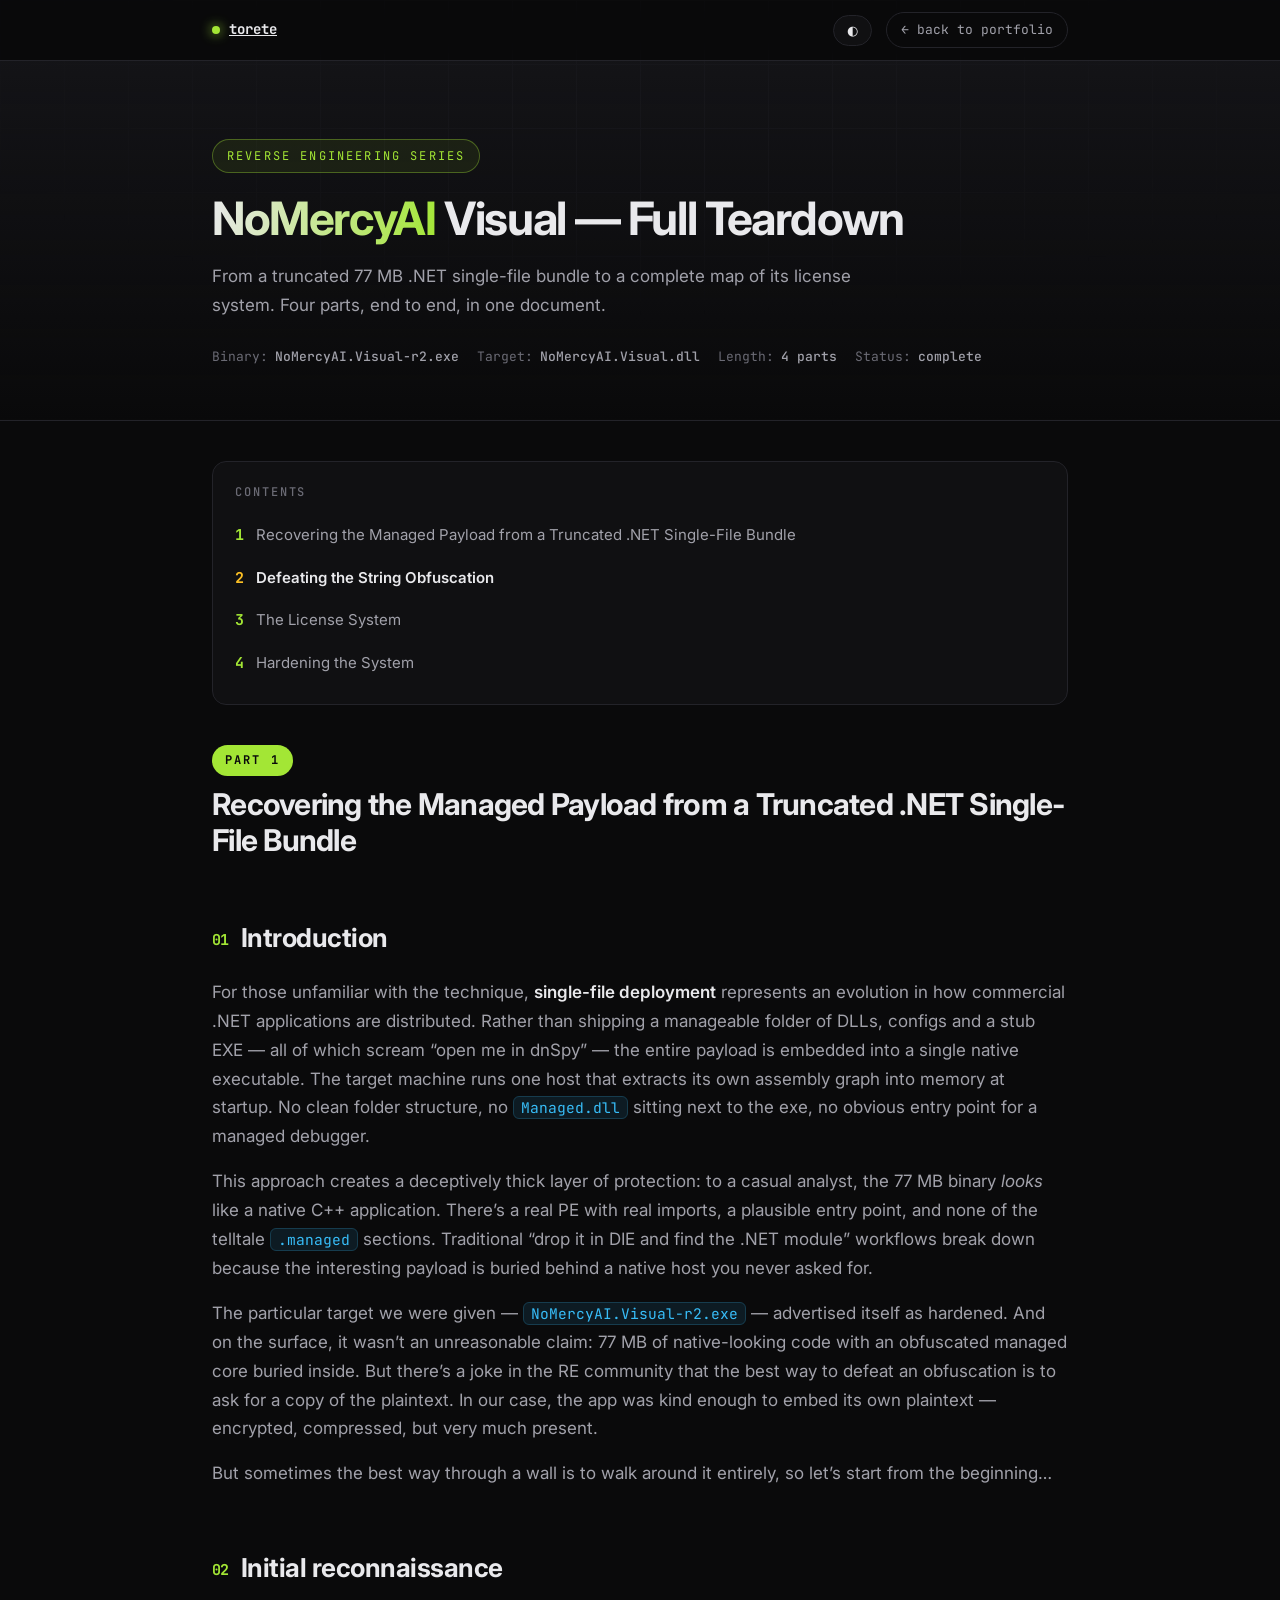
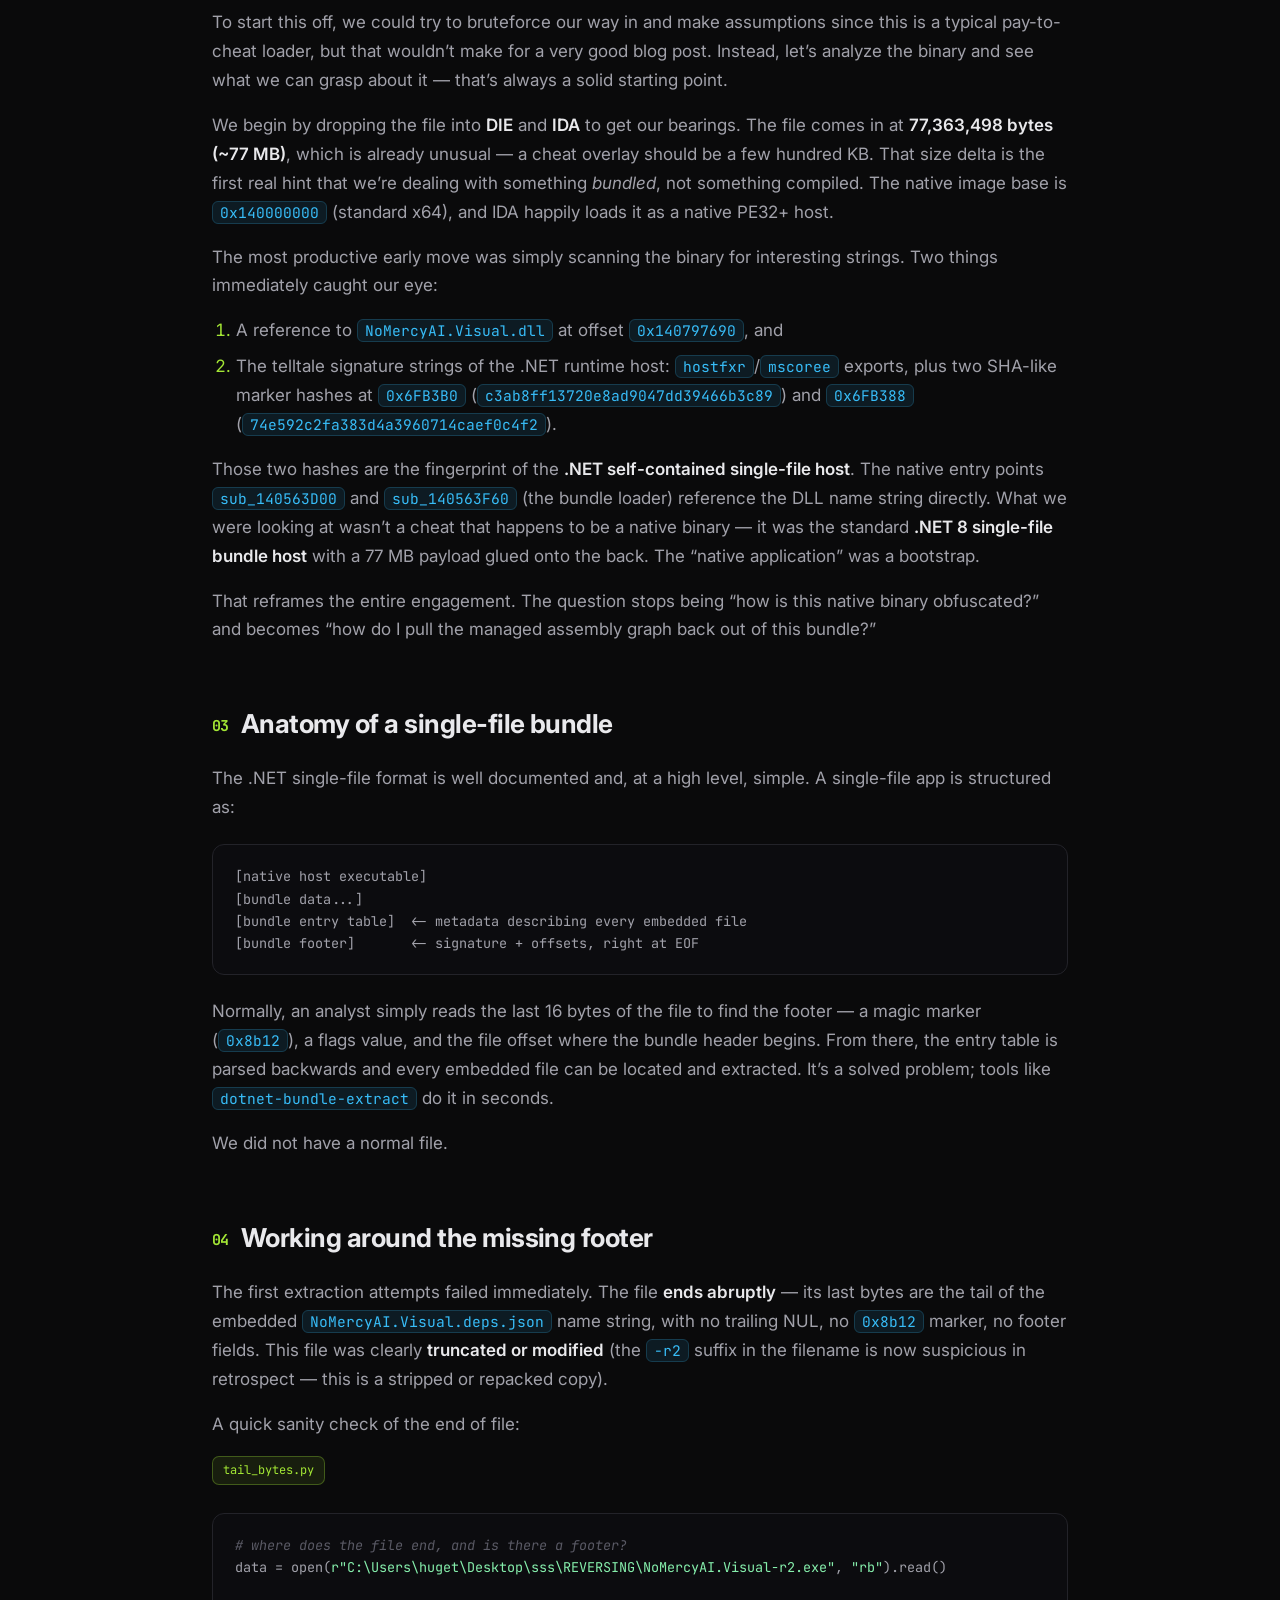
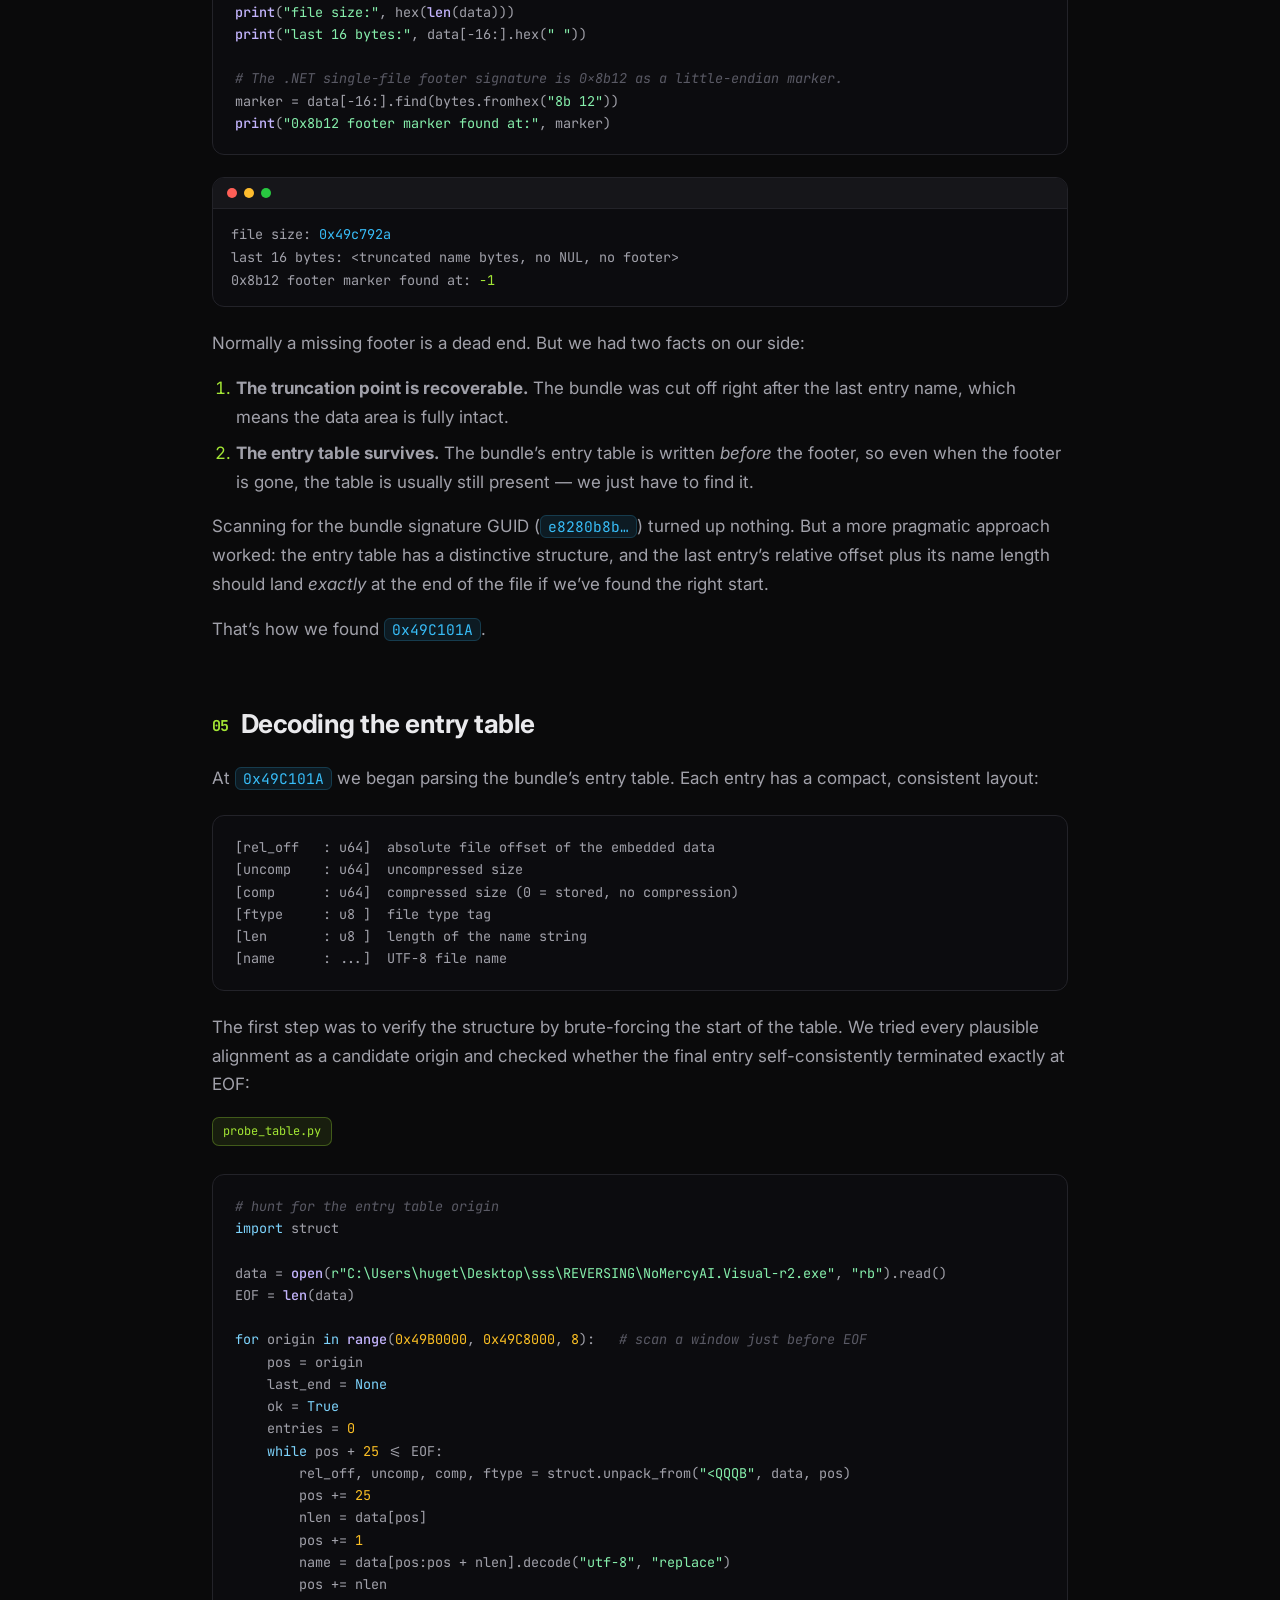
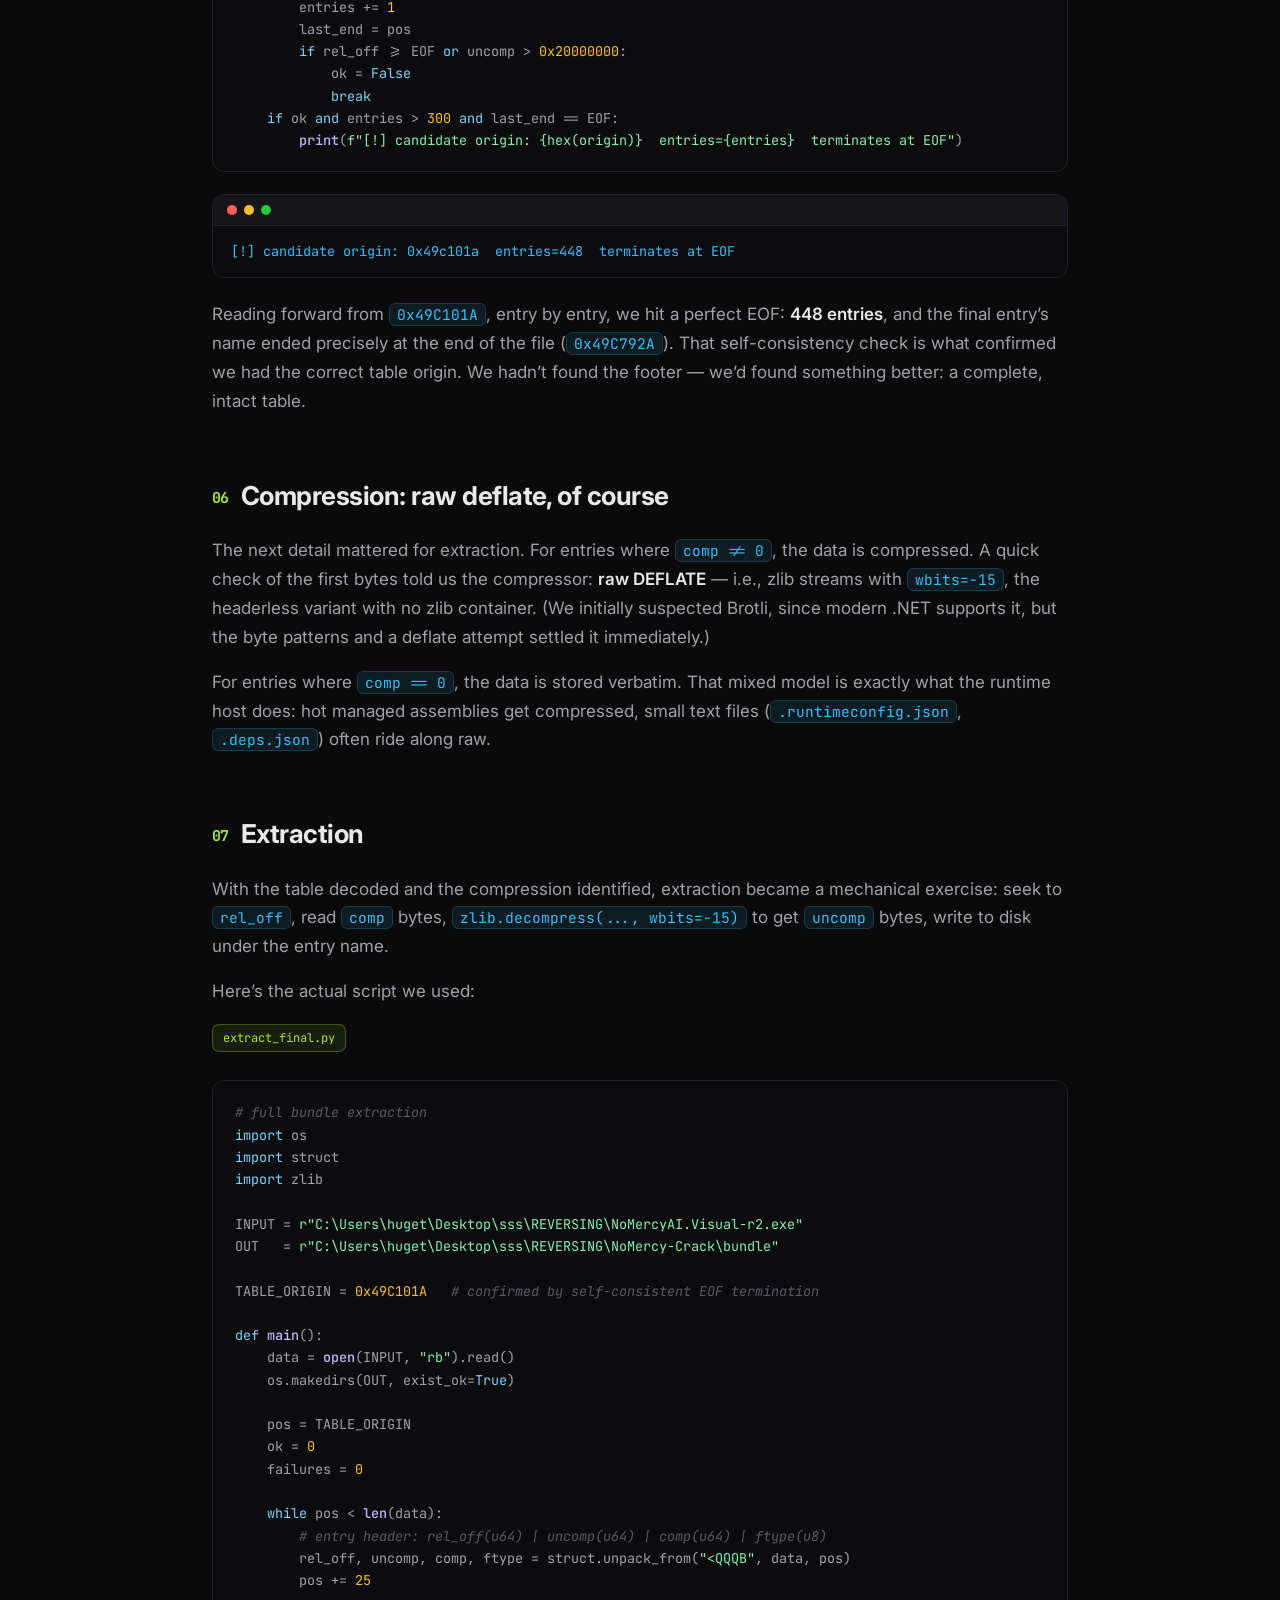
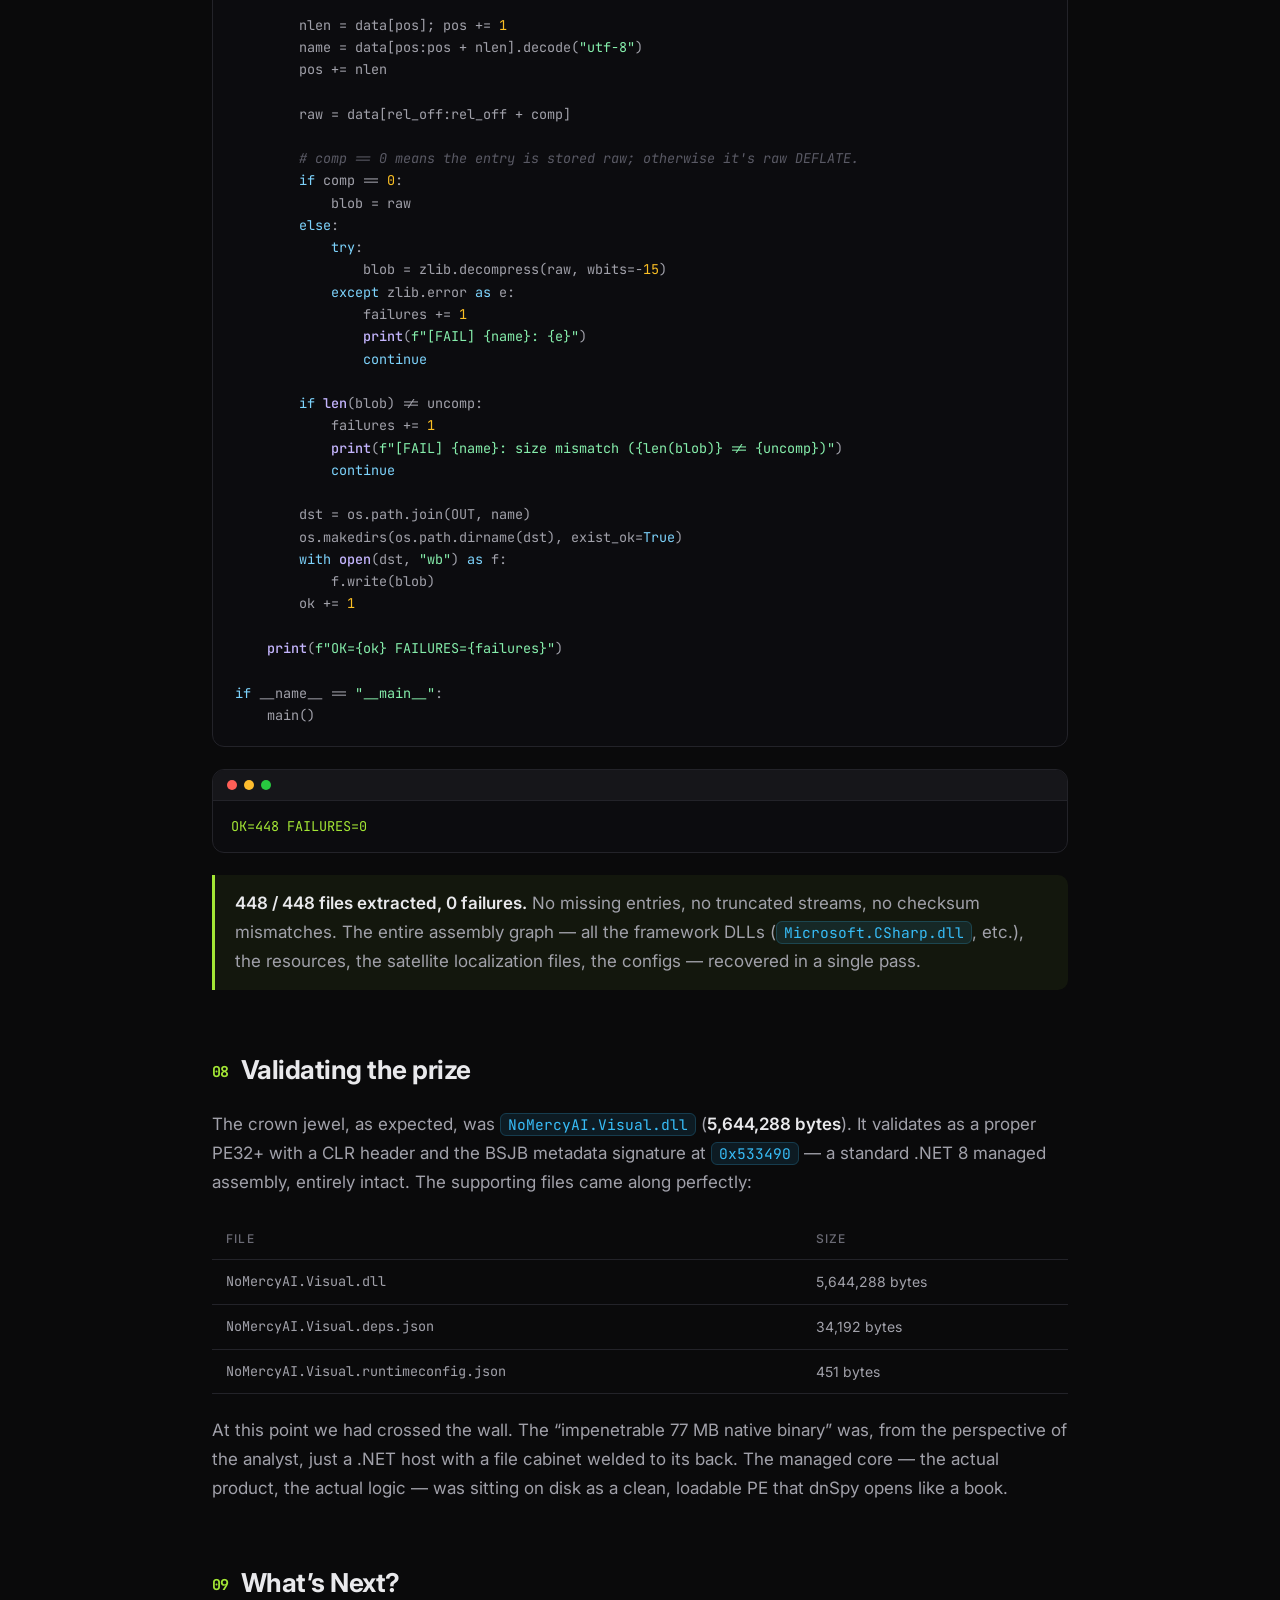
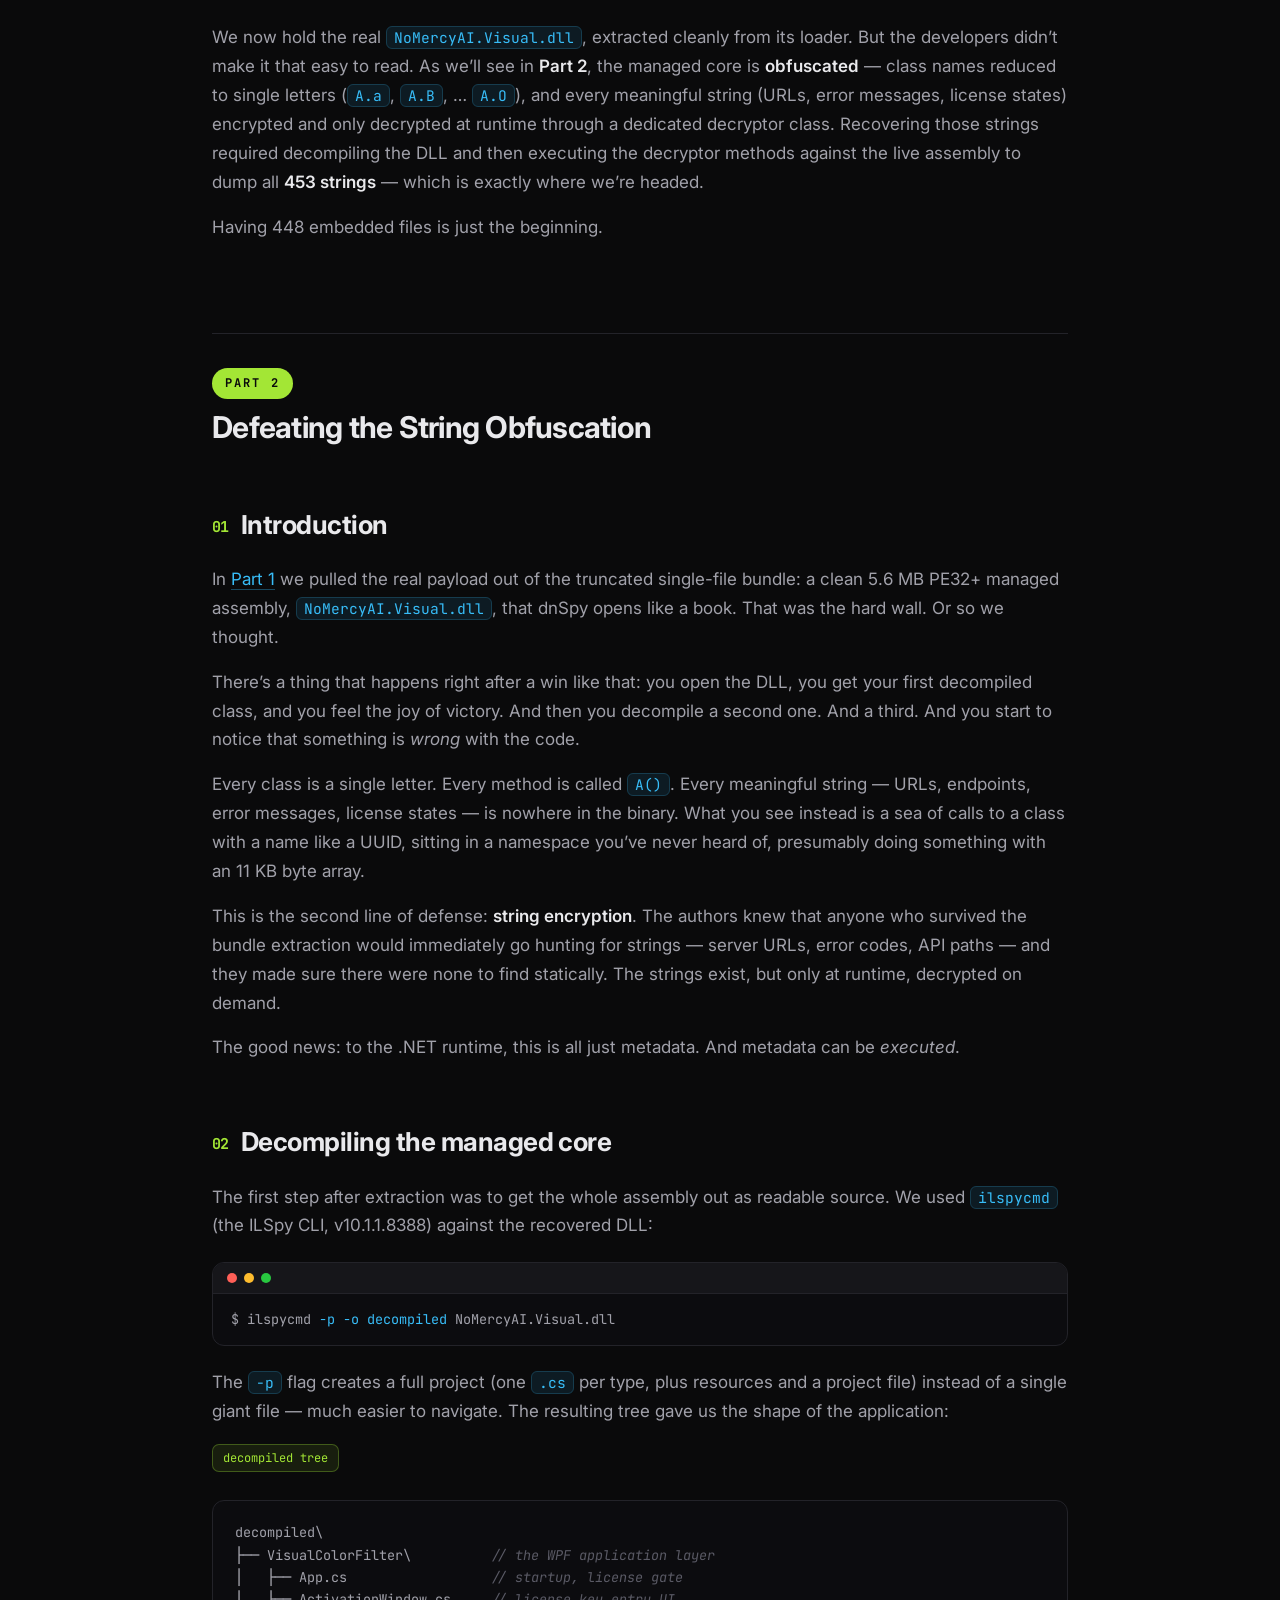
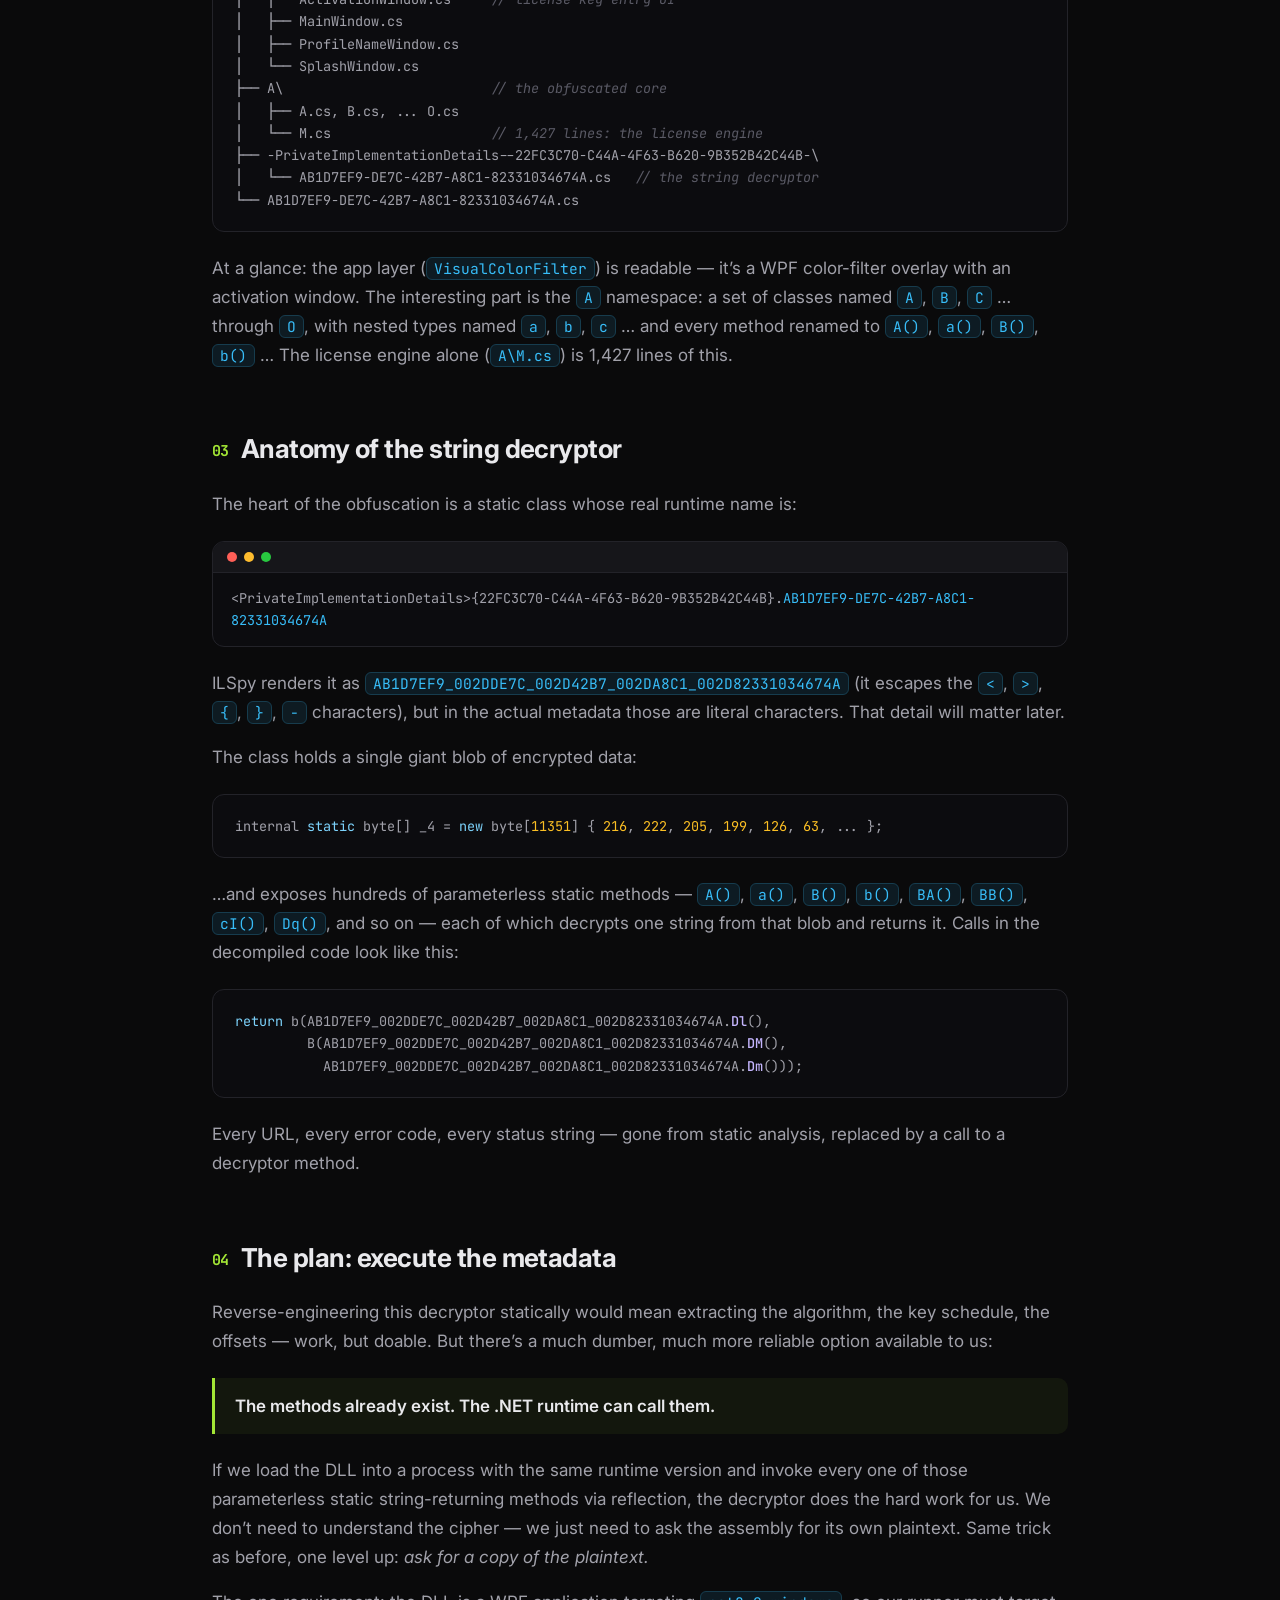
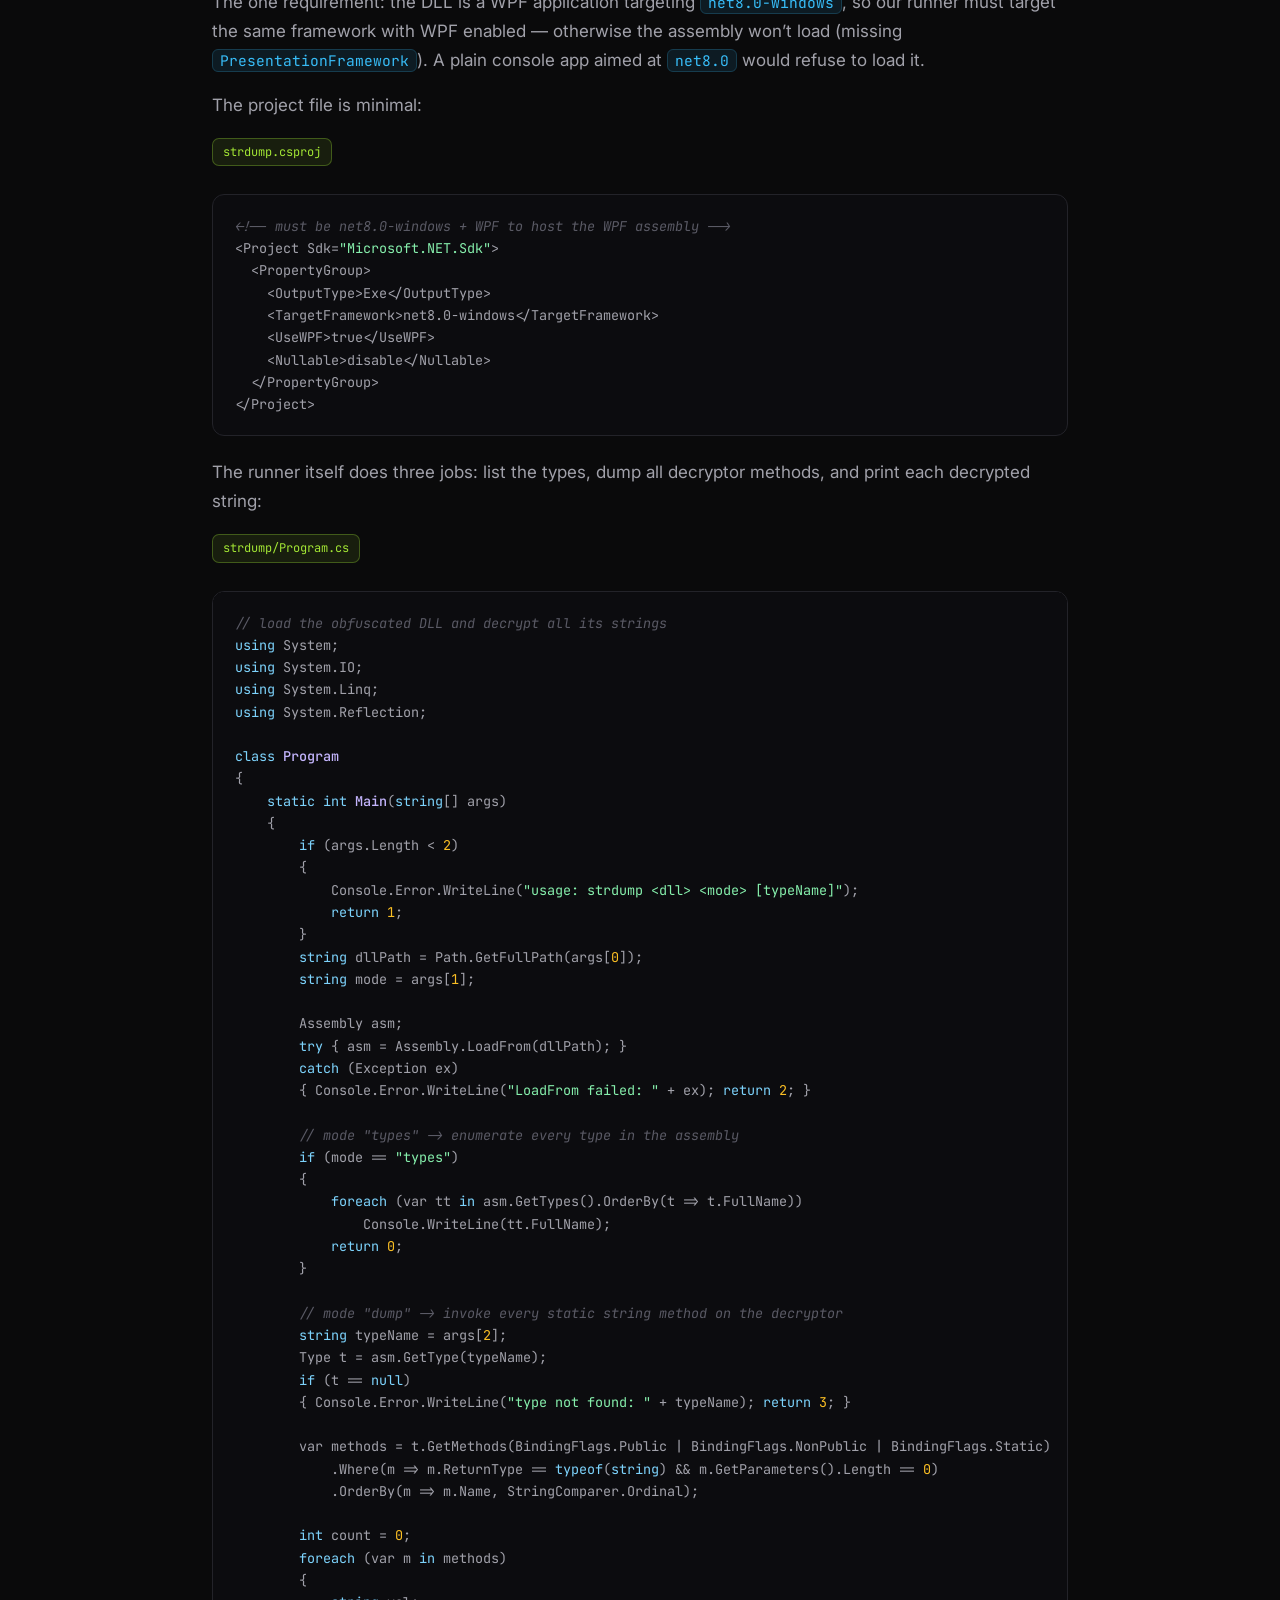
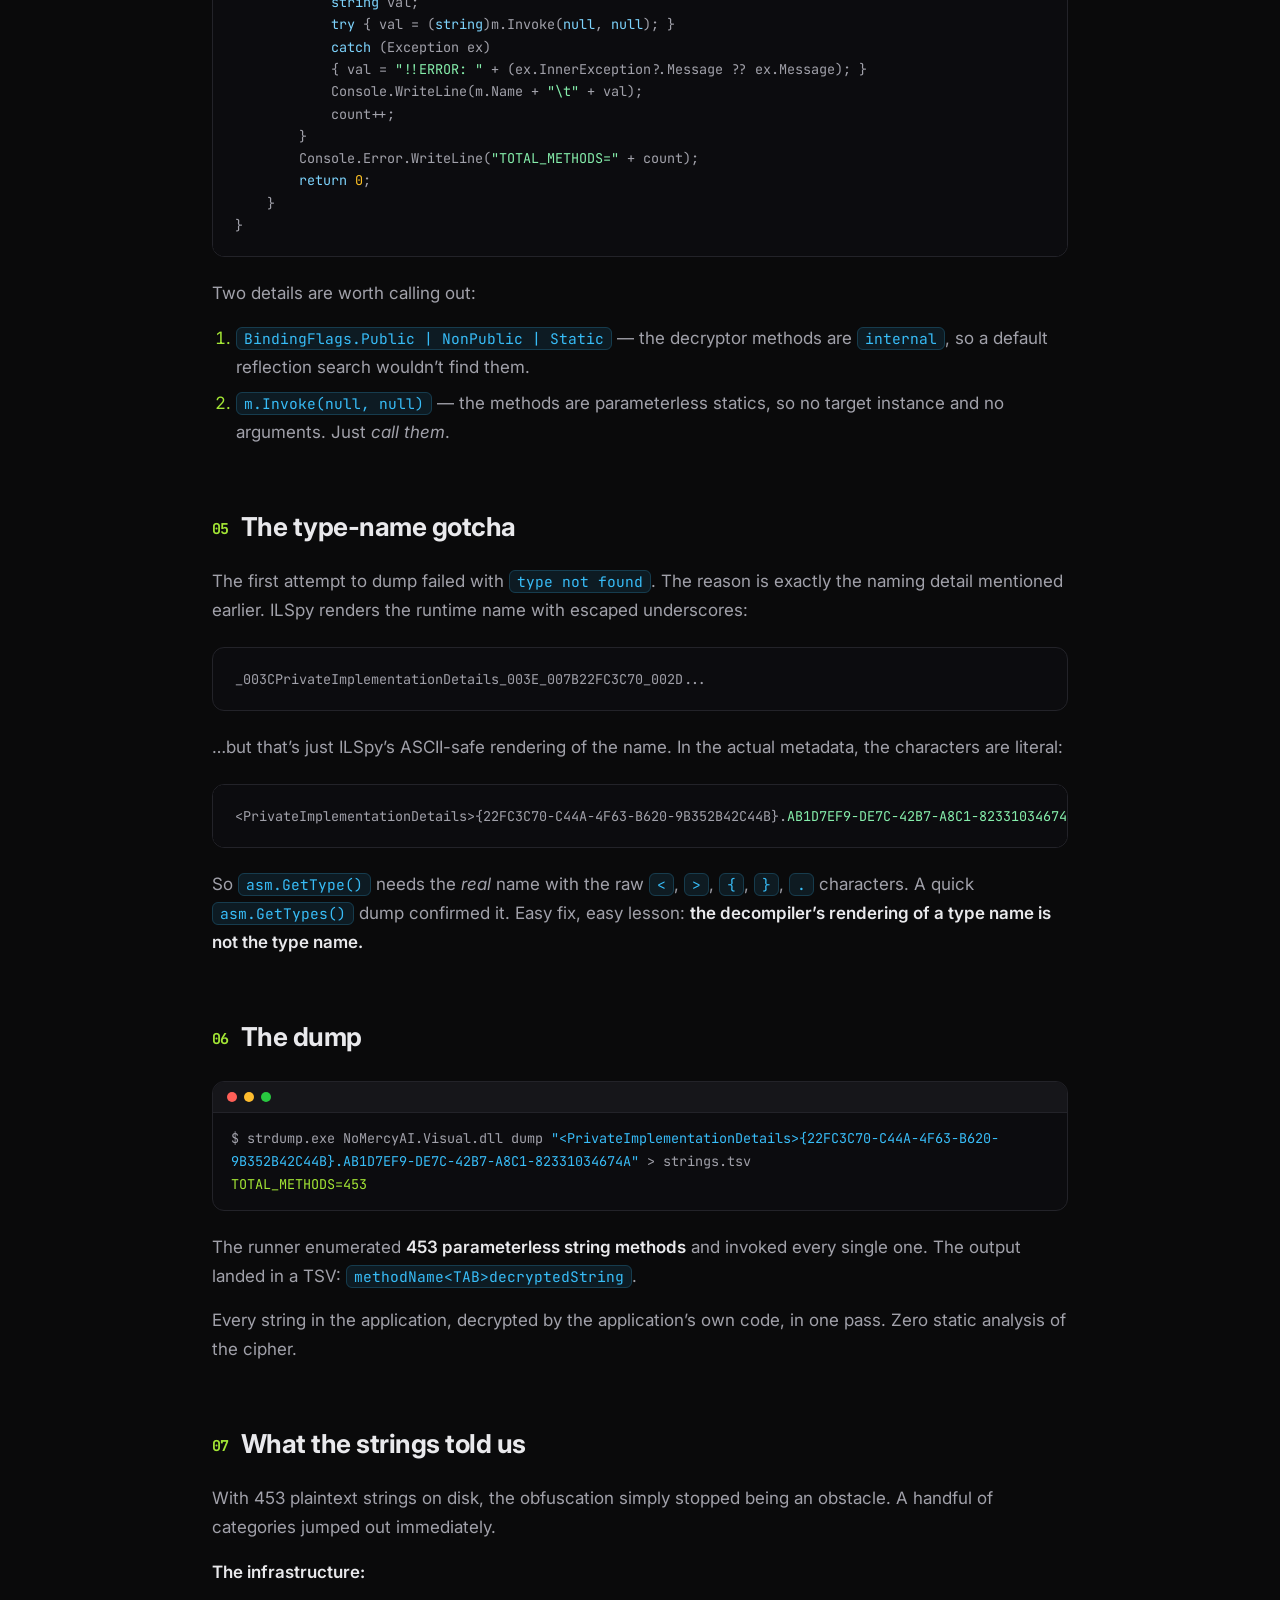
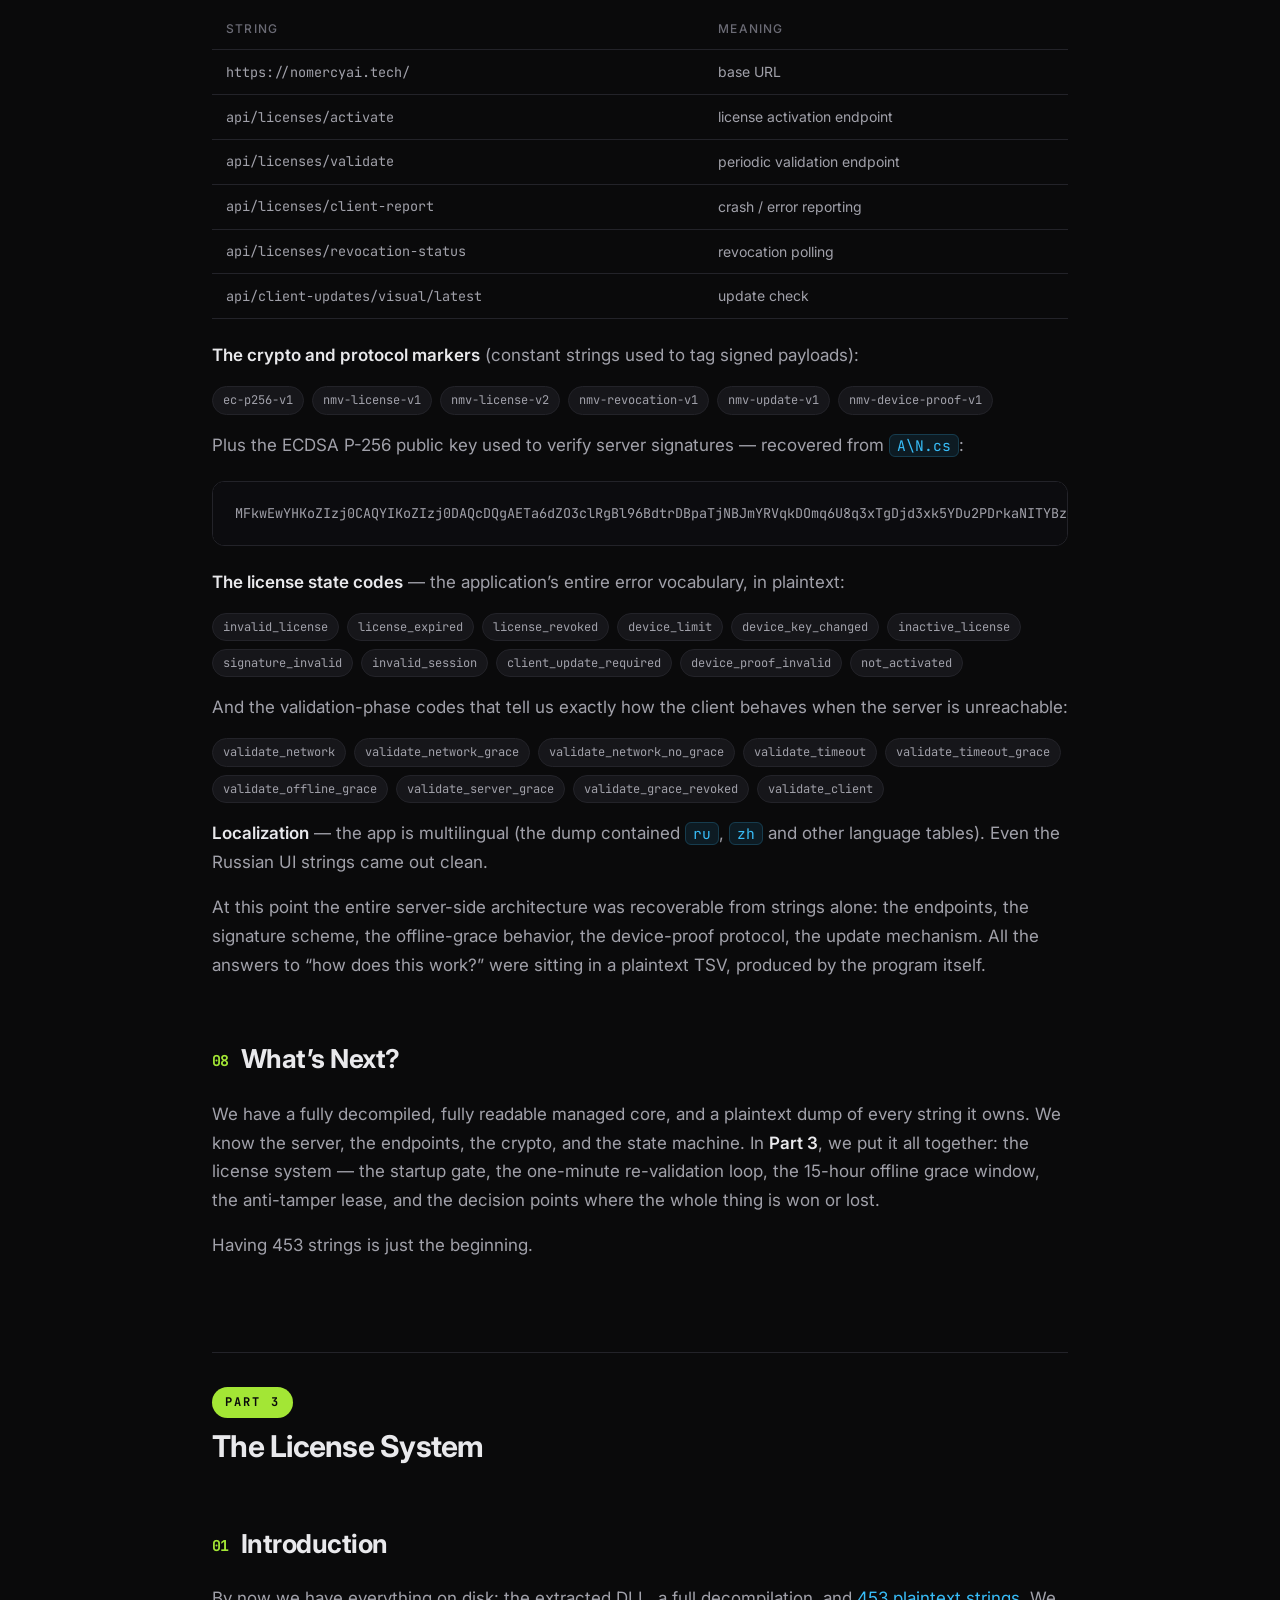
<file: blog/index.html>
<!DOCTYPE html>
<html lang="en" data-theme="dark">
<head>
<meta charset="utf-8">
<meta name="viewport" content="width=device-width, initial-scale=1">
<title>NoMercyAI Visual â€” Full Teardown | torete</title>
<meta name="description" content="A four-part reverse engineering teardown of NoMercyAI Visual: recovering a truncated .NET single-file bundle, defeating string obfuscation, mapping the ECDSA license system and the hardening fixes it exposed.">
<link rel="preconnect" href="https://fonts.googleapis.com">
<link href="https://fonts.googleapis.com/css2?family=Inter:wght@400;500;600;700&family=JetBrains+Mono:wght@400;500;700&display=swap" rel="stylesheet">
<link rel="stylesheet" href="blog.css">
</head>
<body>

<header class="hero" id="top">
  <div class="container">
    <span class="kicker">Reverse Engineering Series</span>
    <h1><em>NoMercyAI</em> Visual &mdash; Full Teardown</h1>
    <p class="sub">From a truncated 77 MB .NET single-file bundle to a complete map of its license system. Four parts, end to end, in one document.</p>
    <div class="meta">
      <span>Binary: <b>NoMercyAI.Visual-r2.exe</b></span>
      <span>Target: <b>NoMercyAI.Visual.dll</b></span>
      <span>Length: <b>4 parts</b></span>
      <span>Status: <b>complete</b></span>
    </div>
  </div>
</header>

<div class="container">

  <nav class="series">
    <h4>Contents</h4>
    <ol>
        <li><a href="#p1">Recovering the Managed Payload from a Truncated .NET Single-File Bundle</a></li>
        <li><a href="#p2">Defeating the String Obfuscation</a></li>
        <li><a href="#p3">The License System</a></li>
        <li><a href="#p4">Hardening the System</a></li>
    </ol>
  </nav>

  <article>
      <h2 class="partdiv" id="p1"><span class="partdiv__n">Part 1</span><span class="partdiv__t">Recovering the Managed Payload from a Truncated .NET Single-File Bundle</span></h2>
<h2 id="p1-intro"><span class="n">01</span>Introduction</h2>
    <p>For those unfamiliar with the technique, <strong>single-file deployment</strong> represents an evolution in how commercial .NET applications are distributed. Rather than shipping a manageable folder of DLLs, configs and a stub EXE &mdash; all of which scream &ldquo;open me in dnSpy&rdquo; &mdash; the entire payload is embedded into a single native executable. The target machine runs one host that extracts its own assembly graph into memory at startup. No clean folder structure, no <code>Managed.dll</code> sitting next to the exe, no obvious entry point for a managed debugger.</p>
    <p>This approach creates a deceptively thick layer of protection: to a casual analyst, the 77&nbsp;MB binary <em>looks</em> like a native C++ application. There&rsquo;s a real PE with real imports, a plausible entry point, and none of the telltale <code>.managed</code> sections. Traditional &ldquo;drop it in DIE and find the .NET module&rdquo; workflows break down because the interesting payload is buried behind a native host you never asked for.</p>
    <p>The particular target we were given &mdash; <code>NoMercyAI.Visual-r2.exe</code> &mdash; advertised itself as hardened. And on the surface, it wasn&rsquo;t an unreasonable claim: 77&nbsp;MB of native-looking code with an obfuscated managed core buried inside. But there&rsquo;s a joke in the RE community that the best way to defeat an obfuscation is to ask for a copy of the plaintext. In our case, the app was kind enough to embed its own plaintext &mdash; encrypted, compressed, but very much present.</p>
    <p>But sometimes the best way through a wall is to walk around it entirely, so let&rsquo;s start from the beginning&hellip;</p>

    
    <h2 id="p1-recon"><span class="n">02</span>Initial reconnaissance</h2>
    <p>To start this off, we could try to bruteforce our way in and make assumptions since this is a typical pay-to-cheat loader, but that wouldn&rsquo;t make for a very good blog post. Instead, let&rsquo;s analyze the binary and see what we can grasp about it &mdash; that&rsquo;s always a solid starting point.</p>
    <p>We begin by dropping the file into <strong>DIE</strong> and <strong>IDA</strong> to get our bearings. The file comes in at <strong>77,363,498 bytes (~77&nbsp;MB)</strong>, which is already unusual &mdash; a cheat overlay should be a few hundred KB. That size delta is the first real hint that we&rsquo;re dealing with something <em>bundled</em>, not something compiled. The native image base is <code>0x140000000</code> (standard x64), and IDA happily loads it as a native PE32+ host.</p>
    <p>The most productive early move was simply scanning the binary for interesting strings. Two things immediately caught our eye:</p>
    <ol>
      <li>A reference to <code>NoMercyAI.Visual.dll</code> at offset <code>0x140797690</code>, and</li>
      <li>The telltale signature strings of the .NET runtime host: <code>hostfxr</code>/<code>mscoree</code> exports, plus two SHA-like marker hashes at <code>0x6FB3B0</code> (<code>c3ab8ff13720e8ad9047dd39466b3c89</code>) and <code>0x6FB388</code> (<code>74e592c2fa383d4a3960714caef0c4f2</code>).</li>
    </ol>
    <p>Those two hashes are the fingerprint of the <strong>.NET self-contained single-file host</strong>. The native entry points <code>sub_140563D00</code> and <code>sub_140563F60</code> (the bundle loader) reference the DLL name string directly. What we were looking at wasn&rsquo;t a cheat that happens to be a native binary &mdash; it was the standard <strong>.NET 8 single-file bundle host</strong> with a 77&nbsp;MB payload glued onto the back. The &ldquo;native application&rdquo; was a bootstrap.</p>
    <p>That reframes the entire engagement. The question stops being &ldquo;how is this native binary obfuscated?&rdquo; and becomes &ldquo;how do I pull the managed assembly graph back out of this bundle?&rdquo;</p>

    
    <h2 id="p1-anatomy"><span class="n">03</span>Anatomy of a single-file bundle</h2>
    <p>The .NET single-file format is well documented and, at a high level, simple. A single-file app is structured as:</p>
<pre><code>[native host executable]
[bundle data...]
[bundle entry table]  &lt;- metadata describing every embedded file
[bundle footer]       &lt;- signature + offsets, right at EOF</code></pre>
    <p>Normally, an analyst simply reads the last 16 bytes of the file to find the footer &mdash; a magic marker (<code>0x8b12</code>), a flags value, and the file offset where the bundle header begins. From there, the entry table is parsed backwards and every embedded file can be located and extracted. It&rsquo;s a solved problem; tools like <code>dotnet-bundle-extract</code> do it in seconds.</p>
    <p>We did not have a normal file.</p>

    
    <h2 id="p1-footer"><span class="n">04</span>Working around the missing footer</h2>
    <p>The first extraction attempts failed immediately. The file <strong>ends abruptly</strong> &mdash; its last bytes are the tail of the embedded <code>NoMercyAI.Visual.deps.json</code> name string, with no trailing NUL, no <code>0x8b12</code> marker, no footer fields. This file was clearly <strong>truncated or modified</strong> (the <code>-r2</code> suffix in the filename is now suspicious in retrospect &mdash; this is a stripped or repacked copy).</p>
    <p>A quick sanity check of the end of file:</p>

    <span class="filename">tail_bytes.py</span>
<pre><code><span class="tok-c"># where does the file end, and is there a footer?</span>
data = open(<span class="tok-s">r"C:\Users\huget\Desktop\sss\REVERSING\NoMercyAI.Visual-r2.exe"</span>, <span class="tok-s">"rb"</span>).read()

<span class="tok-fn">print</span>(<span class="tok-s">"file size:"</span>, hex(<span class="tok-fn">len</span>(data)))
<span class="tok-fn">print</span>(<span class="tok-s">"last 16 bytes:"</span>, data[-16:].hex(<span class="tok-s">" "</span>))

<span class="tok-c"># The .NET single-file footer signature is 0x8b12 as a little-endian marker.</span>
marker = data[-16:].find(bytes.fromhex(<span class="tok-s">"8b 12"</span>))
<span class="tok-fn">print</span>(<span class="tok-s">"0x8b12 footer marker found at:"</span>, marker)</code></pre>

    <div class="term">
      <div class="bar"><i></i><i></i><i></i></div>
      <div class="body">file size: <span class="hl">0x49c792a</span>
last 16 bytes: &lt;truncated name bytes, no NUL, no footer&gt;
0x8b12 footer marker found at: <span class="ok">-1</span></div>
    </div>

    <p>Normally a missing footer is a dead end. But we had two facts on our side:</p>
    <ol>
      <li><strong>The truncation point is recoverable.</strong> The bundle was cut off right after the last entry name, which means the data area is fully intact.</li>
      <li><strong>The entry table survives.</strong> The bundle&rsquo;s entry table is written <em>before</em> the footer, so even when the footer is gone, the table is usually still present &mdash; we just have to find it.</li>
    </ol>
    <p>Scanning for the bundle signature GUID (<code>e8280b8b&hellip;</code>) turned up nothing. But a more pragmatic approach worked: the entry table has a distinctive structure, and the last entry&rsquo;s relative offset plus its name length should land <em>exactly</em> at the end of the file if we&rsquo;ve found the right start.</p>
    <p>That&rsquo;s how we found <code>0x49C101A</code>.</p>

    
    <h2 id="p1-table"><span class="n">05</span>Decoding the entry table</h2>
    <p>At <code>0x49C101A</code> we began parsing the bundle&rsquo;s entry table. Each entry has a compact, consistent layout:</p>
<pre><code>[rel_off   : u64]  absolute file offset of the embedded data
[uncomp    : u64]  uncompressed size
[comp      : u64]  compressed size (0 = stored, no compression)
[ftype     : u8 ]  file type tag
[len       : u8 ]  length of the name string
[name      : ...]  UTF-8 file name</code></pre>

    <p>The first step was to verify the structure by brute-forcing the start of the table. We tried every plausible alignment as a candidate origin and checked whether the final entry self-consistently terminated exactly at EOF:</p>

    <span class="filename">probe_table.py</span>
<pre><code><span class="tok-c"># hunt for the entry table origin</span>
<span class="tok-k">import</span> struct

data = <span class="tok-fn">open</span>(<span class="tok-s">r"C:\Users\huget\Desktop\sss\REVERSING\NoMercyAI.Visual-r2.exe"</span>, <span class="tok-s">"rb"</span>).read()
EOF = <span class="tok-fn">len</span>(data)

<span class="tok-k">for</span> origin <span class="tok-k">in</span> <span class="tok-fn">range</span>(<span class="tok-n">0x49B0000</span>, <span class="tok-n">0x49C8000</span>, <span class="tok-n">8</span>):   <span class="tok-c"># scan a window just before EOF</span>
    pos = origin
    last_end = <span class="tok-k">None</span>
    ok = <span class="tok-k">True</span>
    entries = <span class="tok-n">0</span>
    <span class="tok-k">while</span> pos + <span class="tok-n">25</span> &lt;= EOF:
        rel_off, uncomp, comp, ftype = struct.unpack_from(<span class="tok-s">"&lt;QQQB"</span>, data, pos)
        pos += <span class="tok-n">25</span>
        nlen = data[pos]
        pos += <span class="tok-n">1</span>
        name = data[pos:pos + nlen].decode(<span class="tok-s">"utf-8"</span>, <span class="tok-s">"replace"</span>)
        pos += nlen
        entries += <span class="tok-n">1</span>
        last_end = pos
        <span class="tok-k">if</span> rel_off &gt;= EOF <span class="tok-k">or</span> uncomp &gt; <span class="tok-n">0x20000000</span>:
            ok = <span class="tok-k">False</span>
            <span class="tok-k">break</span>
    <span class="tok-k">if</span> ok <span class="tok-k">and</span> entries &gt; <span class="tok-n">300</span> <span class="tok-k">and</span> last_end == EOF:
        <span class="tok-fn">print</span>(<span class="tok-s">f"[!] candidate origin: {hex(origin)}  entries={entries}  terminates at EOF"</span>)</code></pre>

    <div class="term">
      <div class="bar"><i></i><i></i><i></i></div>
      <div class="body"><span class="hl">[!] candidate origin: 0x49c101a  entries=448  terminates at EOF</span></div>
    </div>

    <p>Reading forward from <code>0x49C101A</code>, entry by entry, we hit a perfect EOF: <strong>448 entries</strong>, and the final entry&rsquo;s name ended precisely at the end of the file (<code>0x49C792A</code>). That self-consistency check is what confirmed we had the correct table origin. We hadn&rsquo;t found the footer &mdash; we&rsquo;d found something better: a complete, intact table.</p>

    
    <h2 id="p1-compression"><span class="n">06</span>Compression: raw deflate, of course</h2>
    <p>The next detail mattered for extraction. For entries where <code>comp != 0</code>, the data is compressed. A quick check of the first bytes told us the compressor: <strong>raw DEFLATE</strong> &mdash; i.e., zlib streams with <code>wbits=-15</code>, the headerless variant with no zlib container. (We initially suspected Brotli, since modern .NET supports it, but the byte patterns and a deflate attempt settled it immediately.)</p>
    <p>For entries where <code>comp == 0</code>, the data is stored verbatim. That mixed model is exactly what the runtime host does: hot managed assemblies get compressed, small text files (<code>.runtimeconfig.json</code>, <code>.deps.json</code>) often ride along raw.</p>

    
    <h2 id="p1-extract"><span class="n">07</span>Extraction</h2>
    <p>With the table decoded and the compression identified, extraction became a mechanical exercise: seek to <code>rel_off</code>, read <code>comp</code> bytes, <code>zlib.decompress(..., wbits=-15)</code> to get <code>uncomp</code> bytes, write to disk under the entry name.</p>
    <p>Here&rsquo;s the actual script we used:</p>

    <span class="filename">extract_final.py</span>
<pre><code><span class="tok-c"># full bundle extraction</span>
<span class="tok-k">import</span> os
<span class="tok-k">import</span> struct
<span class="tok-k">import</span> zlib

INPUT = <span class="tok-s">r"C:\Users\huget\Desktop\sss\REVERSING\NoMercyAI.Visual-r2.exe"</span>
OUT   = <span class="tok-s">r"C:\Users\huget\Desktop\sss\REVERSING\NoMercy-Crack\bundle"</span>

TABLE_ORIGIN = <span class="tok-n">0x49C101A</span>   <span class="tok-c"># confirmed by self-consistent EOF termination</span>

<span class="tok-k">def</span> <span class="tok-fn">main</span>():
    data = <span class="tok-fn">open</span>(INPUT, <span class="tok-s">"rb"</span>).read()
    os.makedirs(OUT, exist_ok=<span class="tok-k">True</span>)

    pos = TABLE_ORIGIN
    ok = <span class="tok-n">0</span>
    failures = <span class="tok-n">0</span>

    <span class="tok-k">while</span> pos &lt; <span class="tok-fn">len</span>(data):
        <span class="tok-c"># entry header: rel_off(u64) | uncomp(u64) | comp(u64) | ftype(u8)</span>
        rel_off, uncomp, comp, ftype = struct.unpack_from(<span class="tok-s">"&lt;QQQB"</span>, data, pos)
        pos += <span class="tok-n">25</span>

        nlen = data[pos]; pos += <span class="tok-n">1</span>
        name = data[pos:pos + nlen].decode(<span class="tok-s">"utf-8"</span>)
        pos += nlen

        raw = data[rel_off:rel_off + comp]

        <span class="tok-c"># comp == 0 means the entry is stored raw; otherwise it's raw DEFLATE.</span>
        <span class="tok-k">if</span> comp == <span class="tok-n">0</span>:
            blob = raw
        <span class="tok-k">else</span>:
            <span class="tok-k">try</span>:
                blob = zlib.decompress(raw, wbits=-<span class="tok-n">15</span>)
            <span class="tok-k">except</span> zlib.error <span class="tok-k">as</span> e:
                failures += <span class="tok-n">1</span>
                <span class="tok-fn">print</span>(<span class="tok-s">f"[FAIL] {name}: {e}"</span>)
                <span class="tok-k">continue</span>

        <span class="tok-k">if</span> <span class="tok-fn">len</span>(blob) != uncomp:
            failures += <span class="tok-n">1</span>
            <span class="tok-fn">print</span>(<span class="tok-s">f"[FAIL] {name}: size mismatch ({len(blob)} != {uncomp})"</span>)
            <span class="tok-k">continue</span>

        dst = os.path.join(OUT, name)
        os.makedirs(os.path.dirname(dst), exist_ok=<span class="tok-k">True</span>)
        <span class="tok-k">with</span> <span class="tok-fn">open</span>(dst, <span class="tok-s">"wb"</span>) <span class="tok-k">as</span> f:
            f.write(blob)
        ok += <span class="tok-n">1</span>

    <span class="tok-fn">print</span>(<span class="tok-s">f"OK={ok} FAILURES={failures}"</span>)

<span class="tok-k">if</span> __name__ == <span class="tok-s">"__main__"</span>:
    main()</code></pre>

    <div class="term">
      <div class="bar"><i></i><i></i><i></i></div>
      <div class="body"><span class="ok">OK=448 FAILURES=0</span></div>
    </div>

    <blockquote><p><strong>448 / 448 files extracted, 0 failures.</strong> No missing entries, no truncated streams, no checksum mismatches. The entire assembly graph &mdash; all the framework DLLs (<code>Microsoft.CSharp.dll</code>, etc.), the resources, the satellite localization files, the configs &mdash; recovered in a single pass.</p></blockquote>

    
    <h2 id="p1-validate"><span class="n">08</span>Validating the prize</h2>
    <p>The crown jewel, as expected, was <code>NoMercyAI.Visual.dll</code> (<strong>5,644,288 bytes</strong>). It validates as a proper PE32+ with a CLR header and the BSJB metadata signature at <code>0x533490</code> &mdash; a standard .NET 8 managed assembly, entirely intact. The supporting files came along perfectly:</p>

    <table>
      <thead><tr><th>File</th><th>Size</th></tr></thead>
      <tbody>
        <tr><td>NoMercyAI.Visual.dll</td><td>5,644,288 bytes</td></tr>
        <tr><td>NoMercyAI.Visual.deps.json</td><td>34,192 bytes</td></tr>
        <tr><td>NoMercyAI.Visual.runtimeconfig.json</td><td>451 bytes</td></tr>
      </tbody>
    </table>

    <p>At this point we had crossed the wall. The &ldquo;impenetrable 77&nbsp;MB native binary&rdquo; was, from the perspective of the analyst, just a .NET host with a file cabinet welded to its back. The managed core &mdash; the actual product, the actual logic &mdash; was sitting on disk as a clean, loadable PE that dnSpy opens like a book.</p>

    
    <h2 id="p1-next"><span class="n">09</span>What&rsquo;s Next?</h2>
    <p>We now hold the real <code>NoMercyAI.Visual.dll</code>, extracted cleanly from its loader. But the developers didn&rsquo;t make it that easy to read. As we&rsquo;ll see in <strong>Part 2</strong>, the managed core is <strong>obfuscated</strong> &mdash; class names reduced to single letters (<code>A.a</code>, <code>A.B</code>, &hellip; <code>A.O</code>), and every meaningful string (URLs, error messages, license states) encrypted and only decrypted at runtime through a dedicated decryptor class. Recovering those strings required decompiling the DLL and then executing the decryptor methods against the live assembly to dump all <strong>453 strings</strong> &mdash; which is exactly where we&rsquo;re headed.</p>
    <p>Having 448 embedded files is just the beginning.</p>
      <h2 class="partdiv" id="p2"><span class="partdiv__n">Part 2</span><span class="partdiv__t">Defeating the String Obfuscation</span></h2>
<h2 id="p2-intro"><span class="n">01</span>Introduction</h2>
    <p>In <a href="#p1">Part 1</a> we pulled the real payload out of the truncated single-file bundle: a clean 5.6&nbsp;MB PE32+ managed assembly, <code>NoMercyAI.Visual.dll</code>, that dnSpy opens like a book. That was the hard wall. Or so we thought.</p>
    <p>There&rsquo;s a thing that happens right after a win like that: you open the DLL, you get your first decompiled class, and you feel the joy of victory. And then you decompile a second one. And a third. And you start to notice that something is <em>wrong</em> with the code.</p>
    <p>Every class is a single letter. Every method is called <code>A()</code>. Every meaningful string &mdash; URLs, endpoints, error messages, license states &mdash; is nowhere in the binary. What you see instead is a sea of calls to a class with a name like a UUID, sitting in a namespace you&rsquo;ve never heard of, presumably doing something with an 11&nbsp;KB byte array.</p>
    <p>This is the second line of defense: <strong>string encryption</strong>. The authors knew that anyone who survived the bundle extraction would immediately go hunting for strings &mdash; server URLs, error codes, API paths &mdash; and they made sure there were none to find statically. The strings exist, but only at runtime, decrypted on demand.</p>
    <p>The good news: to the .NET runtime, this is all just metadata. And metadata can be <em>executed</em>.</p>

    
    <h2 id="p2-decompile"><span class="n">02</span>Decompiling the managed core</h2>
    <p>The first step after extraction was to get the whole assembly out as readable source. We used <code>ilspycmd</code> (the ILSpy CLI, v10.1.1.8388) against the recovered DLL:</p>
    <div class="term">
      <div class="bar"><i></i><i></i><i></i></div>
      <div class="body">$ ilspycmd <span class="hl">-p -o decompiled</span> NoMercyAI.Visual.dll</div>
    </div>
    <p>The <code>-p</code> flag creates a full project (one <code>.cs</code> per type, plus resources and a project file) instead of a single giant file &mdash; much easier to navigate. The resulting tree gave us the shape of the application:</p>

    <span class="filename">decompiled tree</span>
<pre><code>decompiled\
├── VisualColorFilter\          <span class="tok-c">// the WPF application layer</span>
│   ├── App.cs                  <span class="tok-c">// startup, license gate</span>
│   ├── ActivationWindow.cs     <span class="tok-c">// license key entry UI</span>
│   ├── MainWindow.cs
│   ├── ProfileNameWindow.cs
│   └── SplashWindow.cs
├── A\                          <span class="tok-c">// the obfuscated core</span>
│   ├── A.cs, B.cs, ... O.cs
│   └── M.cs                    <span class="tok-c">// 1,427 lines: the license engine</span>
├── -PrivateImplementationDetails--22FC3C70-C44A-4F63-B620-9B352B42C44B-\
│   └── AB1D7EF9-DE7C-42B7-A8C1-82331034674A.cs   <span class="tok-c">// the string decryptor</span>
└── AB1D7EF9-DE7C-42B7-A8C1-82331034674A.cs</code></pre>

    <p>At a glance: the app layer (<code>VisualColorFilter</code>) is readable &mdash; it&rsquo;s a WPF color-filter overlay with an activation window. The interesting part is the <code>A</code> namespace: a set of classes named <code>A</code>, <code>B</code>, <code>C</code> &hellip; through <code>O</code>, with nested types named <code>a</code>, <code>b</code>, <code>c</code> &hellip; and every method renamed to <code>A()</code>, <code>a()</code>, <code>B()</code>, <code>b()</code> &hellip; The license engine alone (<code>A\M.cs</code>) is 1,427 lines of this.</p>

    
    <h2 id="p2-anatomy"><span class="n">03</span>Anatomy of the string decryptor</h2>
    <p>The heart of the obfuscation is a static class whose real runtime name is:</p>
    <div class="term">
      <div class="bar"><i></i><i></i><i></i></div>
      <div class="body">&lt;PrivateImplementationDetails&gt;{22FC3C70-C44A-4F63-B620-9B352B42C44B}.<span class="hl">AB1D7EF9-DE7C-42B7-A8C1-82331034674A</span></div>
    </div>
    <p>ILSpy renders it as <code>AB1D7EF9_002DDE7C_002D42B7_002DA8C1_002D82331034674A</code> (it escapes the <code>&lt;</code>, <code>&gt;</code>, <code>{</code>, <code>}</code>, <code>-</code> characters), but in the actual metadata those are literal characters. That detail will matter later.</p>
    <p>The class holds a single giant blob of encrypted data:</p>
<pre><code>internal <span class="tok-k">static</span> byte[] _4 = <span class="tok-k">new</span> byte[<span class="tok-n">11351</span>] { <span class="tok-n">216</span>, <span class="tok-n">222</span>, <span class="tok-n">205</span>, <span class="tok-n">199</span>, <span class="tok-n">126</span>, <span class="tok-n">63</span>, ... };</code></pre>
    <p>&hellip;and exposes hundreds of parameterless static methods &mdash; <code>A()</code>, <code>a()</code>, <code>B()</code>, <code>b()</code>, <code>BA()</code>, <code>BB()</code>, <code>cI()</code>, <code>Dq()</code>, and so on &mdash; each of which decrypts one string from that blob and returns it. Calls in the decompiled code look like this:</p>
<pre><code><span class="tok-k">return</span> b(AB1D7EF9_002DDE7C_002D42B7_002DA8C1_002D82331034674A.<span class="tok-fn">Dl</span>(),
         B(AB1D7EF9_002DDE7C_002D42B7_002DA8C1_002D82331034674A.<span class="tok-fn">DM</span>(),
           AB1D7EF9_002DDE7C_002D42B7_002DA8C1_002D82331034674A.<span class="tok-fn">Dm</span>()));</code></pre>
    <p>Every URL, every error code, every status string &mdash; gone from static analysis, replaced by a call to a decryptor method.</p>

    
    <h2 id="p2-plan"><span class="n">04</span>The plan: execute the metadata</h2>
    <p>Reverse-engineering this decryptor statically would mean extracting the algorithm, the key schedule, the offsets &mdash; work, but doable. But there&rsquo;s a much dumber, much more reliable option available to us:</p>
    <blockquote><p><strong>The methods already exist. The .NET runtime can call them.</strong></p></blockquote>
    <p>If we load the DLL into a process with the same runtime version and invoke every one of those parameterless static string-returning methods via reflection, the decryptor does the hard work for us. We don&rsquo;t need to understand the cipher &mdash; we just need to ask the assembly for its own plaintext. Same trick as before, one level up: <em>ask for a copy of the plaintext.</em></p>
    <p>The one requirement: the DLL is a WPF application targeting <code>net8.0-windows</code>, so our runner must target the same framework with WPF enabled &mdash; otherwise the assembly won&rsquo;t load (missing <code>PresentationFramework</code>). A plain console app aimed at <code>net8.0</code> would refuse to load it.</p>

    <p>The project file is minimal:</p>
    <span class="filename">strdump.csproj</span>
<pre><code><span class="tok-c">&lt;!-- must be net8.0-windows + WPF to host the WPF assembly --&gt;</span>
&lt;Project Sdk=<span class="tok-s">"Microsoft.NET.Sdk"</span>&gt;
  &lt;PropertyGroup&gt;
    &lt;OutputType&gt;Exe&lt;/OutputType&gt;
    &lt;TargetFramework&gt;net8.0-windows&lt;/TargetFramework&gt;
    &lt;UseWPF&gt;true&lt;/UseWPF&gt;
    &lt;Nullable&gt;disable&lt;/Nullable&gt;
  &lt;/PropertyGroup&gt;
&lt;/Project&gt;</code></pre>

    <p>The runner itself does three jobs: list the types, dump all decryptor methods, and print each decrypted string:</p>
    <span class="filename">strdump/Program.cs</span>
<pre><code><span class="tok-c">// load the obfuscated DLL and decrypt all its strings</span>
<span class="tok-k">using</span> System;
<span class="tok-k">using</span> System.IO;
<span class="tok-k">using</span> System.Linq;
<span class="tok-k">using</span> System.Reflection;

<span class="tok-k">class</span> <span class="tok-fn">Program</span>
{
    <span class="tok-k">static int</span> <span class="tok-fn">Main</span>(<span class="tok-k">string</span>[] args)
    {
        <span class="tok-k">if</span> (args.Length &lt; <span class="tok-n">2</span>)
        {
            Console.Error.WriteLine(<span class="tok-s">"usage: strdump &lt;dll&gt; &lt;mode&gt; [typeName]"</span>);
            <span class="tok-k">return</span> <span class="tok-n">1</span>;
        }
        <span class="tok-k">string</span> dllPath = Path.GetFullPath(args[<span class="tok-n">0</span>]);
        <span class="tok-k">string</span> mode = args[<span class="tok-n">1</span>];

        Assembly asm;
        <span class="tok-k">try</span> { asm = Assembly.LoadFrom(dllPath); }
        <span class="tok-k">catch</span> (Exception ex)
        { Console.Error.WriteLine(<span class="tok-s">"LoadFrom failed: "</span> + ex); <span class="tok-k">return</span> <span class="tok-n">2</span>; }

        <span class="tok-c">// mode "types" -&gt; enumerate every type in the assembly</span>
        <span class="tok-k">if</span> (mode == <span class="tok-s">"types"</span>)
        {
            <span class="tok-k">foreach</span> (var tt <span class="tok-k">in</span> asm.GetTypes().OrderBy(t =&gt; t.FullName))
                Console.WriteLine(tt.FullName);
            <span class="tok-k">return</span> <span class="tok-n">0</span>;
        }

        <span class="tok-c">// mode "dump" -&gt; invoke every static string method on the decryptor</span>
        <span class="tok-k">string</span> typeName = args[<span class="tok-n">2</span>];
        Type t = asm.GetType(typeName);
        <span class="tok-k">if</span> (t == <span class="tok-k">null</span>)
        { Console.Error.WriteLine(<span class="tok-s">"type not found: "</span> + typeName); <span class="tok-k">return</span> <span class="tok-n">3</span>; }

        var methods = t.GetMethods(BindingFlags.Public | BindingFlags.NonPublic | BindingFlags.Static)
            .Where(m =&gt; m.ReturnType == <span class="tok-k">typeof</span>(<span class="tok-k">string</span>) &amp;&amp; m.GetParameters().Length == <span class="tok-n">0</span>)
            .OrderBy(m =&gt; m.Name, StringComparer.Ordinal);

        <span class="tok-k">int</span> count = <span class="tok-n">0</span>;
        <span class="tok-k">foreach</span> (var m <span class="tok-k">in</span> methods)
        {
            <span class="tok-k">string</span> val;
            <span class="tok-k">try</span> { val = (<span class="tok-k">string</span>)m.Invoke(<span class="tok-k">null</span>, <span class="tok-k">null</span>); }
            <span class="tok-k">catch</span> (Exception ex)
            { val = <span class="tok-s">"!!ERROR: "</span> + (ex.InnerException?.Message ?? ex.Message); }
            Console.WriteLine(m.Name + <span class="tok-s">"\t"</span> + val);
            count++;
        }
        Console.Error.WriteLine(<span class="tok-s">"TOTAL_METHODS="</span> + count);
        <span class="tok-k">return</span> <span class="tok-n">0</span>;
    }
}</code></pre>

    <p>Two details are worth calling out:</p>
    <ol>
      <li><code>BindingFlags.Public | NonPublic | Static</code> &mdash; the decryptor methods are <code>internal</code>, so a default reflection search wouldn&rsquo;t find them.</li>
      <li><code>m.Invoke(null, null)</code> &mdash; the methods are parameterless statics, so no target instance and no arguments. Just <em>call them</em>.</li>
    </ol>

    
    <h2 id="p2-gotcha"><span class="n">05</span>The type-name gotcha</h2>
    <p>The first attempt to dump failed with <code>type not found</code>. The reason is exactly the naming detail mentioned earlier. ILSpy renders the runtime name with escaped underscores:</p>
<pre><code>_003CPrivateImplementationDetails_003E_007B22FC3C70_002D...</code></pre>
    <p>&hellip;but that&rsquo;s just ILSpy&rsquo;s ASCII-safe rendering of the name. In the actual metadata, the characters are literal:</p>
<pre><code>&lt;PrivateImplementationDetails&gt;{22FC3C70-C44A-4F63-B620-9B352B42C44B}.<span class="tok-s">AB1D7EF9-DE7C-42B7-A8C1-82331034674A</span></code></pre>
    <p>So <code>asm.GetType()</code> needs the <em>real</em> name with the raw <code>&lt;</code>, <code>&gt;</code>, <code>{</code>, <code>}</code>, <code>.</code> characters. A quick <code>asm.GetTypes()</code> dump confirmed it. Easy fix, easy lesson: <strong>the decompiler&rsquo;s rendering of a type name is not the type name.</strong></p>

    
    <h2 id="p2-dump"><span class="n">06</span>The dump</h2>
    <div class="term">
      <div class="bar"><i></i><i></i><i></i></div>
      <div class="body">$ strdump.exe NoMercyAI.Visual.dll dump <span class="hl">"&lt;PrivateImplementationDetails&gt;{22FC3C70-C44A-4F63-B620-9B352B42C44B}.AB1D7EF9-DE7C-42B7-A8C1-82331034674A"</span> &gt; strings.tsv
<span class="ok">TOTAL_METHODS=453</span></div>
    </div>
    <p>The runner enumerated <strong>453 parameterless string methods</strong> and invoked every single one. The output landed in a TSV: <code>methodName&lt;TAB&gt;decryptedString</code>.</p>
    <p>Every string in the application, decrypted by the application&rsquo;s own code, in one pass. Zero static analysis of the cipher.</p>

    
    <h2 id="p2-findings"><span class="n">07</span>What the strings told us</h2>
    <p>With 453 plaintext strings on disk, the obfuscation simply stopped being an obstacle. A handful of categories jumped out immediately.</p>

    <p><strong>The infrastructure:</strong></p>
    <table>
      <thead><tr><th>String</th><th>Meaning</th></tr></thead>
      <tbody>
        <tr><td>https://nomercyai.tech/</td><td>base URL</td></tr>
        <tr><td>api/licenses/activate</td><td>license activation endpoint</td></tr>
        <tr><td>api/licenses/validate</td><td>periodic validation endpoint</td></tr>
        <tr><td>api/licenses/client-report</td><td>crash / error reporting</td></tr>
        <tr><td>api/licenses/revocation-status</td><td>revocation polling</td></tr>
        <tr><td>api/client-updates/visual/latest</td><td>update check</td></tr>
      </tbody>
    </table>

    <p><strong>The crypto and protocol markers</strong> (constant strings used to tag signed payloads):</p>
    <div class="chips">
      <span class="chip">ec-p256-v1</span>
      <span class="chip">nmv-license-v1</span>
      <span class="chip">nmv-license-v2</span>
      <span class="chip">nmv-revocation-v1</span>
      <span class="chip">nmv-update-v1</span>
      <span class="chip">nmv-device-proof-v1</span>
    </div>
    <p>Plus the ECDSA P-256 public key used to verify server signatures &mdash; recovered from <code>A\N.cs</code>:</p>
<pre><code>MFkwEwYHKoZIzj0CAQYIKoZIzj0DAQcDQgAETa6dZO3clRgBl96BdtrDBpaTjNBJmYRVqkDOmq6U8q3xTgDjd3xk5YDu2PDrkaNITYBzVj0d3byiaQbuXEleHQ==</code></pre>

    <p><strong>The license state codes</strong> &mdash; the application&rsquo;s entire error vocabulary, in plaintext:</p>
    <div class="chips">
      <span class="chip">invalid_license</span>
      <span class="chip">license_expired</span>
      <span class="chip">license_revoked</span>
      <span class="chip">device_limit</span>
      <span class="chip">device_key_changed</span>
      <span class="chip">inactive_license</span>
      <span class="chip">signature_invalid</span>
      <span class="chip">invalid_session</span>
      <span class="chip">client_update_required</span>
      <span class="chip">device_proof_invalid</span>
      <span class="chip">not_activated</span>
    </div>

    <p>And the validation-phase codes that tell us exactly how the client behaves when the server is unreachable:</p>
    <div class="chips">
      <span class="chip">validate_network</span>
      <span class="chip">validate_network_grace</span>
      <span class="chip">validate_network_no_grace</span>
      <span class="chip">validate_timeout</span>
      <span class="chip">validate_timeout_grace</span>
      <span class="chip">validate_offline_grace</span>
      <span class="chip">validate_server_grace</span>
      <span class="chip">validate_grace_revoked</span>
      <span class="chip">validate_client</span>
    </div>

    <p><strong>Localization</strong> &mdash; the app is multilingual (the dump contained <code>ru</code>, <code>zh</code> and other language tables). Even the Russian UI strings came out clean.</p>

    <p>At this point the entire server-side architecture was recoverable from strings alone: the endpoints, the signature scheme, the offline-grace behavior, the device-proof protocol, the update mechanism. All the answers to &ldquo;how does this work?&rdquo; were sitting in a plaintext TSV, produced by the program itself.</p>

    
    <h2 id="p2-next"><span class="n">08</span>What&rsquo;s Next?</h2>
    <p>We have a fully decompiled, fully readable managed core, and a plaintext dump of every string it owns. We know the server, the endpoints, the crypto, and the state machine. In <strong>Part 3</strong>, we put it all together: the license system &mdash; the startup gate, the one-minute re-validation loop, the 15-hour offline grace window, the anti-tamper lease, and the decision points where the whole thing is won or lost.</p>
    <p>Having 453 strings is just the beginning.</p>
      <h2 class="partdiv" id="p3"><span class="partdiv__n">Part 3</span><span class="partdiv__t">The License System</span></h2>
<h2 id="p3-intro"><span class="n">01</span>Introduction</h2>
    <p>By now we have everything on disk: the extracted DLL, a full decompilation, and <a href="#p2">453 plaintext strings</a>. We know the server (<code>nomercyai.tech</code>), the endpoints, the protocol markers, and the public key. All the ingredients are in hand &mdash; so what does the gate actually <em>look</em> like?</p>
    <p>This is the interesting part. Because the license system is not a single <code>if</code> statement you flip. It&rsquo;s a small state machine that:</p>
    <ol>
      <li><strong>Binds every session to the device and the binary</strong> &mdash; a response is only valid if it matches the nonce, the device ID, the device key, the client build and a binary hash.</li>
      <li><strong>Verifies server responses cryptographically</strong> &mdash; ECDSA P-256, private key on the server, public key in the client.</li>
      <li><strong>Keeps re-validating forever</strong> &mdash; a one-minute timer re-checks with the server for the entire lifetime of the process.</li>
      <li><strong>Survives brief outages</strong> &mdash; a 15-hour offline grace window, tied to the last successful validation.</li>
      <li><strong>Hates debuggers and patch jobs</strong> &mdash; anti-debug checks and a 4-minute &ldquo;lease&rdquo; that must be re-armed by each successful validation.</li>
    </ol>
    <p>None of this is unbeatable in an absolute sense. But it&rsquo;s worth understanding exactly where every decision is made &mdash; because that&rsquo;s where the design lives and dies.</p>

    
    <h2 id="p3-trust"><span class="n">02</span>The trust model</h2>
    <p>The core idea is asymmetric. The <strong>server holds the signing private key</strong>; the <strong>client embeds only the public key</strong>:</p>
    <div class="term">
      <div class="bar"><i></i><i></i><i></i></div>
      <div class="body">MFkwEwYHKoZIzj0CAQYIKoZIzj0DAQcDQgAE<span class="hl">T a6dZO3clRgBl96BdtrDBpaTjNBJmYRVqkDOmq6U8q3xTgDjd3xk5YDu2PDrkaNITYBzVj0d3byiaQbuXEleHQ==</span></div>
    </div>
    <p>That&rsquo;s a SubjectPublicKeyInfo blob for an <strong>EC P-256</strong> key (<code>ec-p256-v1</code>). Any response from the server &mdash; a signed license payload, a revocation status, an update manifest &mdash; carries a signature the client verifies against this key:</p>
    <span class="filename">A/N.cs — signature verification</span>
<pre><code><span class="tok-k">using</span> ECDsa eCDsa = ECDsa.Create();
eCDsa.ImportSubjectPublicKeyInfo(array, <span class="tok-k">out</span> _);
<span class="tok-k">return</span> eCDsa.VerifyData(
    Encoding.UTF8.GetBytes(P_0),
    signature,
    HashAlgorithmName.SHA256,
    DSASignatureFormat.Rfc3279DerSequence);</code></pre>
    <blockquote><p><strong>Consequence:</strong> a valid license can only be produced by someone who holds the server&rsquo;s private key. The client can&rsquo;t mint its own &mdash; it can only <em>judge</em> what the server sends. Any bypass, therefore, lives entirely in how the client <em>judges</em>, and in what happens <em>between</em> validations.</p></blockquote>

    
    <h2 id="p3-state"><span class="n">03</span>The state</h2>
    <p>Three objects carry the whole system:</p>
    <table>
      <thead><tr><th>Object</th><th>Role</th></tr></thead>
      <tbody>
        <tr><td>k</td><td>the <strong>license</strong>: status, issuedTo, expiresAt, daysRemaining, maxDevices, isLifetime, plus a lastValidated timestamp. Valid = <code>status == "active" && expiresAt &gt; lastValidated</code></td></tr>
        <tr><td>c</td><td>the <strong>activation cache</strong>: token, deviceId, license fields, lastValidatedAtUtc, offlineValidUntilUtc, device key ID, protocol version</td></tr>
        <tr><td>l</td><td>the <strong>result</strong>: valid (bool), status code (e.g. <code>license_expired</code>), user-facing message, and the license</td></tr>
      </tbody>
    </table>
    <p>The cache is written to disk as <code>activation.dat</code>, <strong>DPAPI-protected</strong> (<code>ProtectedData.Protect</code> under the current user) so it can&rsquo;t be forged by writing a JSON file by hand:</p>
    <span class="filename">A/M.cs — persist the activation cache</span>
<pre><code>Directory.CreateDirectory(M.m_a);
byte[] array = ProtectedData.Protect(
    JsonSerializer.SerializeToUtf8Bytes(P_0, M.m_A),
    M.m_A,
    DataProtectionScope.CurrentUser);
<span class="tok-c">// write atomically: tmp file + File.Move(overwrite: true)</span></code></pre>
    <p>The device identity lives separately in <code>device-id.dat</code>, also DPAPI-protected &mdash; a 64-hex-char random string generated on first run.</p>

    
    <h2 id="p3-startup"><span class="n">04</span>The startup gate</h2>
    <p>The entry point is <code>App</code>&rsquo;s startup handler in <code>VisualColorFilter\App.cs</code>. The flow is short:</p>
    <ol>
      <li>Install exception handlers.</li>
      <li>Take a single-instance <code>Mutex</code>.</li>
      <li>Kick off <code>M.A()</code> (validate with the cached token) &mdash; and if a splash is enabled, show it while waiting.</li>
      <li>Evaluate the result:</li>
    </ol>
    <span class="filename">VisualColorFilter/App.cs — the gate</span>
<pre><code><span class="tok-k">private</span> <span class="tok-k">static</span> <span class="tok-k">bool</span> <span class="tok-fn">A</span>(l P_0)
{
    <span class="tok-k">if</span> (P_0.A() &amp;&amp; P_0.A != <span class="tok-k">null</span>)   <span class="tok-c">// valid && license != null</span>
    {
        <span class="tok-k">return</span> <span class="tok-k">true</span>;
    }
    ActivationWindow activationWindow = <span class="tok-k">new</span> ActivationWindow(P_0.B());
    <span class="tok-k">if</span> (activationWindow.ShowDialog() == <span class="tok-k">true</span>)
    {
        <span class="tok-k">return</span> activationWindow.A != <span class="tok-k">null</span>;   <span class="tok-c">// a license came back from the dialog</span>
    }
    <span class="tok-k">return</span> <span class="tok-k">false</span>;
}</code></pre>
    <p>If the gate returns <code>false</code>, the app <code>Shutdown()</code>s. If <code>true</code>, a <code>MainWindow</code> is created and the tray <code>NotifyIcon</code> is initialized. <strong>The first decision point</strong> is literally this three-line method: valid result + non-null license.</p>

    
    <h2 id="p3-activation"><span class="n">05</span>Activation</h2>
    <p>When there&rsquo;s no valid cache (or the dialog is shown), the user types a key into <code>ActivationWindow</code>. The button handler calls the other <code>M.A(key)</code> &mdash; the <em>activation</em> overload. It POSTs to <code>api/licenses/activate</code>:</p>
<pre class="json">{
  <span class="jkey">"key"</span>: <span class="jstr">"..."</span>,
  <span class="jkey">"deviceId"</span>: <span class="jstr">"..."</span>,
  <span class="jkey">"deviceName"</span>: <span class="jstr">"..."</span>,
  <span class="jkey">"appVersion"</span>: <span class="jstr">"1.1.6"</span>,
  <span class="jkey">"nonce"</span>: <span class="jstr">"..."</span>,
  <span class="jkey">"protocolVersion"</span>: <span class="jnum">2</span>,
  <span class="jkey">"clientBuildId"</span>: <span class="jstr">"..."</span>,
  <span class="jkey">"binaryHash"</span>: <span class="jstr">"..."</span>,
  <span class="jkey">"devicePublicKey"</span>: <span class="jstr">"..."</span>,
  <span class="jkey">"deviceKeyId"</span>: <span class="jstr">"..."</span>,
  <span class="jkey">"requestTime"</span>: <span class="jstr">"..."</span>,
  <span class="jkey">"deviceProof"</span>: <span class="jstr">"..."</span>
}</code></pre>
    <p>Note the last five fields: this isn&rsquo;t just <code>key + deviceId</code>. The client generates a <strong>device key pair</strong>, proves possession of it (<code>deviceProof</code>), and sends the public half &mdash; so the server can bind the license to a <em>cryptographic device identity</em>, not just a random string that could be copied to another machine.</p>
    <p>The response is verified in <code>M.A(response, nonce, deviceId, deviceKeyId, ...)</code> &mdash; the signed-payload validator:</p>
    <ol>
      <li><code>protocol == "ec-p256-v1"</code> and the ECDSA signature verifies over the signed data.</li>
      <li>The signed data (newline-delimited <code>key=value</code> lines, tagged <code>nmv-license-v1</code> or <code>nmv-license-v2</code>) must contain: <code>protocolVersion == 2</code>, <code>nonce</code> == the one we just sent (anti-replay), <code>device</code> == our deviceId, <code>deviceKey</code> == our device key ID, values matching our <code>clientBuildId</code> and <code>binaryHash</code>, <code>status == "active"</code>, <code>expiresAt</code> / <code>maxDevices</code> / <code>isLifetime</code> matching the license JSON, <code>issuedTo</code> matching, and <code>serverTime</code> within <strong>10 minutes</strong> of our clock.</li>
      <li>The license JSON must be internally consistent with the signed fields.</li>
    </ol>
    <p>Only then is the cache written, the lease armed, and a valid <code>l</code> returned.</p>
    <blockquote><p><strong>Consequence:</strong> a captured <code>activation.dat</code> from another machine dies on the <code>device</code>/<code>deviceKey</code>/<code>binaryHash</code> bindings &mdash; even before the server gets a say.</p></blockquote>

    
    <h2 id="p3-loop"><span class="n">06</span>The one-minute loop</h2>
    <p>The part most people forget about. Once in <code>MainWindow</code>, <code>App</code> starts a <code>DispatcherTimer</code>:</p>
    <span class="filename">VisualColorFilter/App.cs — re-validation loop</span>
<pre><code>this.m_A = <span class="tok-k">new</span> DispatcherTimer { Interval = TimeSpan.FromMinutes(<span class="tok-n">1.0</span>) };
this.m_A.Tick += A;
this.m_A.Start();</code></pre>
    <p>Every tick calls <code>M.A()</code> again &mdash; the <em>validate</em> overload &mdash; which re-POSTs the cached token to <code>api/licenses/validate</code>, re-verifies the signed response, and updates the cache. The tick handler then applies the <strong>three-strike rule</strong>:</p>
    <ul>
      <li><strong>Transient failures</strong> (network, timeout, unknown) &mdash; status codes like <code>validate_network</code> / <code>validate_timeout</code> &mdash; are retried, up to 3 consecutive ticks.</li>
      <li><strong>Hard failures</strong> (invalid, expired, revoked) &mdash; are terminal immediately: the window is hidden, the app re-opens <code>ActivationWindow</code>, and if the user can&rsquo;t produce a valid license, the app exits.</li>
    </ul>
    <p>So even a flawless startup check is not enough: the license must survive re-validation <strong>every minute</strong>, forever. Kill the server check and you have ~60 seconds before the timer comes knocking.</p>

    
    <h2 id="p3-offline"><span class="n">07</span>The offline grace window</h2>
    <p>Network failures are the one case where the app is forgiving &mdash; by design. When the server is unreachable (timeout, <code>429</code>, <code>5xx</code>), <code>M.A()</code> falls back to <code>a(c2)</code>, the offline path over the cached activation:</p>
    <span class="filename">A/M.cs — offline grace path</span>
<pre><code>DateTime utcNow   = DateTime.UtcNow;
DateTime dateTime  = P_0.C.ToUniversalTime();                    <span class="tok-c">// lastValidated</span>
DateTime dateTime2 = P_0.D == <span class="tok-k">default</span>
    ? dateTime.AddHours(<span class="tok-n">15.0</span>)                                    <span class="tok-c">// offlineValidUntil</span>
    : P_0.D.ToUniversalTime();

<span class="tok-k">if</span> (dateTime == <span class="tok-k">default</span> || utcNow &lt; dateTime - M.m_A || utcNow &gt; dateTime2)
    <span class="tok-k">return null</span>;                                                 <span class="tok-c">// outside the window</span>

<span class="tok-k">if</span> (P_0.B.ToUniversalTime() &lt;= utcNow) <span class="tok-k">return null</span>;              <span class="tok-c">// already expired</span>
<span class="tok-k">if</span> (P_0.c == <span class="tok-k">default</span>) <span class="tok-k">return null</span>;                               <span class="tok-c">// never validated</span>

<span class="tok-k">bool</span> flag = P_0.B.ToUniversalTime().Year &gt;= <span class="tok-n">9000</span>;                <span class="tok-c">// lifetime key</span></code></pre>
    <p>The window is <strong>[lastValidated &minus; tolerance, lastValidated + 15h]</strong>:</p>
    <ul>
      <li><code>lastValidated</code> is the server-provided time from the last successful validation (not local time).</li>
      <li><code>offlineValidUntilUtc = lastValidated + 15h</code>.</li>
      <li><code>expiresAt</code> must still be in the future.</li>
      <li>A license with <code>expiresAt</code> in the year <strong>9000</strong> is treated as <strong>lifetime</strong> (<code>isLifetime</code>).</li>
    </ul>
    <p>If the offline check passes, the app builds an <code>active</code> license from the cache, arms the lease, and keeps running. That&rsquo;s the product&rsquo;s offline-usability feature &mdash; and, as always with grace windows, it&rsquo;s also the one place where time itself is the only other participant in the decision.</p>

    
    <h2 id="p3-antitamper"><span class="n">08</span>Anti-debug and the lease</h2>
    <p>Two guards make runtime patching awkward:</p>
    <p><strong>Anti-debug (<code>O.A()</code>)</strong> &mdash; called at the start of both activation and validation, before any network I/O:</p>
    <span class="filename">A/O.cs</span>
<pre><code><span class="tok-k">internal static void</span> <span class="tok-fn">A</span>()
{
    <span class="tok-k">if</span> (Debugger.IsAttached || a())     <span class="tok-c">// a() -&gt; IsDebuggerPresent / CheckRemoteDebuggerPresent</span>
    {
        L.a();
        <span class="tok-k">throw new</span> SecurityException(...);
    }
}</code></pre>
    <p>Attach a debugger and the next validation throws <code>SecurityException</code>. This is why our workflow was: static analysis + <em>executing metadata</em> in a separate process, never debugging the live app.</p>
    <p><strong>The lease (<code>L</code>)</strong> &mdash; a timer-based guard armed only by success:</p>
    <span class="filename">A/L.cs</span>
<pre><code><span class="tok-k">private const long</span> m_A = <span class="tok-n">240000L</span>;   <span class="tok-c">// 4 minutes</span>

<span class="tok-k">internal static void</span> <span class="tok-fn">B</span>()
{
    O.A();
    <span class="tok-k">long</span> elapsed = Environment.TickCount64 - Interlocked.Read(<span class="tok-k">ref</span> m_a);
    <span class="tok-k">if</span> (Volatile.Read(<span class="tok-k">ref</span> m_A) != <span class="tok-n">1</span> || elapsed &lt; <span class="tok-n">0</span> || elapsed &gt; <span class="tok-n">240000</span>)
        <span class="tok-k">throw new</span> SecurityException(...);   <span class="tok-c">// "signed license lease missing or expired"</span>
}</code></pre>
    <p><code>L.A()</code> (arm) is called <em>inside</em> the successful paths of activation, validation, and offline grace. Any runtime path that needs a fresh lease must find one armed within the last 4 minutes. <strong>This is the subtle one:</strong> bypassing the validation check in a way that skips <code>L.A()</code> leaves the lease to expire, and the next runtime check throws. A &ldquo;return true&rdquo; patch that ignores the lease doesn&rsquo;t survive a single minute &mdash; the very timer meant to keep the license honest is also what keeps the lease fresh.</p>
    <p><strong>Binary binding</strong> &mdash; the requests and signed responses are bound to a <code>clientBuildId</code> and <code>binaryHash</code> derived from the client itself. A modified binary presents a different fingerprint, which the server can (and does) verify server-side. Whatever you change locally, the <em>server</em> still decides whether to sign a response for that fingerprint.</p>

    
    <h2 id="p3-map"><span class="n">09</span>The decision points, mapped</h2>
    <p>Every gate we found, in one table:</p>
    <table>
      <thead><tr><th>#</th><th>Where</th><th>What decides</th><th>On failure</th></tr></thead>
      <tbody>
        <tr><td>1</td><td>App.A(l) at startup</td><td>result valid && license != null</td><td>ActivationWindow, else exit</td></tr>
        <tr><td>2</td><td>M.A(key) activation</td><td>ECDSA signature + protocol + all bindings + serverTime ±10 min</td><td>reject, show message</td></tr>
        <tr><td>3</td><td>M.A() validate (1-min timer)</td><td>re-verify server response, update cache</td><td>3 transient strikes or 1 hard failure &rarr; re-activate</td></tr>
        <tr><td>4</td><td>a(c2) offline</td><td>within [lastValidated &minus; tol, +15h], not expired, previously validated</td><td>SecurityException / re-activate</td></tr>
        <tr><td>5</td><td>L.B() lease</td><td>armed by a success within the last 240s</td><td>SecurityException</td></tr>
        <tr><td>6</td><td>O.A() anti-debug</td><td>Debugger.IsAttached / IsDebuggerPresent</td><td>SecurityException</td></tr>
        <tr><td>7</td><td>server-side</td><td>signs only what it considers valid: key, device, binary, quota</td><td>no valid signature = no valid license</td></tr>
      </tbody>
    </table>
    <p>The key insight for anyone reading this as a design reference: <strong>the decisions are layered and self-reinforcing.</strong> Startup, timer, offline window, lease and anti-debug each require the others to have happened. Defeating one leaves the other four standing, and the server&rsquo;s signature sits at the root &mdash; every local path ultimately depends on <em>having received</em> a signed, device-bound, current license.</p>

    
    <h2 id="p3-closing"><span class="n">10</span>What&rsquo;s Next?</h2>
    <p>This closes the three-part series. We went from a truncated 77&nbsp;MB binary, to a clean extracted DLL, to 453 decrypted strings, to a full map of a server-signed, device-bound, clock-aware license system &mdash; every endpoint, every state, every decision point.</p>
    <p>The technical story that&rsquo;s often told about &ldquo;impenetrable&rdquo; protection is really just this: a sequence of boring, correct decisions stacked on top of each other. And the practical lesson of the whole exercise is the one we kept coming back to &mdash; <strong>the best way through a wall is usually to ask the target for its own plaintext, one layer at a time.</strong></p>
    <blockquote><p><em>&mdash; End of series.</em></p></blockquote>
      <h2 class="partdiv" id="p4"><span class="partdiv__n">Part 4</span><span class="partdiv__t">Hardening the System</span></h2>
<h2 id="p4-intro"><span class="n">01</span>Introduction — a map is a two-way street</h2>
    <p>Everything in Parts 1&ndash;3 was an attacker&rsquo;s map. But a map doesn&rsquo;t take sides: every weakness we found is also an unpatched hole the <strong>owner</strong> can close. Nothing here is exotic &mdash; it&rsquo;s the same boring, layered design we spent three parts dissecting, done properly.</p>
    <p>The honest framing first: <strong>a client that ships its own decryption keys can never be truly secure.</strong> The goal is never &ldquo;impenetrable&rdquo; &mdash; it&rsquo;s <em>cost</em>. Each fix raises the time, tooling and skill needed to get past it, until the effort stops being worth the reward. That&rsquo;s the standard we design to.</p>

    
    <h2 id="p4-weak"><span class="n">02</span>The weaknesses, grouped</h2>
    <p>Everything we found collapses into five structural problems:</p>
    <table>
      <thead><tr><th>#</th><th>Weakness</th><th>Where it bites</th></tr></thead>
      <tbody>
        <tr><td>1</td><td><strong>Payload is recoverable</strong></td><td>Truncated bundle, headerless table, raw DEFLATE, no encryption (Part 1)</td></tr>
        <tr><td>2</td><td><strong>&ldquo;Obfuscation&rdquo; is a static cipher</strong></td><td>Key material embedded in the assembly; reflection dumps everything (Part 2)</td></tr>
        <tr><td>3</td><td><strong>Decisions run client-side</strong></td><td>The client owns the validation, the grace window, the lease and the timer (Part 3)</td></tr>
        <tr><td>4</td><td><strong>Device binding is a DPAPI file</strong></td><td><code>activation.dat</code> / <code>device-id.dat</code> are machine-user DPAPI &mdash; migratable by the same user</td></tr>
        <tr><td>5</td><td><strong>Anti-debug is cosmetic</strong></td><td><code>Debugger.IsAttached</code> / <code>IsDebuggerPresent</code> are bypassed in minutes</td></tr>
      </tbody>
    </table>
    <p>The fixes below each map to one of these five.</p>

    
    <h2 id="p4-fix1"><span class="n">03</span>Fix 1 — Encrypt the payload (kills weakness 1)</h2>
    <p>Part 1 was possible because the bundle stored everything in raw DEFLATE with no footer validation. The fix is to make the managed payload <em>not exist</em> until runtime:</p>
    <ol>
      <li><strong>Use .NET 7+ single-file encryption</strong> (<code>IncludeAllContentForSelfExtract</code> + published single-file with encryption) so the IL is encrypted on disk and decrypted only in the native host at load.</li>
      <li><strong>Move the key out of the file.</strong> Do not embed a static key next to the blob. Derive it from the native host, the signing certificate chain, or a server handshake &mdash; anything that isn&rsquo;t a constant in the same binary.</li>
      <li><strong>Anti-dump in the native host</strong>: wipe the decrypted mapping after load where feasible, hook <code>NtQueryVirtualMemory</code>/minidump paths, and register a minidump callback that scrubs managed heaps before dump.</li>
      <li><strong>Validate the headerless table.</strong> Part 1 worked because there was no footer check &mdash; add the <code>0x8b12</code> footer and verify every entry hash at load.</li>
    </ol>
    <p><strong>Effort:</strong> medium &middot; <strong>Impact:</strong> very high &mdash; it re-does Part 1 from scratch.</p>

    
    <h2 id="p4-fix2"><span class="n">04</span>Fix 2 — Real constant protection (kills weakness 2)</h2>
    <p>Part 2 took one afternoon because the &ldquo;obfuscator&rdquo; was a static dictionary: one 11,351-byte blob, one decryptor class, every string in the clear in memory. The fix is to stop shipping the key:</p>
    <ol>
      <li><strong>Context-keyed encryption.</strong> Derive each string&rsquo;s key from its <em>method</em> (method name + body hash), so a single dump no longer works &mdash; you&rsquo;d need per-method keys.</li>
      <li><strong>No global blob.</strong> Split the key material across the assembly, generated per-build, so a prior build&rsquo;s keys are dead.</li>
      <li><strong>Lazy decrypt-and-free.</strong> Decrypt only when first used, then wipe the buffer; keep strings out of the &ldquo;all strings in memory&rdquo; state that a <code>strings</code>-style sweep finds.</li>
      <li><strong>Use a real obfuscator</strong> (ConfuserEx, Agile.NET, Eziriz) for control-flow + constants, and re-run it per release. Caveat: obfuscation raises cost; it is not a boundary.</li>
    </ol>
    <p><strong>Effort:</strong> low&ndash;medium &middot; <strong>Impact:</strong> high &mdash; kills the reflection dump we did in Part 2.</p>

    
    <h2 id="p4-fix3"><span class="n">05</span>Fix 3 — Move decisions server-side (kills weakness 3, the big one)</h2>
    <p>The structural flaw in Part 3 is that <em>the client</em> decides. The server signs, but the client judges &mdash; and a judge you control can be persuaded. The fix is to stop trusting the client&rsquo;s judgment for the things that matter:</p>
    <ol>
      <li><strong>Short-lived session tickets, not long-lived licenses.</strong> Activate once, receive a signed ticket with a 5&ndash;15 minute TTL. Every feature call re-presents the ticket; the server re-signs or rejects. There is no &ldquo;cache&rdquo; to fix because there&rsquo;s nothing long-lived to cache.</li>
      <li><strong>Streaming / challenge responses.</strong> Each validation round includes a server-issued random nonce the client must include in the <em>next</em> request; responses are bound to that nonce chain. A replayed or fabricated session dies in one round.</li>
      <li><strong>Online enforcement for the crown jewels.</strong> The offline path is where client-side trust lives. Make core functionality (exports, filters) require a fresh server session; degrade gracefully (watermark, read-only) offline instead of full unlock.</li>
      <li><strong>Server-side binary fingerprint.</strong> Store the client&rsquo;s <code>binaryHash</code> server-side and refuse to sign for unknown/modified hashes &mdash; the check can&rsquo;t be patched client-side because the <em>server</em> enforces it.</li>
      <li><strong>Nonce monotonicity.</strong> Track a server-side counter per device; reject out-of-order validation (kills the &ldquo;roll back time/state&rdquo; class of attacks).</li>
    </ol>
    <p><strong>Effort:</strong> high &middot; <strong>Impact:</strong> the highest &mdash; this is the only fix that removes the client as the ultimate decision-maker.</p>

    
    <h2 id="p4-fix4"><span class="n">06</span>Fix 4 — Bind to hardware, not a DPAPI file (kills weakness 4)</h2>
    <p><code>activation.dat</code> and <code>device-id.dat</code> are DPAPI <code>CurrentUser</code> blobs. That protects against casual text editors, but the same Windows user can migrate them to another machine and they decrypt fine. Fix:</p>
    <ol>
      <li><strong>TPM-backed keys.</strong> Store the device key in the TPM (<code>NCrypt</code>/TPM 2.0, non-exportable) and sign a proof with it on every activation. Copying files no longer copies the ability to sign.</li>
      <li><strong>Windows Hello / hardware attestation</strong> where acceptable &mdash; the strongest client-side anchor Windows gives you without a driver.</li>
      <li><strong>Dual factor on license binding</strong>: bind to (a) the TPM key ID <em>and</em> (b) a server-registered device record, so even a cloned disk fails the server-side device check.</li>
      <li><strong>Kill the migration vector explicitly</strong>: server-side detect and reject a device record that suddenly reappears with a different hardware profile.</li>
    </ol>
    <p><strong>Effort:</strong> medium&ndash;high &middot; <strong>Impact:</strong> high &mdash; removes the &ldquo;copy activation.dat to another PC&rdquo; scenario for real.</p>

    
    <h2 id="p4-fix5"><span class="n">07</span>Fix 5 — Shrink and complicate the grace window</h2>
    <p>Part 3 showed a 15-hour offline grace: <code>[lastValidated &minus; tolerance, lastValidated + 15h]</code>, plus a 3-strike transient rule. That&rsquo;s a big, forgiving surface. Fix:</p>
    <ol>
      <li><strong>Tighten the window</strong> (e.g., 4 hours) and make the tolerance asymmetric &mdash; an <em>old</em> <code>lastValidated</code> is suspicious, not forgivable.</li>
      <li><strong>Signed offline extensions.</strong> When validating online, also issue a short, signed <em>offline-extension token</em> the client may use once offline. No online validation &rarr; no fresh token &rarr; offline mode dies when the old one expires. The grace now requires the server&rsquo;s signature instead of just the client&rsquo;s clock.</li>
      <li><strong>Anchored clock, not client clock.</strong> Never trust <code>DateTime.UtcNow</code> from the host for decisions; always evaluate against the last server-provided time plus elapsed-time measurement. Lifetime keys (Year &ge; 9000) should be re-verified online periodically &mdash; a lifetime license should not also be an offline-forever license.</li>
      <li><strong>Strike counting server-side.</strong> Have the client report transient failures; decide the &ldquo;3 strikes&rdquo; policy on the server, so the retry budget can&rsquo;t be stretched by patching a constant.</li>
    </ol>
    <p><strong>Effort:</strong> medium &middot; <strong>Impact:</strong> high &mdash; removes the cleanest &ldquo;just go offline&rdquo; bypass.</p>

    
    <h2 id="p4-fix6"><span class="n">08</span>Fix 6 — Make the lease meaningful</h2>
    <p>The 240-second lease (<code>L.A()</code>/<code>L.B()</code>) is armed by the <em>successful</em> paths &mdash; good &mdash; but it&rsquo;s a client-side timer. A patch that calls <code>L.A()</code> unconditionally (or NOPs <code>L.B()</code>) makes it cosmetic. Fix:</p>
    <ol>
      <li><strong>Derive the lease from the signed response, not a local call.</strong> The lease token should be a field inside the server&rsquo;s signed payload (session id + expiry). No valid signature &rarr; no lease token, regardless of what the client code does.</li>
      <li><strong>Cross-check the lease with the timer&rsquo;s validation.</strong> Every 1-minute re-validation must <em>re-arm</em> the lease from a fresh signed response; if validation is skipped, the lease expires and the next check fails.</li>
      <li><strong>Anti-tamper coverage</strong>: any bypass must now keep the anti-debug, the lease <em>and</em> the timer consistent simultaneously &mdash; three clocks instead of one.</li>
    </ol>
    <p><strong>Effort:</strong> low &middot; <strong>Impact:</strong> medium &mdash; cheap, and it de-values naive NOP/<code>ret</code> patches.</p>

    
    <h2 id="p4-fix7"><span class="n">09</span>Fix 7 — Enforce binary integrity beyond a local hash</h2>
    <p>The <code>clientBuildId</code>/<code>binaryHash</code> binding is already in the requests (Part 3) &mdash; the flaw is that the <em>client</em> computes it. Fix:</p>
    <ol>
      <li><strong>Authenticode + runtime checksums.</strong> Verify the executing assembly&rsquo;s Authenticode signature at startup, and checksum critical methods&rsquo; IL against expected values (or use an obfuscator&rsquo;s anti-tamper).</li>
      <li><strong>Server-side verification.</strong> Recompute/hash on the server where possible (device attestation, or signed hardware counters). Server rejects unknown hashes before signing anything.</li>
      <li><strong>Split the hash source.</strong> Compute the hash from <em>multiple</em> sources (file bytes, loaded module base, runtime config) and combine &mdash; a single-file patch becomes a multi-point patch.</li>
    </ol>
    <p><strong>Effort:</strong> medium &middot; <strong>Impact:</strong> medium&ndash;high &mdash; makes &ldquo;patch one byte, keep the license&rdquo; materially harder.</p>

    
    <h2 id="p4-fix8"><span class="n">10</span>Fix 8 — Real anti-debug (kills weakness 5)</h2>
    <p><code>Debugger.IsAttached</code> and <code>IsDebuggerPresent</code> are two Win32 reads; every debugger removes them in minutes. If you&rsquo;re going to ship anti-debug at all, raise the bar:</p>
    <ol>
      <li><strong>DBI detection</strong>: hardware breakpoints (<code>GetThreadContext</code>/<code>SetThreadContext</code> inspection), timing checks, <code>NtQueryInformationProcess</code> for <code>ProcessDebugPort</code>/<code>ProcessDebugObjectHandle</code>, and scanning for known debugger DLLs.</li>
      <li><strong>Chain to the lease.</strong> The nastiest pattern is the one this product already half-has: don&rsquo;t crash on debug &mdash; just <em>stop re-arming</em>. Debug attach &rarr; validation never completes &rarr; lease expires &rarr; app refuses. The attacker must now disable anti-debug <em>and</em> fake the lease chain.</li>
      <li><strong>Honest trade-off note</strong>: comprehensive anti-debug belongs in a native host or kernel component, and even then it&rsquo;s bypassable. Budget it as <em>cost-raising</em>, not as a wall.</li>
    </ol>
    <p><strong>Effort:</strong> medium &middot; <strong>Impact:</strong> medium &mdash; but cheap to chain onto Fix 6.</p>

    
    <h2 id="p4-fix9"><span class="n">11</span>Fix 9 — Server-side operations</h2>
    <p>Everything client-side is secondary to how the server behaves. The cheapest wins are here:</p>
    <ol>
      <li><strong>One-time nonces with server-side storage.</strong> Reject any nonce seen twice (Part 3 already checks the client&rsquo;s nonce &mdash; extend it to a server-side replay cache).</li>
      <li><strong>Rate-limit and throttle</strong> activation/validation per key, per device, per IP. Detect the activation hammer you&rsquo;d expect from key-sharing.</li>
      <li><strong>Near-real-time revocation.</strong> <code>api/licenses/revocation-status</code> is polled by the client (and the client can be told to ignore it). Move to server-enforced sessions (Fix 3) so revocation means &ldquo;server stops signing&rdquo; &mdash; instant and client-independent.</li>
      <li><strong>Key hygiene</strong>: separate keys per environment, rotate the signing key, and keep the private key in a KMS/HSM &mdash; never next to the public key in a client binary.</li>
      <li><strong>Anomaly detection</strong>: device-per-key ratio, activation velocity, offline&rarr;online pattern &mdash; the data this system already generates is enough to flag abuse without any client changes.</li>
    </ol>
    <p><strong>Effort:</strong> low&ndash;medium &middot; <strong>Impact:</strong> very high &mdash; a good server costs little and invalidates most client-side games.</p>

    
    <h2 id="p4-priority"><span class="n">12</span>Priority matrix</h2>
    <table>
      <thead><tr><th>Order</th><th>Fix</th><th>Weakness</th><th>Effort</th><th>Impact</th><th>Do it because</th></tr></thead>
      <tbody>
        <tr><td class="pri">1</td><td>Fix 9 &mdash; server ops</td><td>&mdash;</td><td>Low</td><td>Very high</td><td>cheapest; kills replay/revocation gaps</td></tr>
        <tr><td class="pri">2</td><td>Fix 3 &mdash; sessions server-side</td><td>3</td><td>High</td><td>Highest</td><td>removes client as final judge</td></tr>
        <tr><td class="pri">3</td><td>Fix 5 &mdash; grace window + signed offline tokens</td><td>3</td><td>Medium</td><td>High</td><td>closes the clean offline bypass</td></tr>
        <tr><td class="pri">4</td><td>Fix 4 &mdash; TPM binding</td><td>4</td><td>Med&ndash;High</td><td>High</td><td>kills copy-<code>activation.dat</code></td></tr>
        <tr><td class="pri">5</td><td>Fix 1 &mdash; encrypted payload</td><td>1</td><td>Medium</td><td>Very high</td><td>re-does Part 1 from scratch</td></tr>
        <tr><td class="pri">6</td><td>Fix 2 &mdash; constant protection</td><td>2</td><td>Low&ndash;Med</td><td>High</td><td>kills the reflection dump</td></tr>
        <tr><td class="pri">7</td><td>Fix 7 &mdash; binary integrity</td><td>3</td><td>Medium</td><td>Med&ndash;High</td><td>de-values one-byte patches</td></tr>
        <tr><td class="pri">8</td><td>Fix 6 &mdash; lease from signed response</td><td>3</td><td>Low</td><td>Medium</td><td>cheap; de-values NOP/ret patches</td></tr>
        <tr><td class="pri">9</td><td>Fix 8 &mdash; real anti-debug</td><td>5</td><td>Medium</td><td>Medium</td><td>cost-raiser; chain to Fix 6</td></tr>
      </tbody>
    </table>
    <p>Read the table like this: do <strong>1 and 3 first</strong> (low effort, structural), then <strong>4&ndash;6</strong> (high impact), and treat <strong>7&ndash;9</strong> as hardening on top. Fix 3 is the only one that <em>changes the architecture</em> &mdash; start there if you can.</p>

    
    <h2 id="p4-closing"><span class="n">13</span>Closing</h2>
    <p>The three parts before this one read like an attacker&rsquo;s playbook. This part is the owner&rsquo;s playbook. The two share every fact &mdash; which is the point: <strong>the defense is the attack, inverted.</strong></p>
    <p>And the honest summary, once more: no client-side scheme is unbreakable, because the client always carries the keys to its own cage. What a product <em>can</em> do &mdash; and what this list does &mdash; is push each attack until it costs more than the product is worth. That&rsquo;s not paranoia; that&rsquo;s the design.</p>
    <blockquote><p><em>&mdash; End of series.</em></p></blockquote>
  </article>

  <div class="end">
    <b>&#10003; Series complete.</b> Four parts, one thread: recover the payload &rarr; read the plaintext &rarr; map the gate &rarr; close the holes.
  </div>

  <footer>
    <span class="tag">// RE series</span> &mdash; NoMercyAI Visual &middot; by <a href="../index.html">torete</a> &middot; <em>complete</em>
  </footer>

</div>

<script src="blog.js"></script>
</body>
</html>
</file>
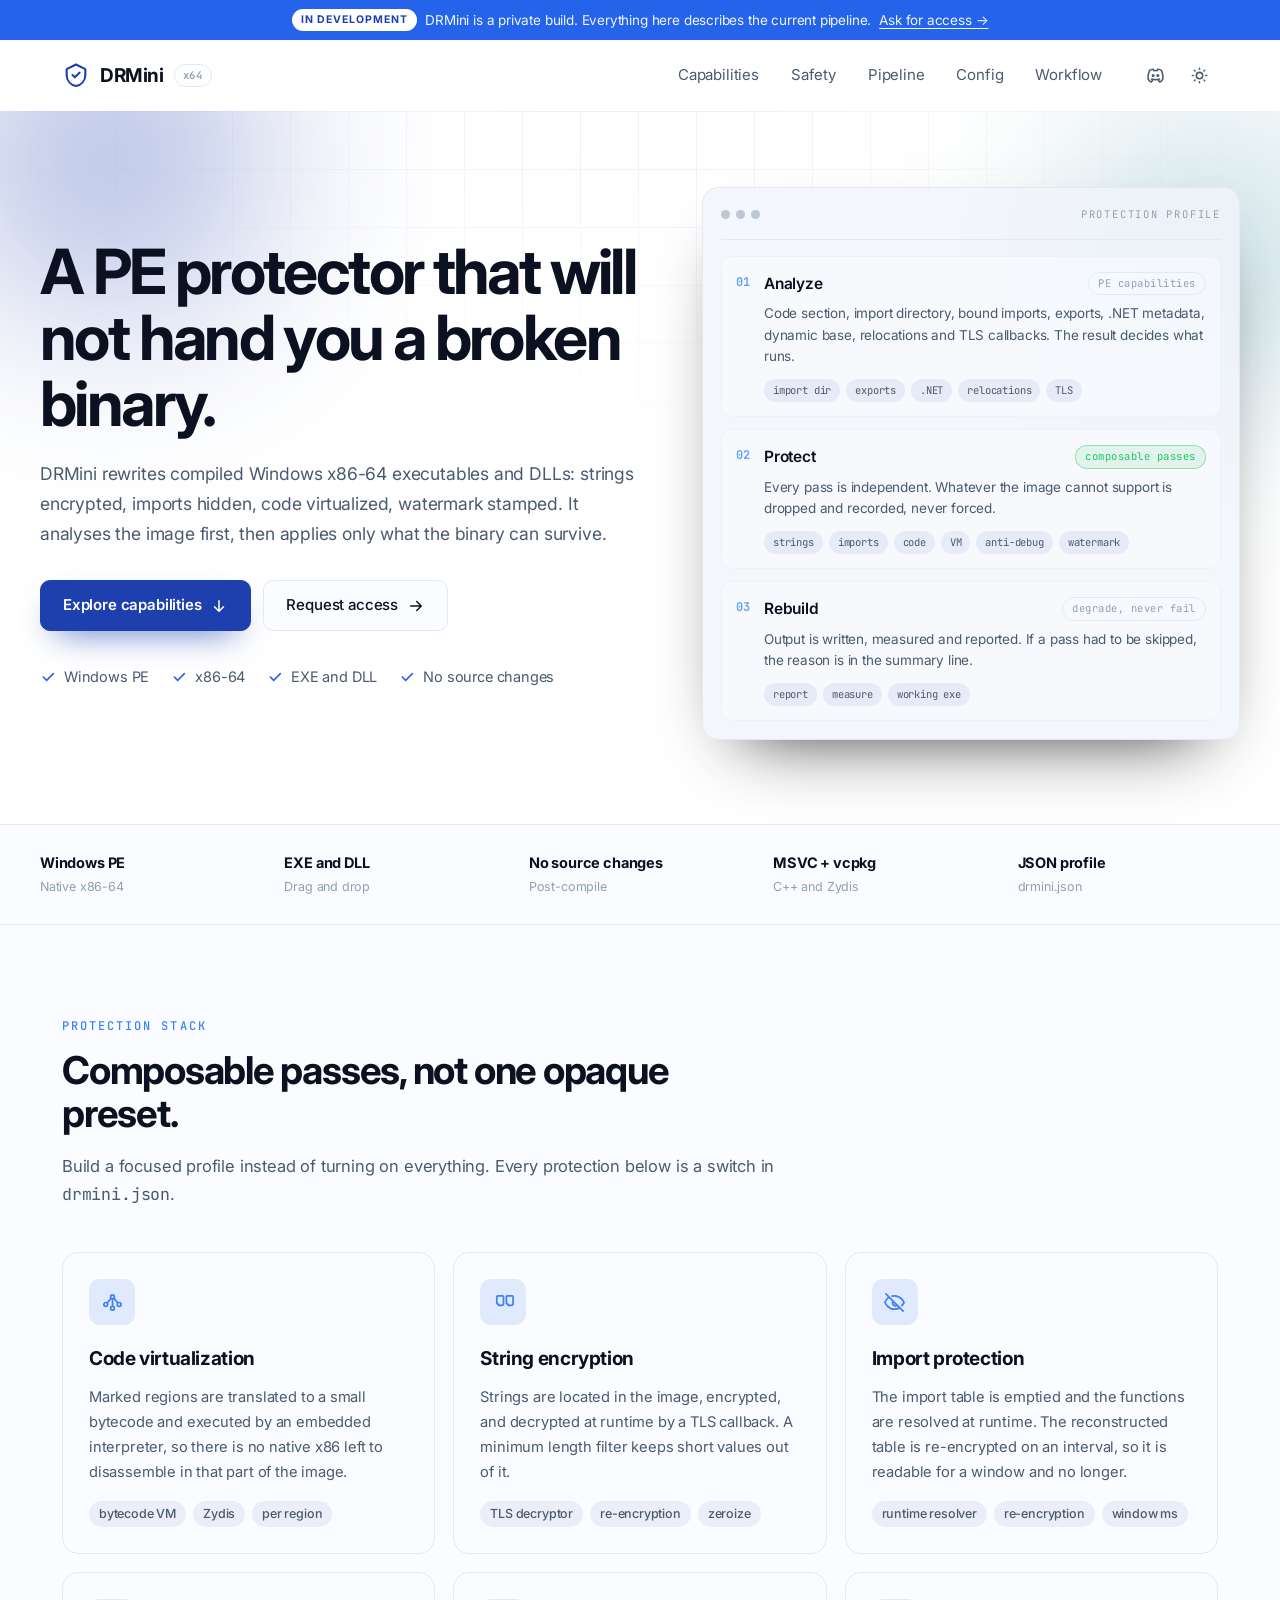
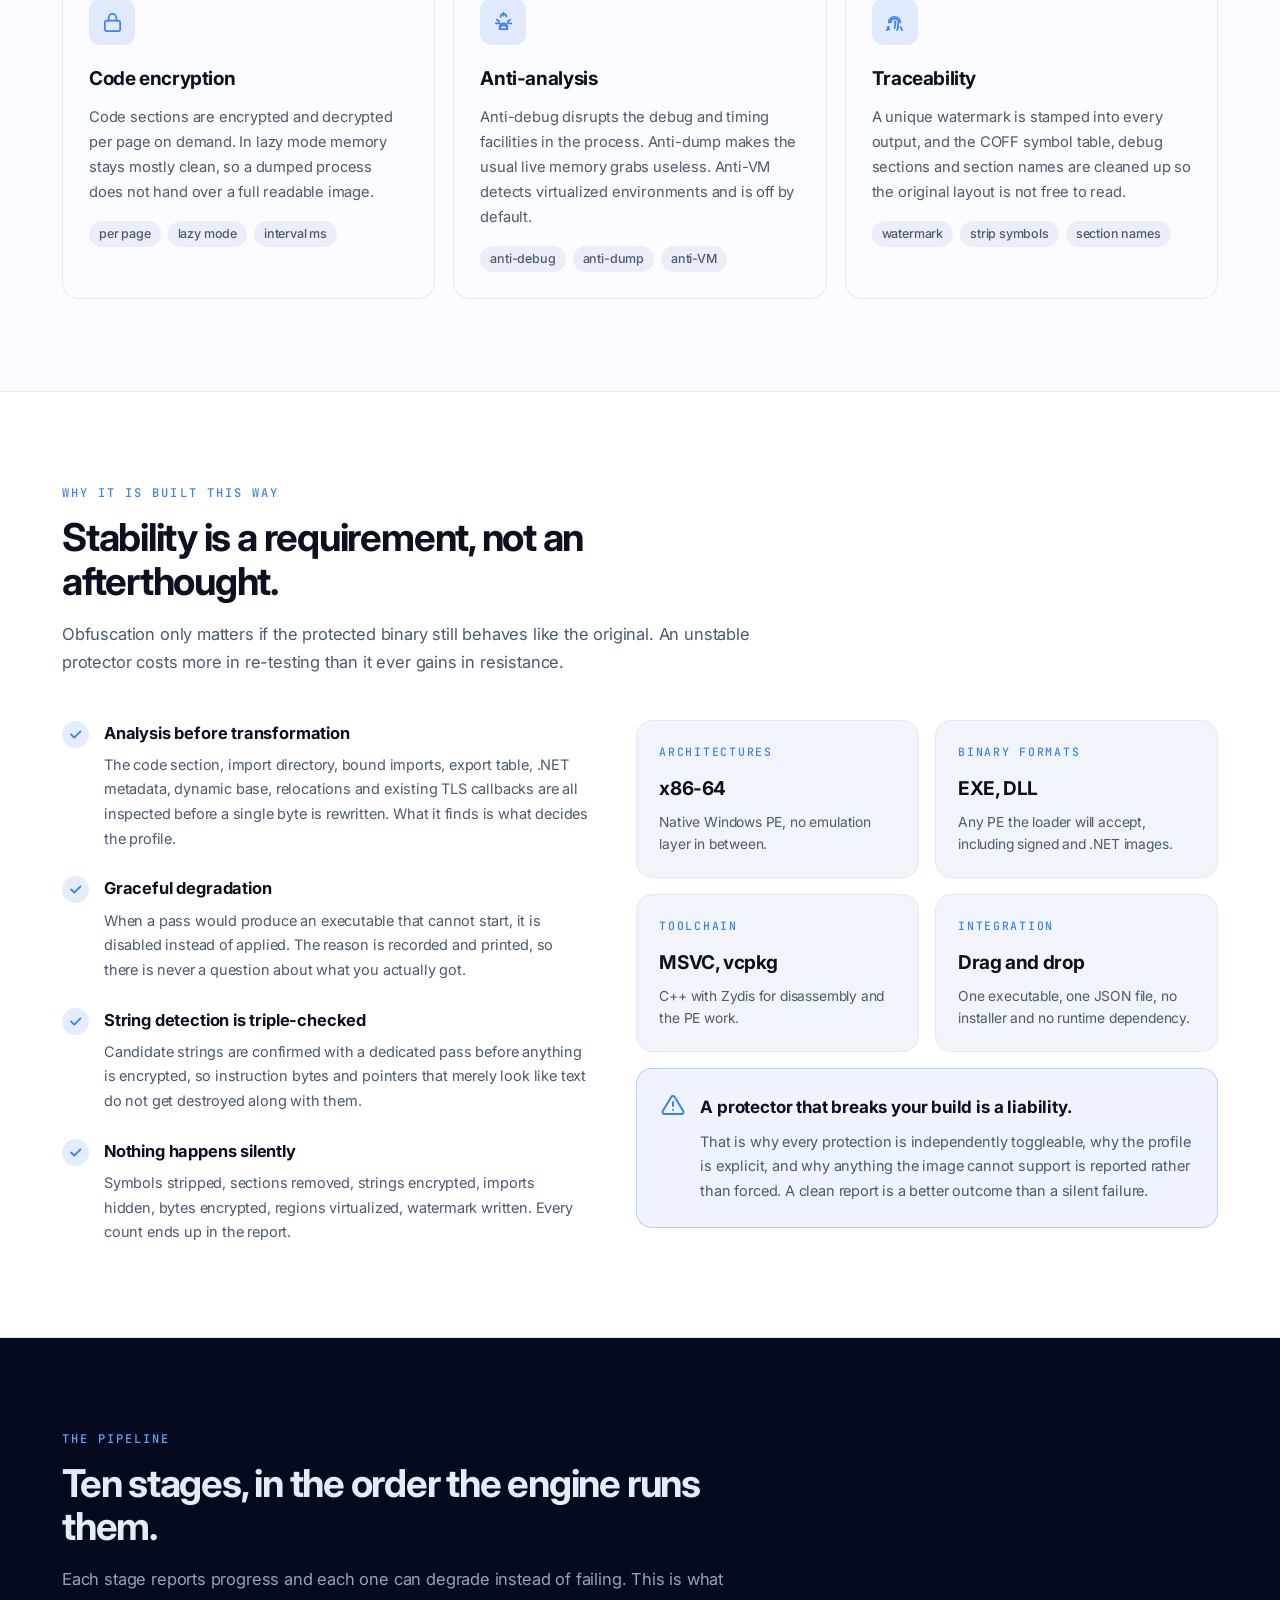
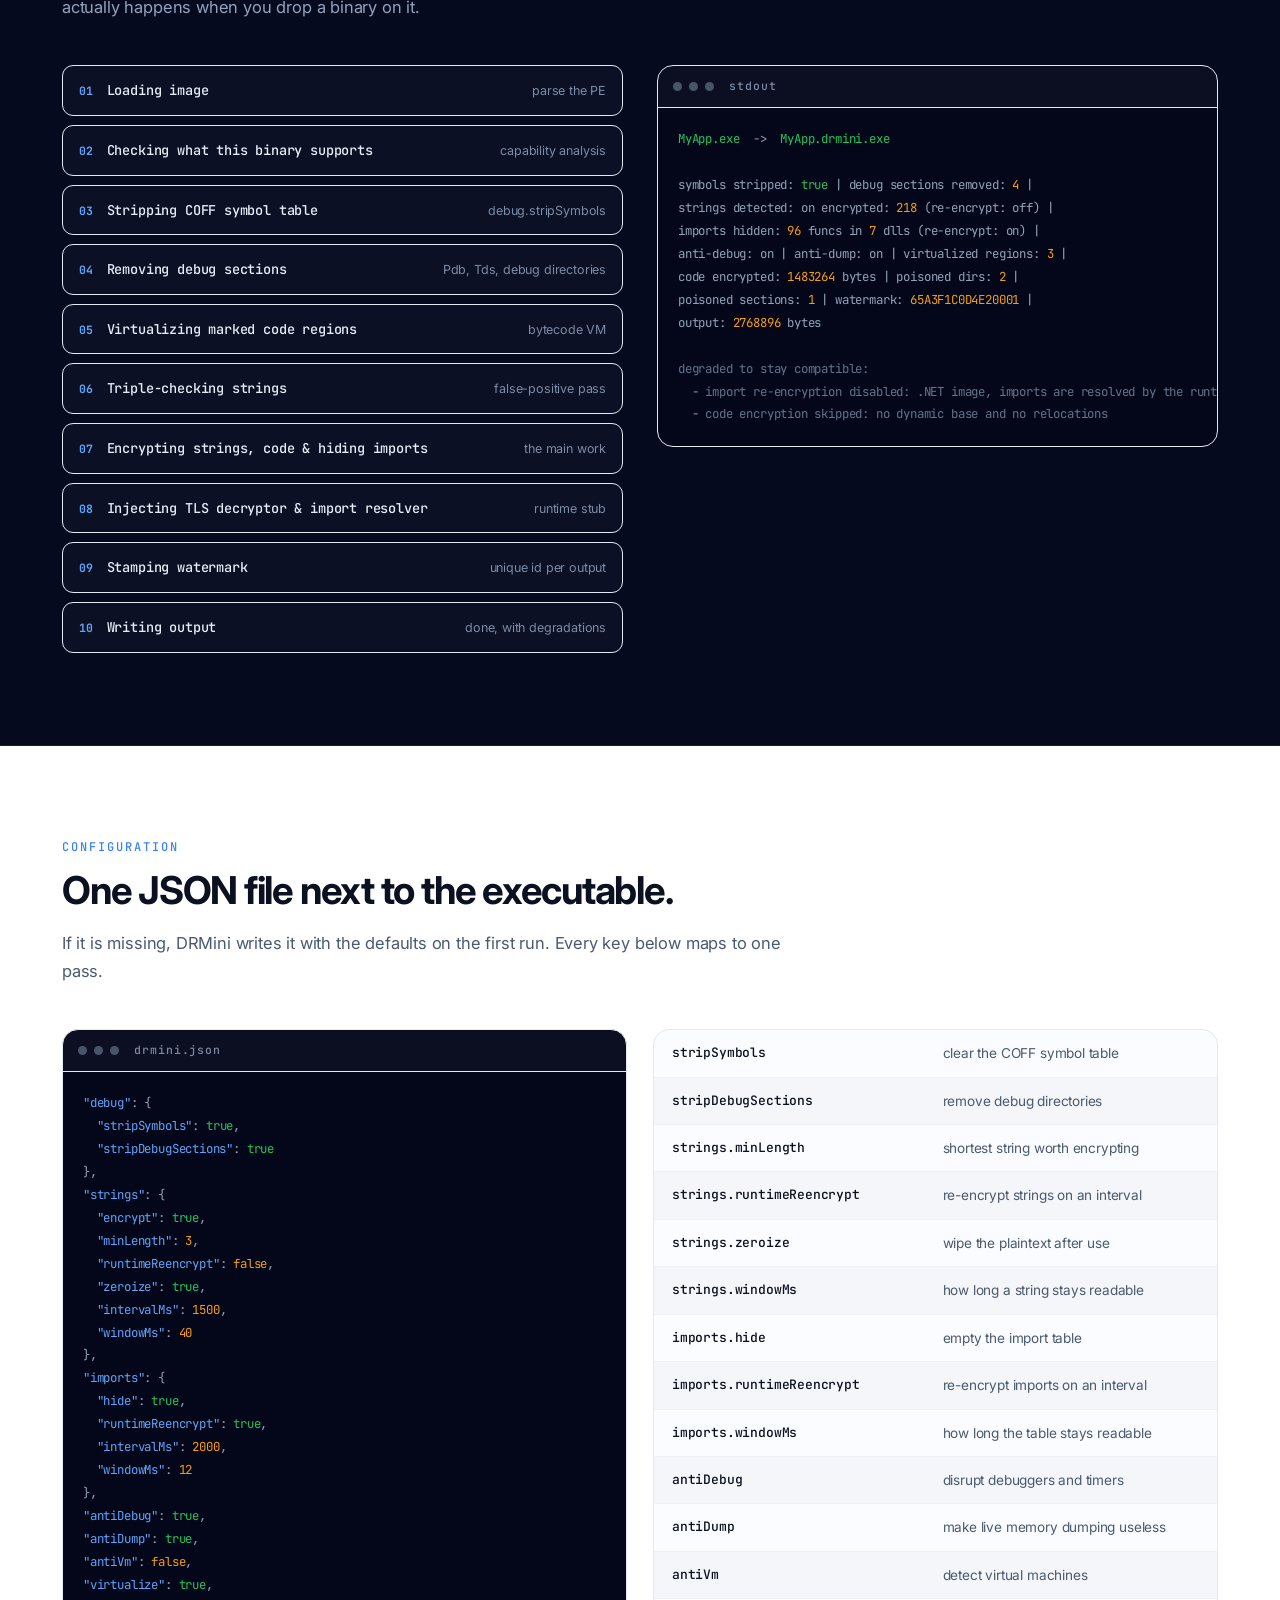
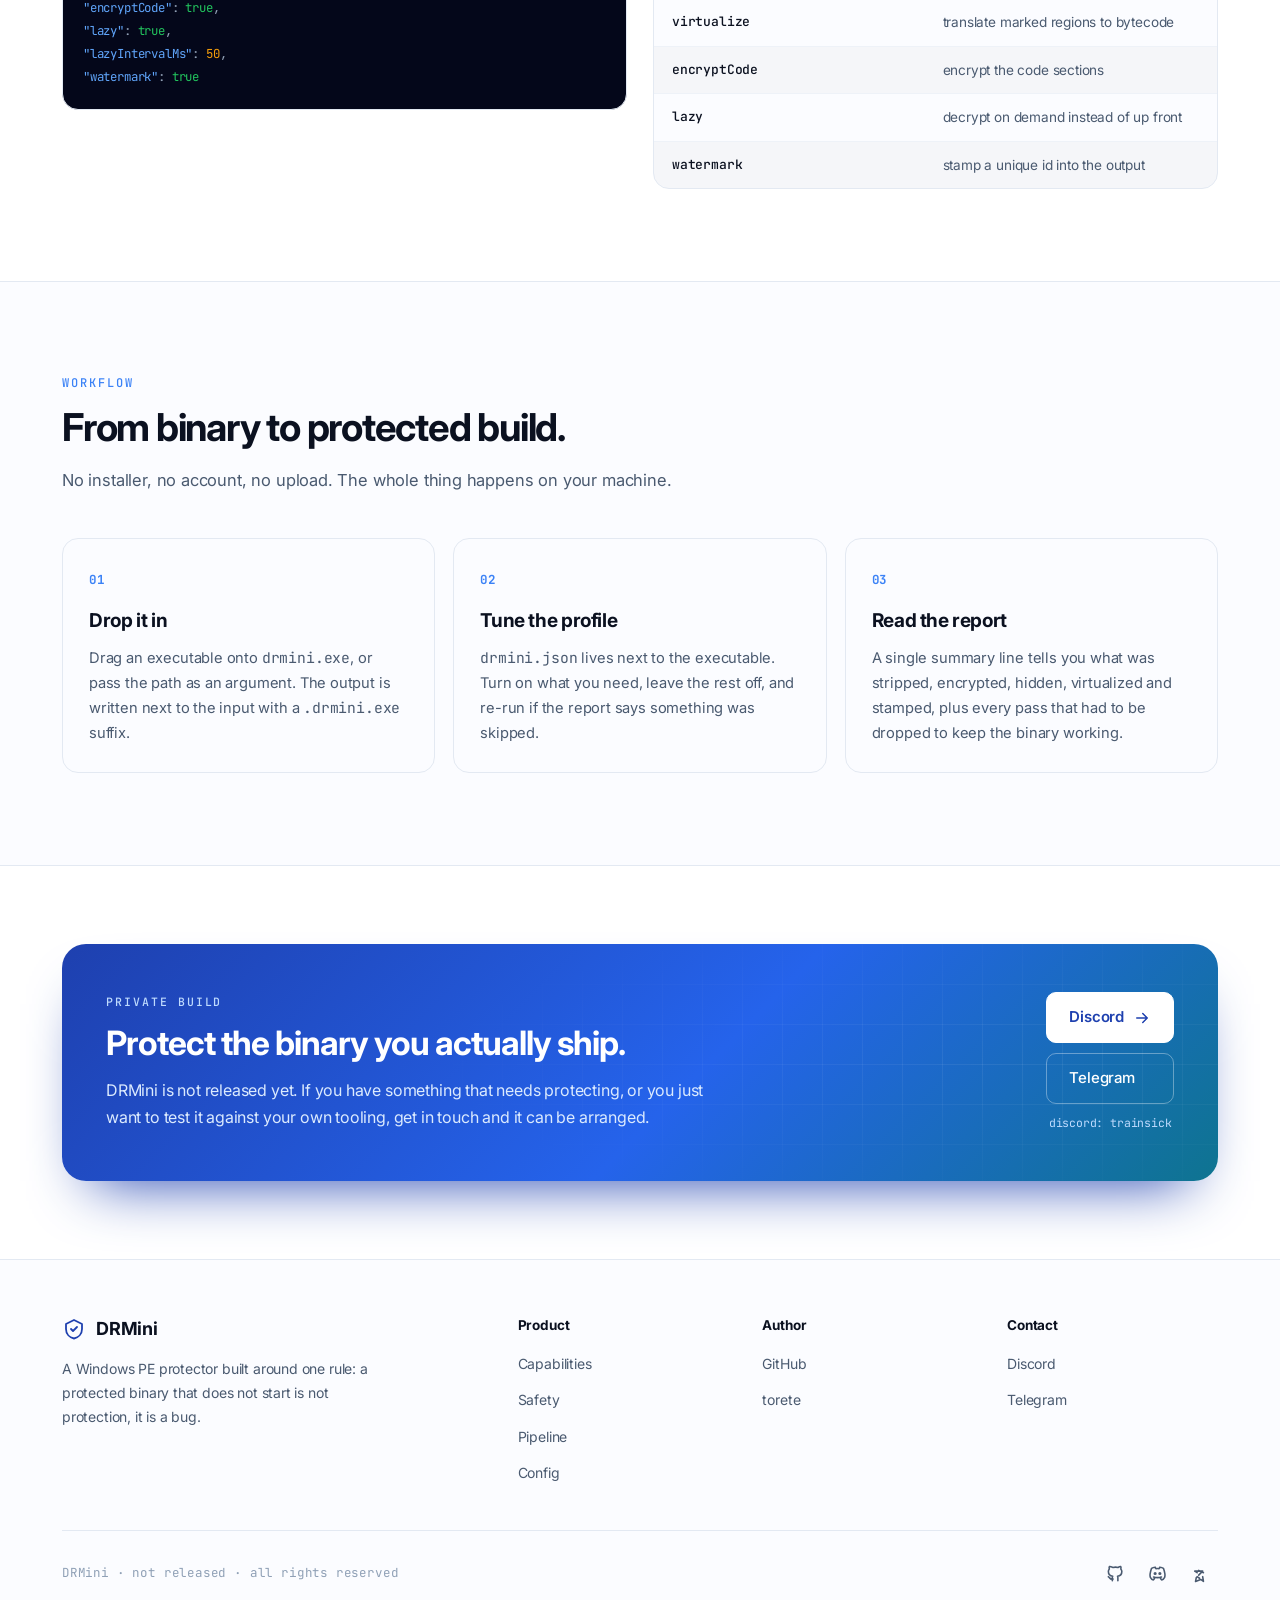
<file: drmini/index.html>
<!doctype html>
<html lang="en" data-theme="dark">
<head>
<meta charset="utf-8" />
<meta name="viewport" content="width=device-width, initial-scale=1" />
<title>DRMini — Windows PE protector</title>
<meta name="description" content="DRMini protects compiled Windows x86-64 binaries. String encryption, import hiding, code virtualization, anti-debug, anti-dump and watermarking, with graceful degradation instead of broken executables." />
<meta name="theme-color" content="#030620" />
<meta property="og:type" content="website" />
<meta property="og:title" content="DRMini — Windows PE protector" />
<meta property="og:description" content="A PE protector that analyses the image first and degrades instead of handing you a broken binary." />
<meta property="og:url" content="https://toreto67.github.io/drmini/" />

<link rel="icon" href="data:image/svg+xml,%3Csvg xmlns='http://www.w3.org/2000/svg' viewBox='0 0 100 100'%3E%3Crect width='100' height='100' rx='24' fill='%23030620'/%3E%3Cpath d='M50 20 78 34v26L50 74 22 60V34z' fill='none' stroke='%233b82f6' stroke-width='7' stroke-linejoin='round'/%3E%3Cpath d='M50 40 60 46v10l-10 6-10-6V46z' fill='%233b82f6'/%3E%3C/svg%3E" />
<link rel="preconnect" href="https://fonts.googleapis.com" />
<link rel="preconnect" href="https://fonts.gstatic.com" crossorigin />
<link href="https://fonts.googleapis.com/css2?family=Inter:wght@400;500;600;700&family=JetBrains+Mono:wght@400;500;700&display=swap" rel="stylesheet" />
<link rel="stylesheet" href="assets/style.css" />
</head>

<body>
<svg width="0" height="0" style="position:absolute" aria-hidden="true"><defs>
  <g id="i-shield"><path d="M12 3l8 4v5c0 5-3.5 8.5-8 9.5c-4.5-1-8-4.5-8-9.5V7z"/><path d="M9 12l2 2l4-4"/></g>
  <g id="i-check"><path d="M5 12l5 5L20 7"/></g>
  <g id="i-down"><path d="M12 5v14m6-6l-6 6m-6-6l6 6"/></g>
  <g id="i-right"><path d="M5 12h14m-6 6l6-6m-6-6l6 6"/></g>
  <g id="i-warn"><path d="M12 9v4m0 4h.01M10.3 3.9L1.8 18a2 2 0 0 0 1.7 3h17a2 2 0 0 0 1.7-3L13.7 3.9a2 2 0 0 0-3.4 0z"/></g>
  <g id="i-cpu"><rect x="5" y="5" width="14" height="14" rx="1"/><rect x="9" y="9" width="6" height="6" rx="1"/><path d="M9 2v3M15 2v3M9 19v3M15 19v3M2 9h3M2 15h3M19 9h3M19 15h3"/></g>
  <g id="i-quotes"><path d="M7 15h3a2 2 0 0 0 2-2V6a1 1 0 0 0-1-1H6a1 1 0 0 0-1 1v6a2 2 0 0 0 2 2zM17 15h3a2 2 0 0 0 2-2V6a1 1 0 0 0-1-1h-5a1 1 0 0 0-1 1v6a2 2 0 0 0 2 2z"/></g>
  <g id="i-eyeoff"><path d="M3 3l18 18M10.6 10.6a3 3 0 0 0 4.2 4.2M9.4 5.3A9.8 9.8 0 0 1 12 5c7 0 10 7 10 7a17.6 17.6 0 0 1-2.3 3.3M6.2 6.2A17 17 0 0 0 2 12s3 7 10 7a9.7 9.7 0 0 0 4.1-.9"/></g>
  <g id="i-lock"><rect x="4" y="10" width="16" height="11" rx="2"/><path d="M8 10V7a4 4 0 0 1 8 0v3"/></g>
  <g id="i-bug"><path d="M9 6a3 3 0 0 1 6 0M12 2v3M4 13h4M16 13h4M5 9l2.5 2M19 9l-2.5 2M8 19a4 4 0 0 1 8 0M8 19h8v-2a4 4 0 0 0-8 0z"/></g>
  <g id="i-fprint"><path d="M12 11a1 1 0 0 1 1 1c0 2-.5 4-1 6M8 12a4 4 0 0 1 8 0c0 1.5-.2 3-.6 4.4M16 16.5c-.3 1.2-.8 2.4-1.4 3.4M6 12a6 6 0 0 1 12 0M5 16.5c.4 1 .9 2 1.5 2.9M4 20a12 12 0 0 0 2-3.5M20 20a12 12 0 0 1-1.5-3.2"/></g>
  <g id="i-tree"><path d="M14 6a2 2 0 1 0-4 0a2 2 0 0 0 4 0m-7 8a2 2 0 1 0-4 0a2 2 0 0 0 4 0m14 0a2 2 0 1 0-4 0a2 2 0 0 0 4 0m-7 4a2 2 0 1 0-4 0a2 2 0 0 0 4 0M12 8v8m-5.7-3.5l4.4-5m7 5l-4.4-5"/></g>
  <g id="i-discord"><path d="M8 12a1 1 0 1 0 2 0a1 1 0 0 0-2 0m6 0a1 1 0 1 0 2 0a1 1 0 0 0-2 0"/><path d="M15.5 17c0 1 1.5 3 2 3c1.5 0 2.833-1.667 3.5-3c.667-1.667.5-5.833-1.5-11.5c-1.457-1.015-3-1.34-4.5-1.5l-.972 1.923a11.9 11.9 0 0 0-4.053 0L9 4c-1.5.16-3.043.485-4.5 1.5c-2 5.667-2.167 9.833-1.5 11.5c.667 1.333 2 3 3.5 3c.5 0 2-2 2-3"/><path d="M7 16.5c3.5 1 6.5 1 10 0"/></g>
  <g id="i-tg"><path d="M15 10l-4 4m5 2l1 6l-3.5-2.5L7 22l1-5M16 9L6 9l3 2m2-3l6 3m-8 5l3 2"/></g>
  <g id="i-moon"><path d="M12 3a6 6 0 0 0 9 9a9 9 0 1 1-9-9"/></g>
  <g id="i-sun"><circle cx="12" cy="12" r="4"/><path d="M3 12h1M20 12h1M12 3v1M12 20v1M5.6 5.6l.7.7M17.7 17.7l.7.7M5.6 18.4l.7-.7M17.7 6.3l.7-.7"/></g>
  <g id="i-menu"><path d="M4 6h16M4 12h16M4 18h16"/></g>
  <g id="i-x"><path d="M6 6l12 12M18 6L6 18"/></g>
  <g id="i-github"><path d="M9 19c-4.3 1.4-4.3-2.5-6-3m12 5v-3.5c0-1 .1-1.4-.5-2c2.8-.3 5.5-1.4 5.5-6a4.6 4.6 0 0 0-1.3-3.2a4.2 4.2 0 0 0-.1-3.2s-1.1-.3-3.5 1.3a12.3 12.3 0 0 0-6.2 0C5.4 2.8 4.3 3.1 4.3 3.1a4.2 4.2 0 0 0-.1 3.2A4.6 4.6 0 0 0 3 9.5c0 4.6 2.7 5.7 5.5 6c-.6.6-.6 1.2-.5 2V21"/></g>
</defs></svg>

<div class="ann">
  <div class="ann__inner">
    <span class="ann__tag">In development</span>
    <span>DRMini is a private build. Everything here describes the current pipeline.</span>
    <a href="#access">Ask for access &rarr;</a>
  </div>
</div>

<header class="hdr" id="hdr">
  <div class="wrap hdr__in">
    <a class="hdr__logo" href="#top">
      <svg viewBox="0 0 24 24" fill="none" stroke="currentColor" stroke-width="1.8" stroke-linecap="round" stroke-linejoin="round"><use href="#i-shield"/></svg>
      DRMini
      <span class="hdr__tag">x64</span>
    </a>
    <nav class="hdr__nav">
      <a href="#capabilities">Capabilities</a>
      <a href="#safety">Safety</a>
      <a href="#pipeline">Pipeline</a>
      <a href="#config">Config</a>
      <a href="#workflow">Workflow</a>
    </nav>
    <div class="hdr__side">
      <a class="iconbtn" href="https://discord.com/users/1354485153359069445" target="_blank" rel="noopener" aria-label="Discord"><svg viewBox="0 0 24 24" fill="none" stroke="currentColor" stroke-width="2" stroke-linecap="round" stroke-linejoin="round"><use href="#i-discord"/></svg></a>
      <button class="iconbtn" id="theme" type="button" aria-label="Toggle theme">
        <svg viewBox="0 0 24 24" fill="none" stroke="currentColor" stroke-width="2" stroke-linecap="round" stroke-linejoin="round" class="only-dark"><use href="#i-moon"/></svg>
        <svg viewBox="0 0 24 24" fill="none" stroke="currentColor" stroke-width="2" stroke-linecap="round" stroke-linejoin="round" class="only-light"><use href="#i-sun"/></svg>
      </button>
      <button class="iconbtn burger" id="burger" type="button" aria-label="Menu" aria-expanded="false">
        <svg viewBox="0 0 24 24" fill="none" stroke="currentColor" stroke-width="2" stroke-linecap="round" stroke-linejoin="round"><use href="#i-menu"/></svg>
      </button>
    </div>
  </div>
</header>

<div class="navsheet" id="navsheet">
  <a href="#capabilities">Capabilities</a>
  <a href="#safety">Safety</a>
  <a href="#pipeline">Pipeline</a>
  <a href="#config">Config</a>
  <a href="#workflow">Workflow</a>
  <a href="#access">Access</a>
</div>

<main id="top">

  <section class="hero">
    <div class="hero__grid" aria-hidden="true"></div>
    <div class="hero__glow hero__glow--a" aria-hidden="true"></div>
    <div class="hero__glow hero__glow--b" aria-hidden="true"></div>

    <div class="wrap hero__in">
      <div class="rv">
        <h1>A PE protector that will not hand you a broken binary.</h1>
        <p class="hero__sub">DRMini rewrites compiled Windows x86-64 executables and DLLs: strings encrypted, imports hidden, code virtualized, watermark stamped. It analyses the image first, then applies only what the binary can survive.</p>
        <div class="hero__cta">
          <a class="btn btn--p" href="#capabilities">Explore capabilities <svg viewBox="0 0 24 24" fill="none" stroke="currentColor" stroke-width="2" stroke-linecap="round" stroke-linejoin="round"><use href="#i-down"/></svg></a>
          <a class="btn" href="#access">Request access <svg viewBox="0 0 24 24" fill="none" stroke="currentColor" stroke-width="2" stroke-linecap="round" stroke-linejoin="round"><use href="#i-right"/></svg></a>
        </div>
        <ul class="hero__list">
          <li><svg viewBox="0 0 24 24" fill="none" stroke="currentColor" stroke-width="2.4" stroke-linecap="round" stroke-linejoin="round"><use href="#i-check"/></svg>Windows PE</li>
          <li><svg viewBox="0 0 24 24" fill="none" stroke="currentColor" stroke-width="2.4" stroke-linecap="round" stroke-linejoin="round"><use href="#i-check"/></svg>x86-64</li>
          <li><svg viewBox="0 0 24 24" fill="none" stroke="currentColor" stroke-width="2.4" stroke-linecap="round" stroke-linejoin="round"><use href="#i-check"/></svg>EXE and DLL</li>
          <li><svg viewBox="0 0 24 24" fill="none" stroke="currentColor" stroke-width="2.4" stroke-linecap="round" stroke-linejoin="round"><use href="#i-check"/></svg>No source changes</li>
        </ul>
      </div>

      <div class="rv">
        <div class="pcard">
          <div class="pcard__bar"><i></i><i></i><i></i><span>protection profile</span></div>
          <ol>
            <li class="pstep">
              <span class="pstep__n">01</span>
              <div class="pstep__body">
                <div class="pstep__h"><h3>Analyze</h3><span class="pstatus">PE capabilities</span></div>
                <p class="pstep__d">Code section, import directory, bound imports, exports, .NET metadata, dynamic base, relocations and TLS callbacks. The result decides what runs.</p>
                <div class="pchips"><span>import dir</span><span>exports</span><span>.NET</span><span>relocations</span><span>TLS</span></div>
              </div>
            </li>
            <li class="pstep">
              <span class="pstep__n">02</span>
              <div class="pstep__body">
                <div class="pstep__h"><h3>Protect</h3><span class="pstatus pstatus--on">composable passes</span></div>
                <p class="pstep__d">Every pass is independent. Whatever the image cannot support is dropped and recorded, never forced.</p>
                <div class="pchips"><span>strings</span><span>imports</span><span>code</span><span>VM</span><span>anti-debug</span><span>watermark</span></div>
              </div>
            </li>
            <li class="pstep">
              <span class="pstep__n">03</span>
              <div class="pstep__body">
                <div class="pstep__h"><h3>Rebuild</h3><span class="pstatus">degrade, never fail</span></div>
                <p class="pstep__d">Output is written, measured and reported. If a pass had to be skipped, the reason is in the summary line.</p>
                <div class="pchips"><span>report</span><span>measure</span><span>working exe</span></div>
              </div>
            </li>
          </ol>
        </div>
      </div>
    </div>
  </section>

  <section class="strip">
    <div class="wrap strip__in">
      <div><b>Windows PE</b><span>Native x86-64</span></div>
      <div><b>EXE and DLL</b><span>Drag and drop</span></div>
      <div><b>No source changes</b><span>Post-compile</span></div>
      <div><b>MSVC + vcpkg</b><span>C++ and Zydis</span></div>
      <div><b>JSON profile</b><span>drmini.json</span></div>
    </div>
  </section>

  <section class="band band--tint" id="capabilities">
    <div class="wrap">
      <div class="band__head rv">
        <p class="label">Protection stack</p>
        <h2>Composable passes, not one opaque preset.</h2>
        <p class="band__sub">Build a focused profile instead of turning on everything. Every protection below is a switch in <span class="mono">drmini.json</span>.</p>
      </div>
      <div class="caps" id="caps"></div>
    </div>
  </section>

  <section class="band" id="safety">
    <div class="wrap">
      <div class="band__head rv">
        <p class="label">Why it is built this way</p>
        <h2>Stability is a requirement, not an afterthought.</h2>
        <p class="band__sub">Obfuscation only matters if the protected binary still behaves like the original. An unstable protector costs more in re-testing than it ever gains in resistance.</p>
      </div>
      <div class="safety">
        <ul class="checks rv">
          <li>
            <i><svg viewBox="0 0 24 24" fill="none" stroke="currentColor" stroke-width="3" stroke-linecap="round" stroke-linejoin="round"><use href="#i-check"/></svg></i>
            <div>
              <h3>Analysis before transformation</h3>
              <p>The code section, import directory, bound imports, export table, .NET metadata, dynamic base, relocations and existing TLS callbacks are all inspected before a single byte is rewritten. What it finds is what decides the profile.</p>
            </div>
          </li>
          <li>
            <i><svg viewBox="0 0 24 24" fill="none" stroke="currentColor" stroke-width="3" stroke-linecap="round" stroke-linejoin="round"><use href="#i-check"/></svg></i>
            <div>
              <h3>Graceful degradation</h3>
              <p>When a pass would produce an executable that cannot start, it is disabled instead of applied. The reason is recorded and printed, so there is never a question about what you actually got.</p>
            </div>
          </li>
          <li>
            <i><svg viewBox="0 0 24 24" fill="none" stroke="currentColor" stroke-width="3" stroke-linecap="round" stroke-linejoin="round"><use href="#i-check"/></svg></i>
            <div>
              <h3>String detection is triple-checked</h3>
              <p>Candidate strings are confirmed with a dedicated pass before anything is encrypted, so instruction bytes and pointers that merely look like text do not get destroyed along with them.</p>
            </div>
          </li>
          <li>
            <i><svg viewBox="0 0 24 24" fill="none" stroke="currentColor" stroke-width="3" stroke-linecap="round" stroke-linejoin="round"><use href="#i-check"/></svg></i>
            <div>
              <h3>Nothing happens silently</h3>
              <p>Symbols stripped, sections removed, strings encrypted, imports hidden, bytes encrypted, regions virtualized, watermark written. Every count ends up in the report.</p>
            </div>
          </li>
        </ul>

        <div class="facts rv">
          <div class="fact">
            <p>Architectures</p>
            <h3>x86-64</h3>
            <span>Native Windows PE, no emulation layer in between.</span>
          </div>
          <div class="fact">
            <p>Binary formats</p>
            <h3>EXE, DLL</h3>
            <span>Any PE the loader will accept, including signed and .NET images.</span>
          </div>
          <div class="fact">
            <p>Toolchain</p>
            <h3>MSVC, vcpkg</h3>
            <span>C++ with Zydis for disassembly and the PE work.</span>
          </div>
          <div class="fact">
            <p>Integration</p>
            <h3>Drag and drop</h3>
            <span>One executable, one JSON file, no installer and no runtime dependency.</span>
          </div>
          <div class="notecard">
            <svg viewBox="0 0 24 24" fill="none" stroke="currentColor" stroke-width="2" stroke-linecap="round" stroke-linejoin="round"><use href="#i-warn"/></svg>
            <div>
              <h3>A protector that breaks your build is a liability.</h3>
              <p>That is why every protection is independently toggleable, why the profile is explicit, and why anything the image cannot support is reported rather than forced. A clean report is a better outcome than a silent failure.</p>
            </div>
          </div>
        </div>
      </div>
    </div>
  </section>

  <section class="band band--dark" id="pipeline">
    <div class="wrap">
      <div class="band__head rv">
        <p class="label">The pipeline</p>
        <h2>Ten stages, in the order the engine runs them.</h2>
        <p class="band__sub">Each stage reports progress and each one can degrade instead of failing. This is what actually happens when you drop a binary on it.</p>
      </div>
      <div class="pr">
        <ol class="steps rv" id="steps"></ol>
        <div class="code rv">
          <div class="code__bar"><i></i><i></i><i></i><b>stdout</b></div>
          <pre id="report"></pre>
        </div>
      </div>
    </div>
  </section>

  <section class="band" id="config">
    <div class="wrap">
      <div class="band__head rv">
        <p class="label">Configuration</p>
        <h2>One JSON file next to the executable.</h2>
        <p class="band__sub">If it is missing, DRMini writes it with the defaults on the first run. Every key below maps to one pass.</p>
      </div>
      <div class="cfg">
        <div class="code rv">
          <div class="code__bar"><i></i><i></i><i></i><b>drmini.json</b></div>
<pre><span class="tk-k">"debug"</span>: {
  <span class="tk-k">"stripSymbols"</span>: <span class="tk-c">true</span>,
  <span class="tk-k">"stripDebugSections"</span>: <span class="tk-c">true</span>
},
<span class="tk-k">"strings"</span>: {
  <span class="tk-k">"encrypt"</span>: <span class="tk-c">true</span>,
  <span class="tk-k">"minLength"</span>: <span class="tk-n">3</span>,
  <span class="tk-k">"runtimeReencrypt"</span>: <span class="tk-n">false</span>,
  <span class="tk-k">"zeroize"</span>: <span class="tk-c">true</span>,
  <span class="tk-k">"intervalMs"</span>: <span class="tk-n">1500</span>,
  <span class="tk-k">"windowMs"</span>: <span class="tk-n">40</span>
},
<span class="tk-k">"imports"</span>: {
  <span class="tk-k">"hide"</span>: <span class="tk-c">true</span>,
  <span class="tk-k">"runtimeReencrypt"</span>: <span class="tk-c">true</span>,
  <span class="tk-k">"intervalMs"</span>: <span class="tk-n">2000</span>,
  <span class="tk-k">"windowMs"</span>: <span class="tk-n">12</span>
},
<span class="tk-k">"antiDebug"</span>: <span class="tk-c">true</span>,
<span class="tk-k">"antiDump"</span>: <span class="tk-c">true</span>,
<span class="tk-k">"antiVm"</span>: <span class="tk-n">false</span>,
<span class="tk-k">"virtualize"</span>: <span class="tk-c">true</span>,
<span class="tk-k">"encryptCode"</span>: <span class="tk-c">true</span>,
<span class="tk-k">"lazy"</span>: <span class="tk-c">true</span>,
<span class="tk-k">"lazyIntervalMs"</span>: <span class="tk-n">50</span>,
<span class="tk-k">"watermark"</span>: <span class="tk-c">true</span></pre>
        </div>
        <div class="kv rv" id="kv"></div>
      </div>
    </div>
  </section>

  <section class="band band--tint" id="workflow">
    <div class="wrap">
      <div class="band__head rv">
        <p class="label">Workflow</p>
        <h2>From binary to protected build.</h2>
        <p class="band__sub">No installer, no account, no upload. The whole thing happens on your machine.</p>
      </div>
      <div class="flow">
        <article class="rv">
          <span>01</span>
          <h3>Drop it in</h3>
          <p>Drag an executable onto <span class="mono">drmini.exe</span>, or pass the path as an argument. The output is written next to the input with a <span class="mono">.drmini.exe</span> suffix.</p>
        </article>
        <article class="rv">
          <span>02</span>
          <h3>Tune the profile</h3>
          <p><span class="mono">drmini.json</span> lives next to the executable. Turn on what you need, leave the rest off, and re-run if the report says something was skipped.</p>
        </article>
        <article class="rv">
          <span>03</span>
          <h3>Read the report</h3>
          <p>A single summary line tells you what was stripped, encrypted, hidden, virtualized and stamped, plus every pass that had to be dropped to keep the binary working.</p>
        </article>
      </div>
    </div>
  </section>

  <section class="cta" id="access">
    <div class="wrap">
      <div class="cta__box rv">
        <div class="cta__in">
          <p>Private build</p>
          <h2>Protect the binary you actually ship.</h2>
          <p>DRMini is not released yet. If you have something that needs protecting, or you just want to test it against your own tooling, get in touch and it can be arranged.</p>
        </div>
        <div class="cta__act">
          <a class="btn btn--l" href="https://discord.com/users/1354485153359069445" target="_blank" rel="noopener">Discord <svg viewBox="0 0 24 24" fill="none" stroke="currentColor" stroke-width="2" stroke-linecap="round" stroke-linejoin="round"><use href="#i-right"/></svg></a>
          <a class="btn" style="background:transparent;color:#fff;border-color:rgba(255,255,255,.35)" href="https://t.me/trainsick" target="_blank" rel="noopener">Telegram</a>
          <p class="cta__note">discord: trainsick</p>
        </div>
      </div>
    </div>
  </section>
</main>

<footer class="ftr">
  <div class="wrap">
    <div class="ftr__grid">
      <div>
        <div class="ftr__logo">
          <svg viewBox="0 0 24 24" fill="none" stroke="currentColor" stroke-width="1.8" stroke-linecap="round" stroke-linejoin="round"><use href="#i-shield"/></svg>
          DRMini
        </div>
        <p class="ftr__about">A Windows PE protector built around one rule: a protected binary that does not start is not protection, it is a bug.</p>
      </div>
      <div>
        <h4>Product</h4>
        <ul>
          <li><a href="#capabilities">Capabilities</a></li>
          <li><a href="#safety">Safety</a></li>
          <li><a href="#pipeline">Pipeline</a></li>
          <li><a href="#config">Config</a></li>
        </ul>
      </div>
      <div>
        <h4>Author</h4>
        <ul>
          <li><a href="https://github.com/toreto67" target="_blank" rel="noopener">GitHub</a></li>
          <li><a href="../index.html">torete</a></li>
        </ul>
      </div>
      <div>
        <h4>Contact</h4>
        <ul>
          <li><a href="https://discord.com/users/1354485153359069445" target="_blank" rel="noopener">Discord</a></li>
          <li><a href="https://t.me/trainsick" target="_blank" rel="noopener">Telegram</a></li>
        </ul>
      </div>
    </div>
    <div class="ftr__bot">
      <p>DRMini &middot; not released &middot; all rights reserved</p>
      <div class="ftr__soc">
        <a class="iconbtn" href="https://github.com/toreto67" target="_blank" rel="noopener" aria-label="GitHub"><svg viewBox="0 0 24 24" fill="none" stroke="currentColor" stroke-width="2" stroke-linecap="round" stroke-linejoin="round"><use href="#i-github"/></svg></a>
        <a class="iconbtn" href="https://discord.com/users/1354485153359069445" target="_blank" rel="noopener" aria-label="Discord"><svg viewBox="0 0 24 24" fill="none" stroke="currentColor" stroke-width="2" stroke-linecap="round" stroke-linejoin="round"><use href="#i-discord"/></svg></a>
        <a class="iconbtn" href="https://t.me/trainsick" target="_blank" rel="noopener" aria-label="Telegram"><svg viewBox="0 0 24 24" fill="none" stroke="currentColor" stroke-width="2" stroke-linecap="round" stroke-linejoin="round"><use href="#i-tg"/></svg></a>
      </div>
    </div>
  </div>
</footer>

<script src="assets/script.js"></script>
</body>
</html>
</file>
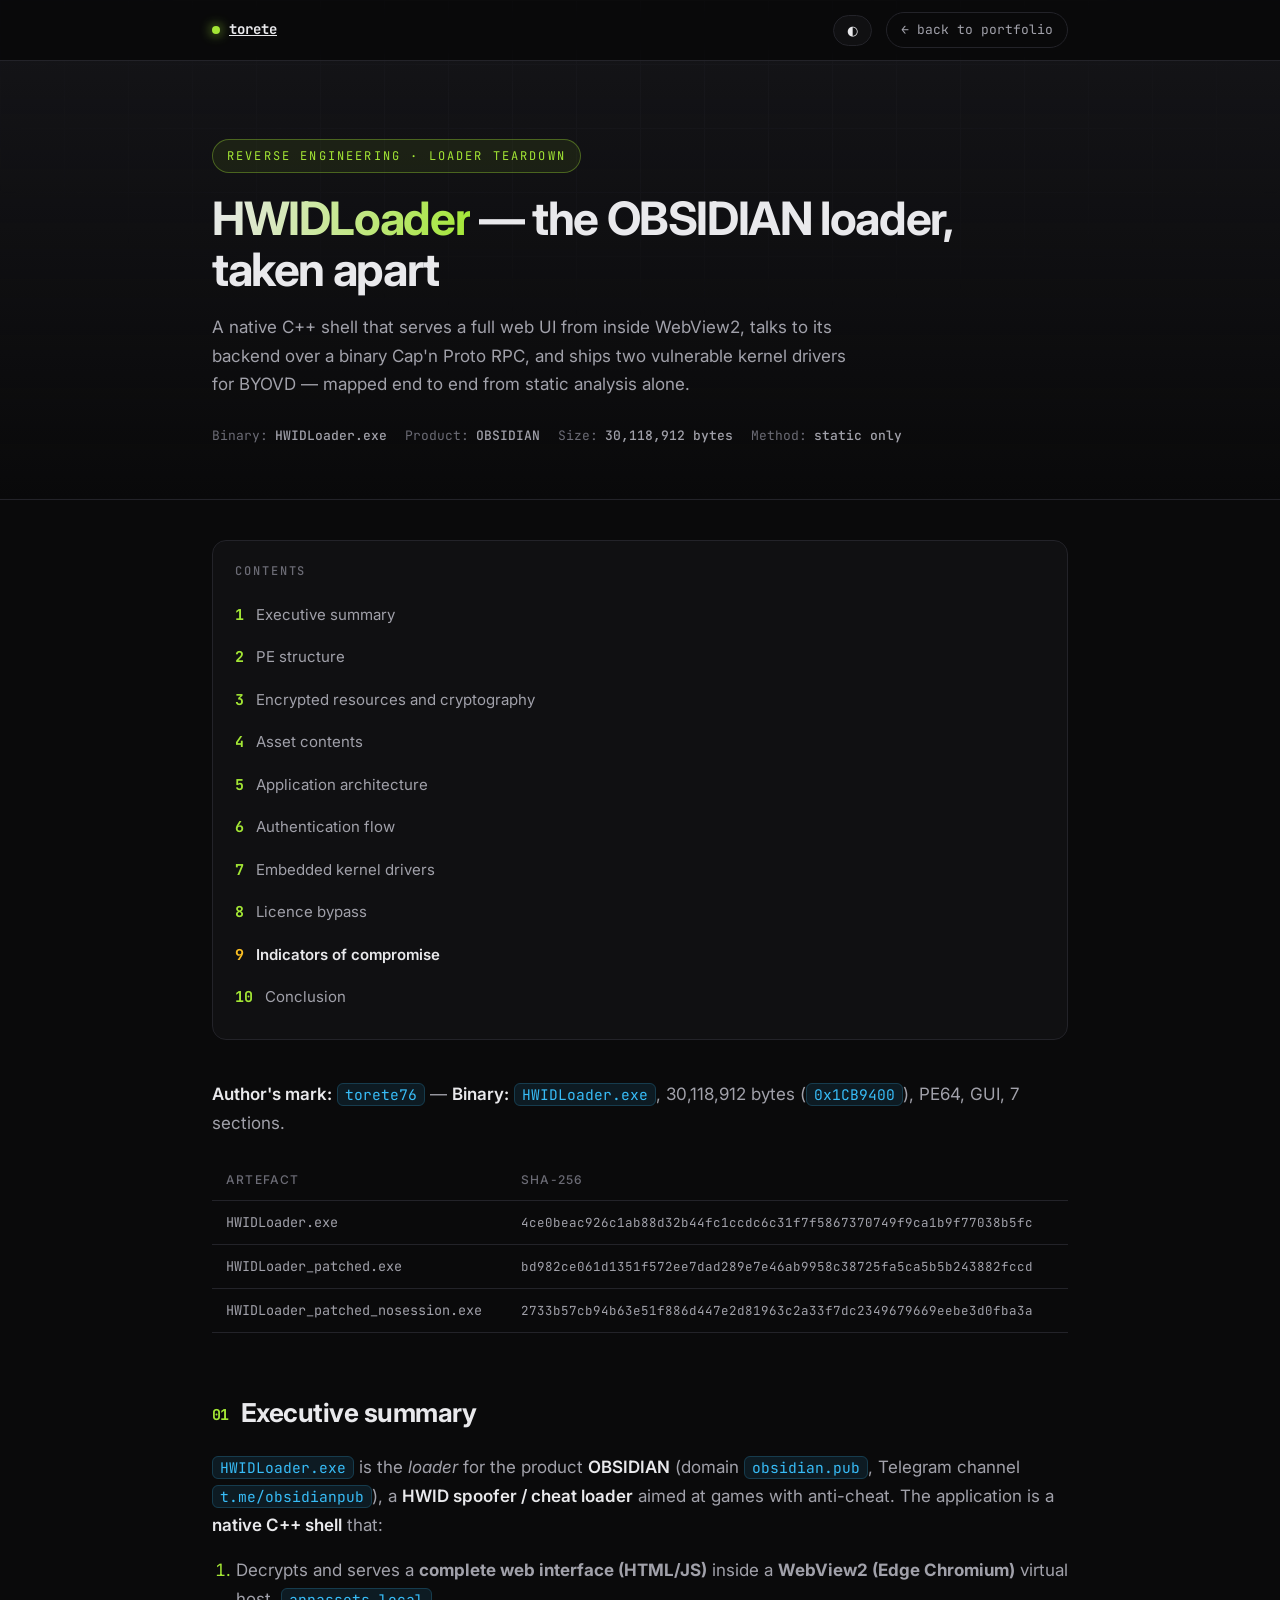
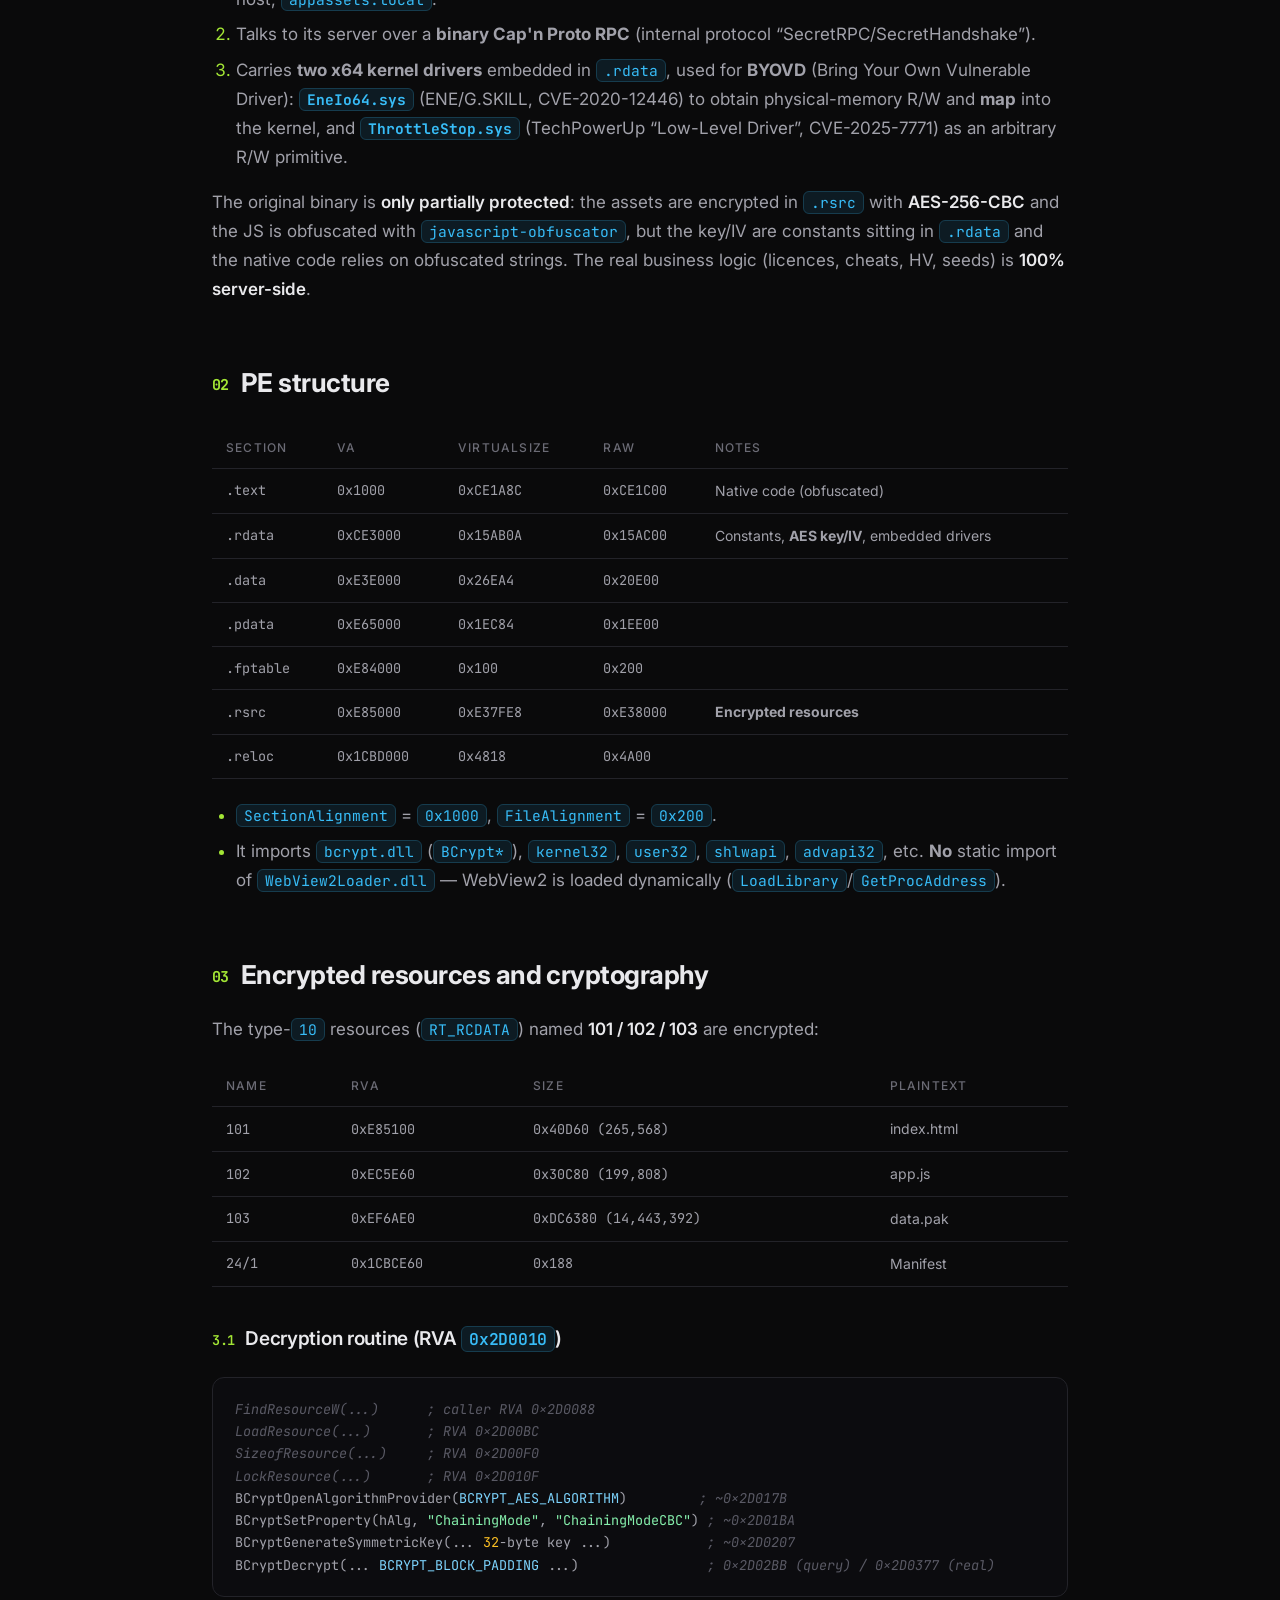
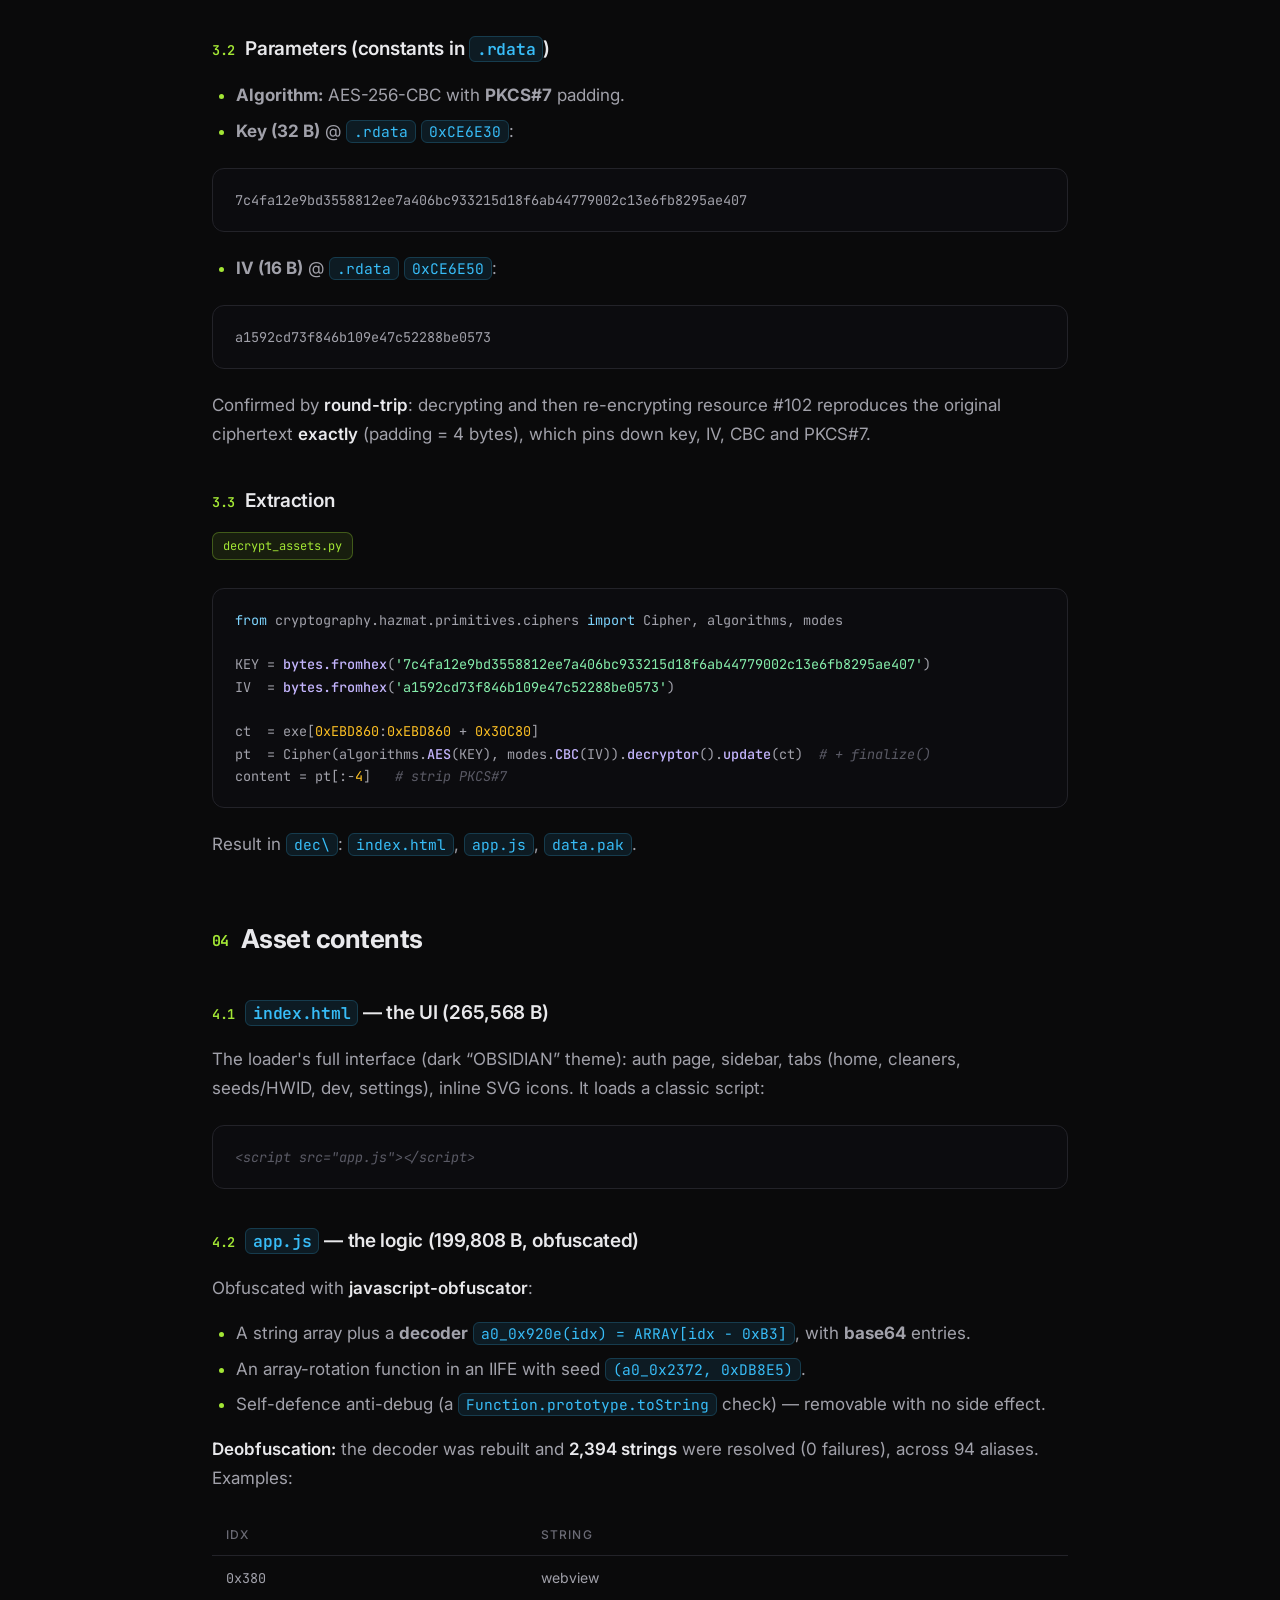
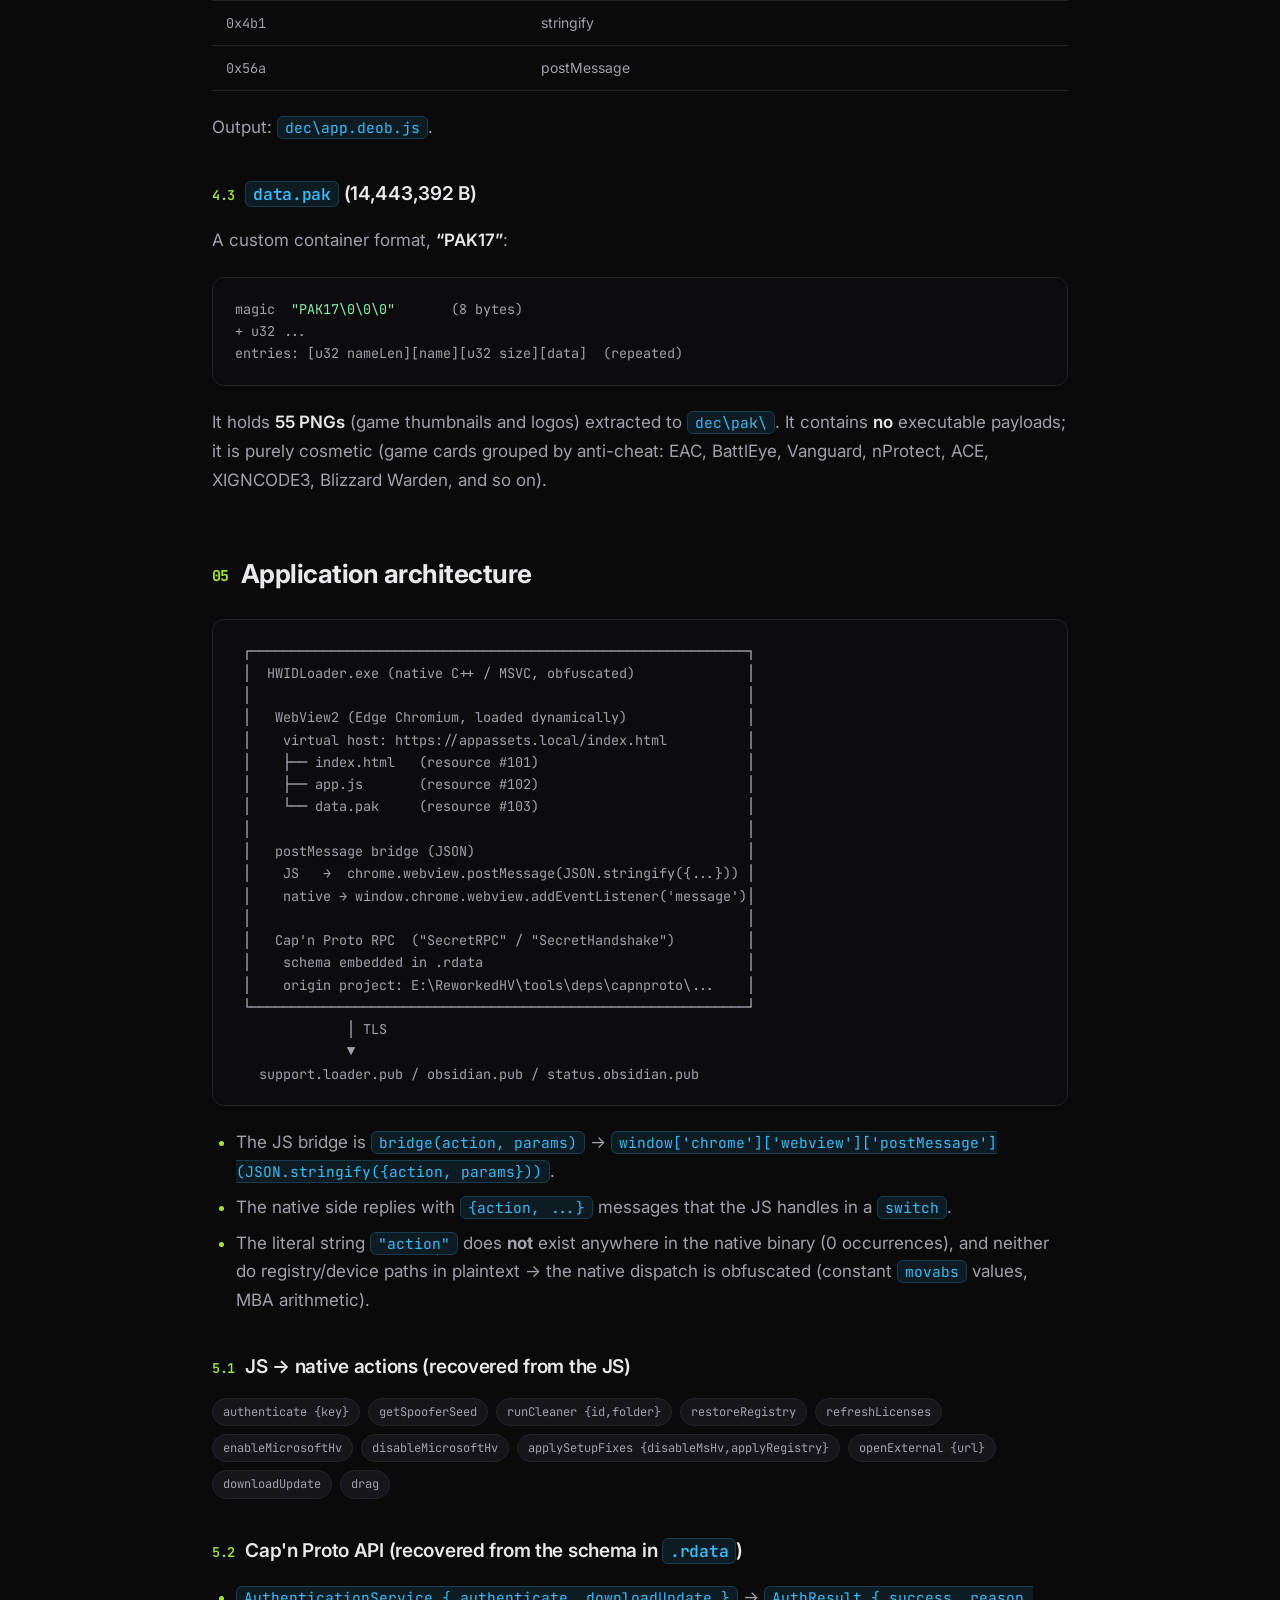
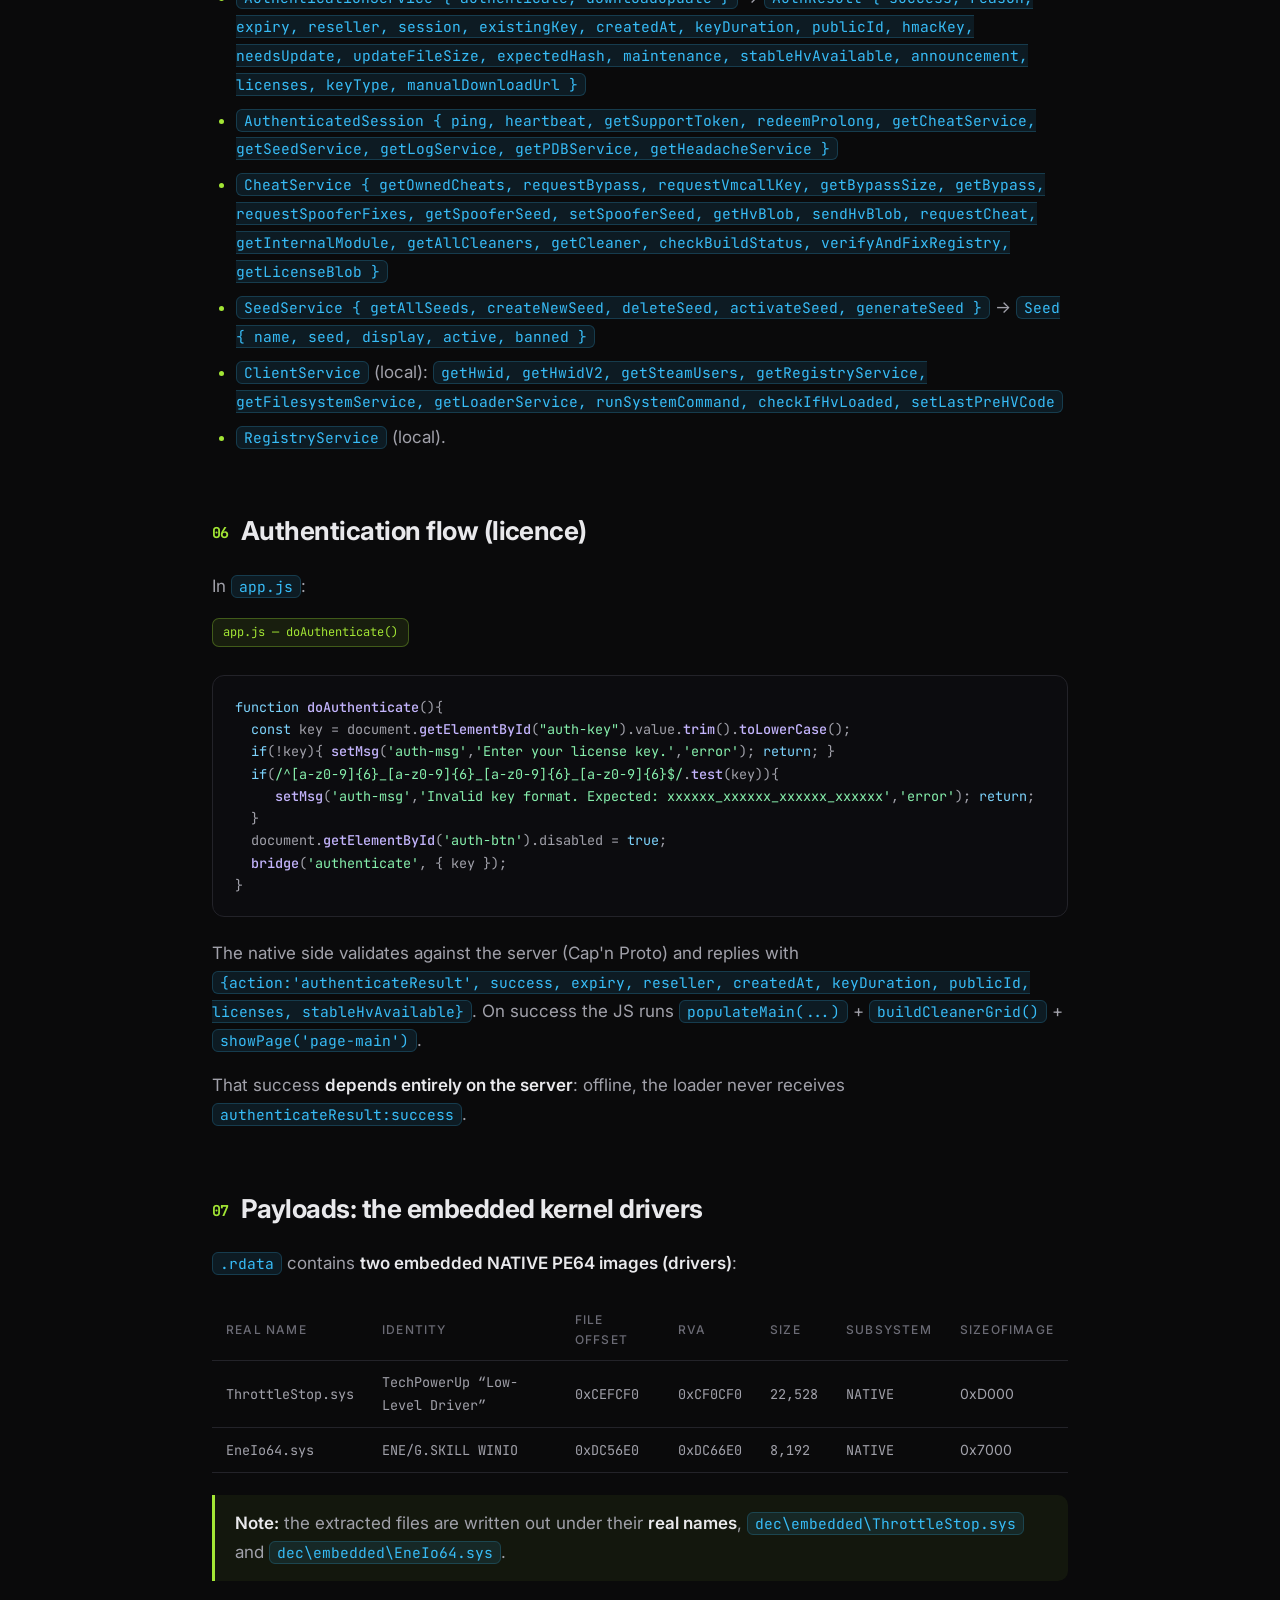
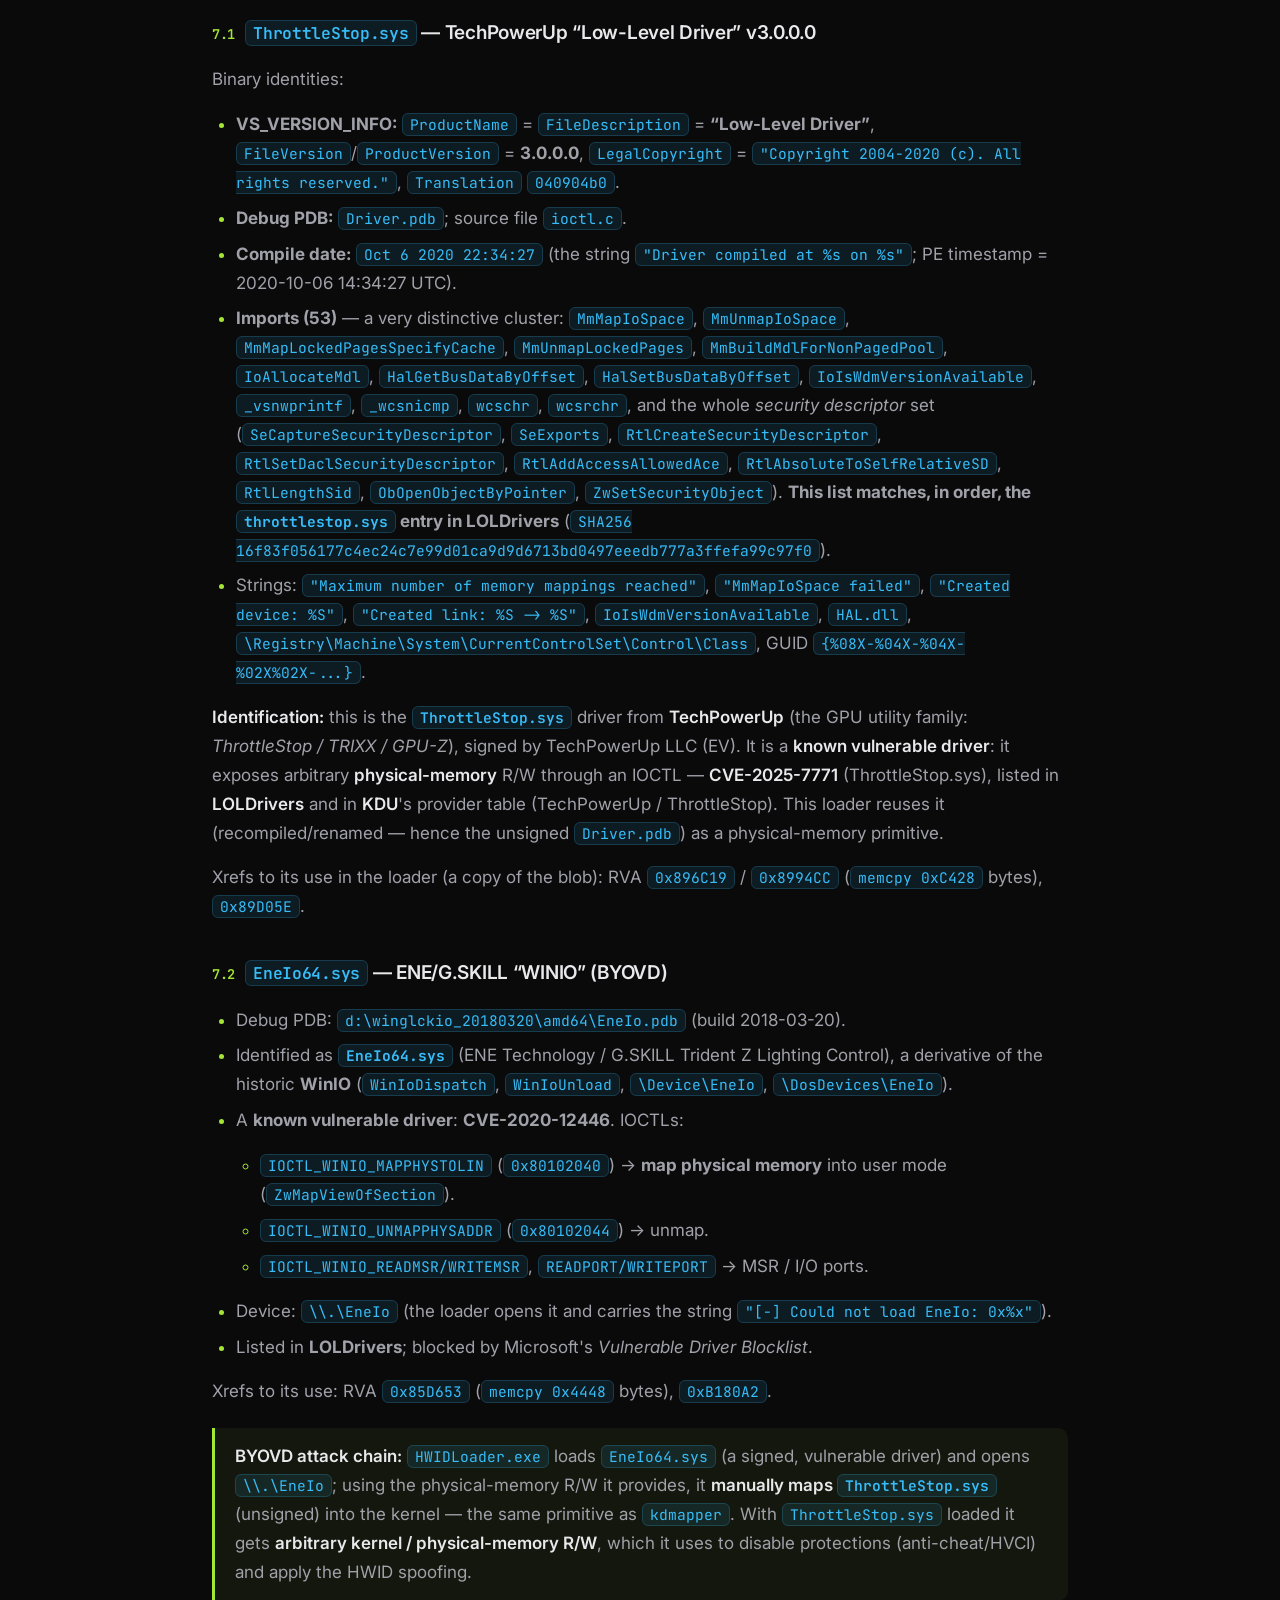
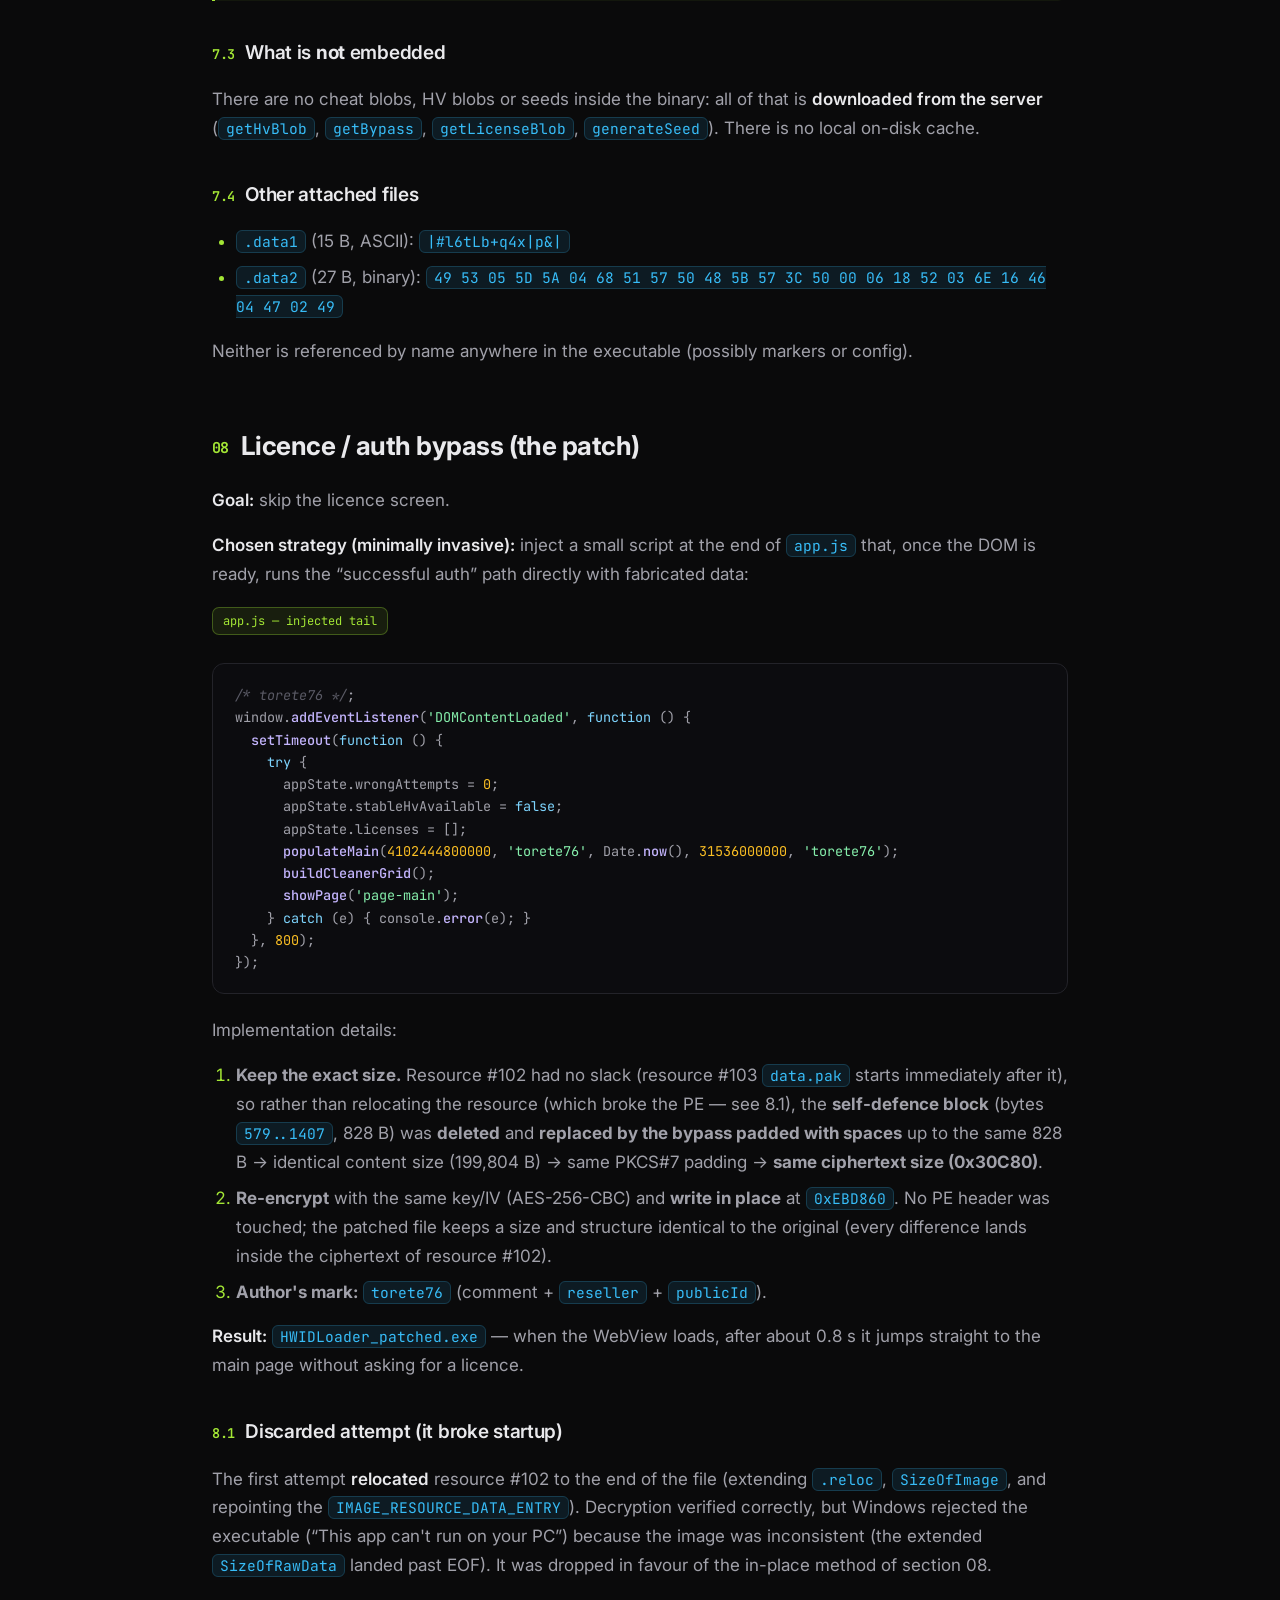
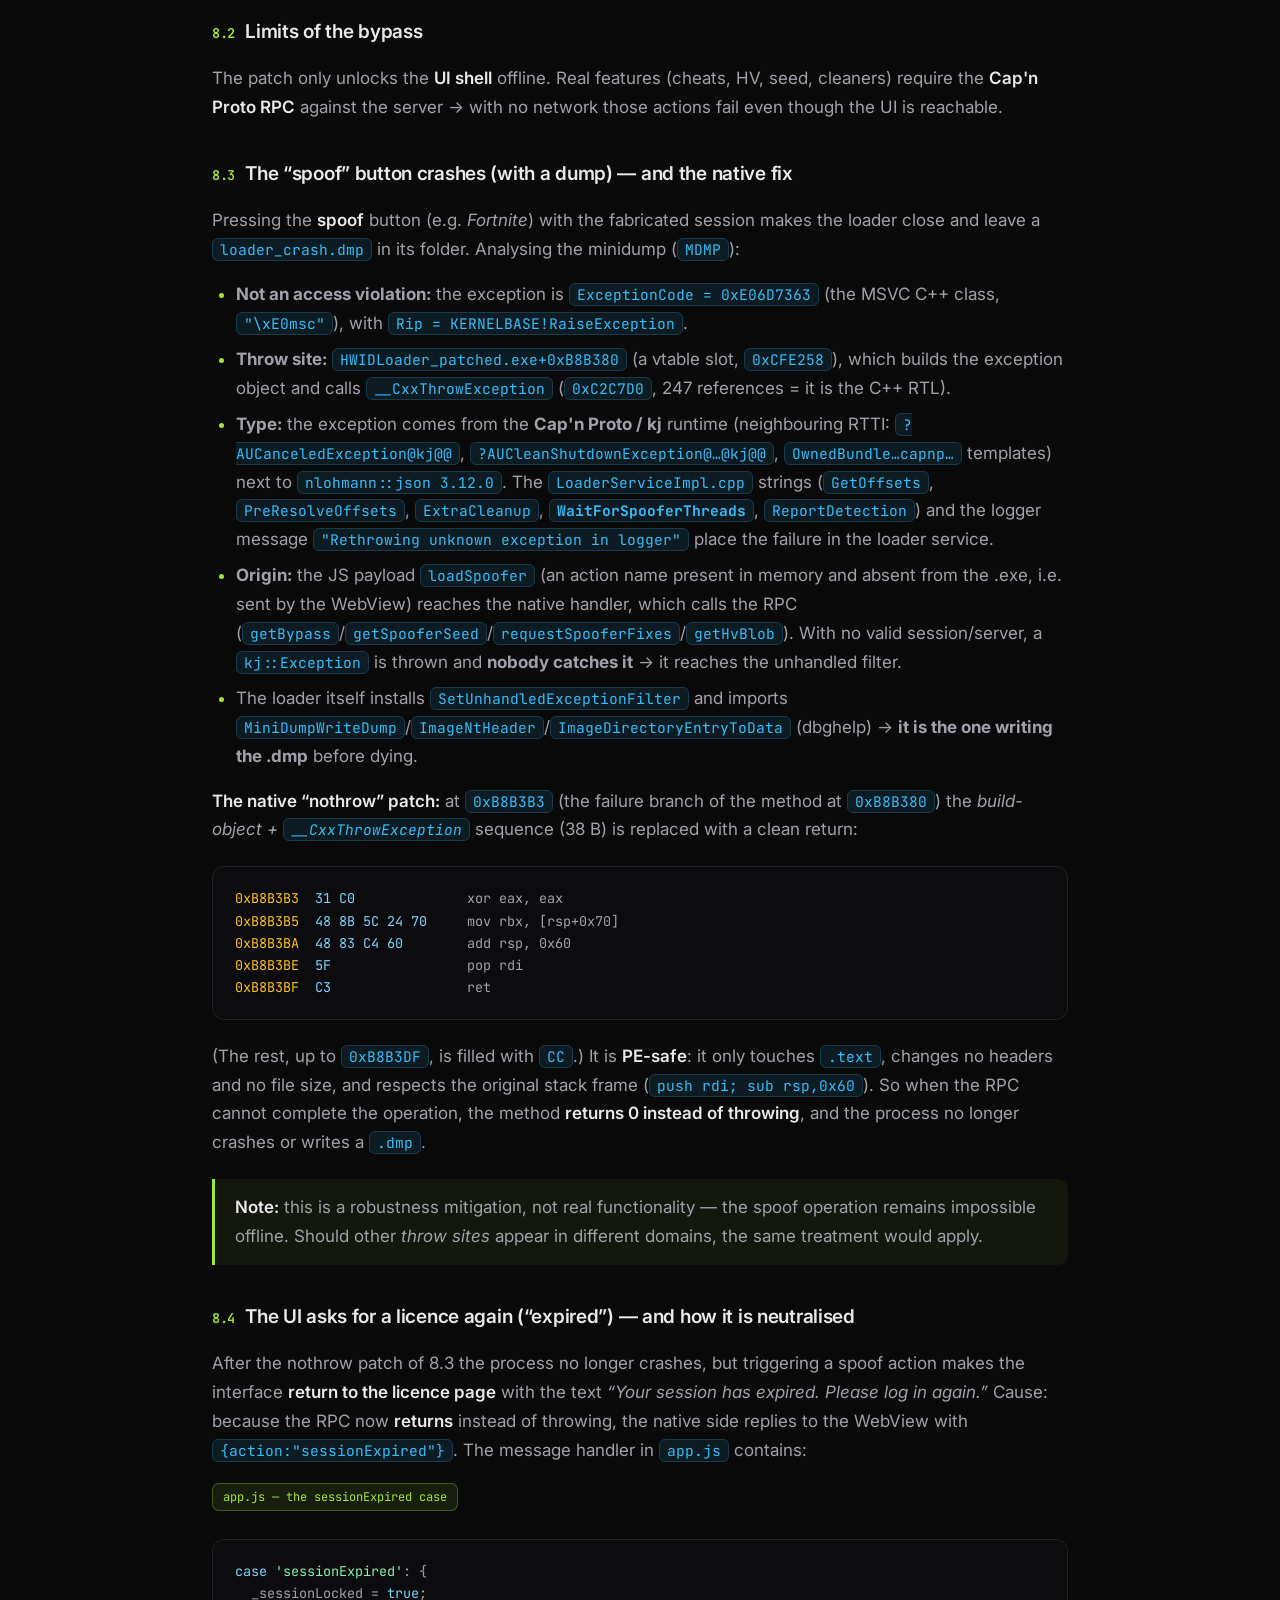
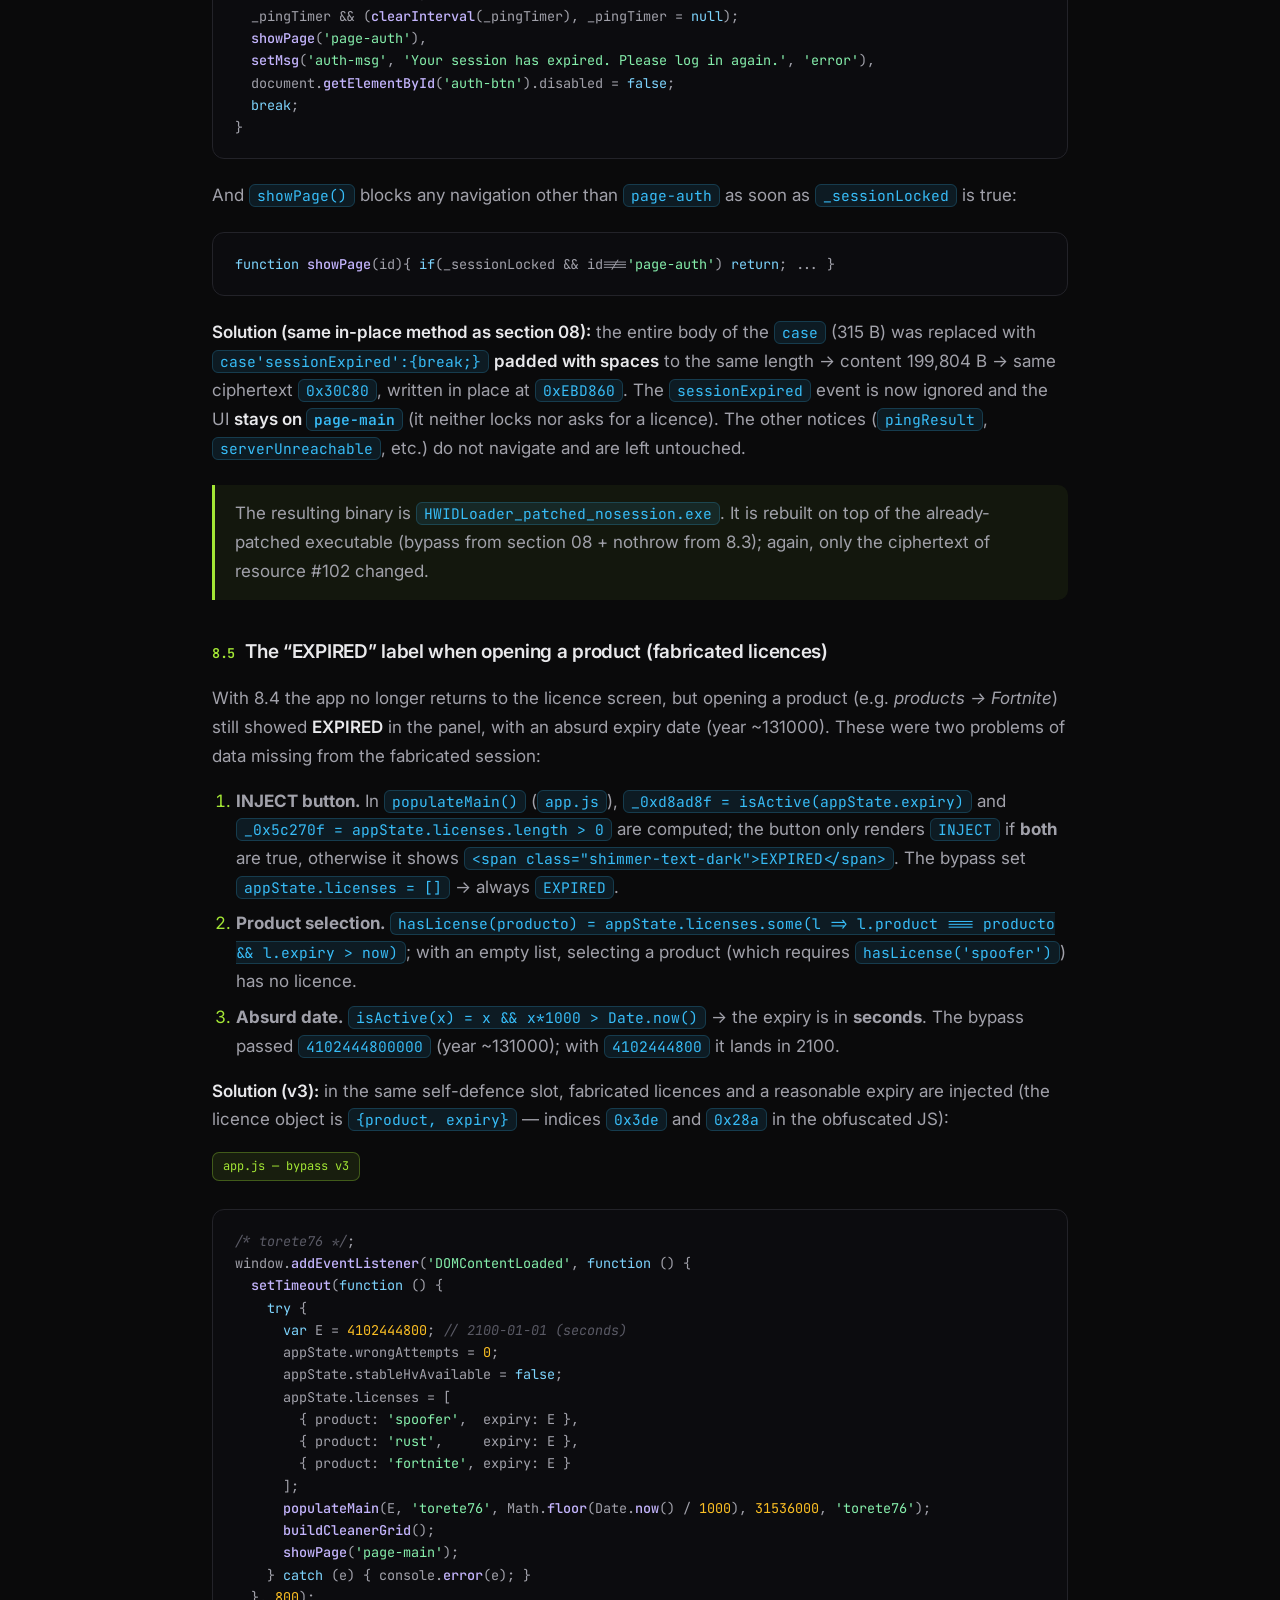
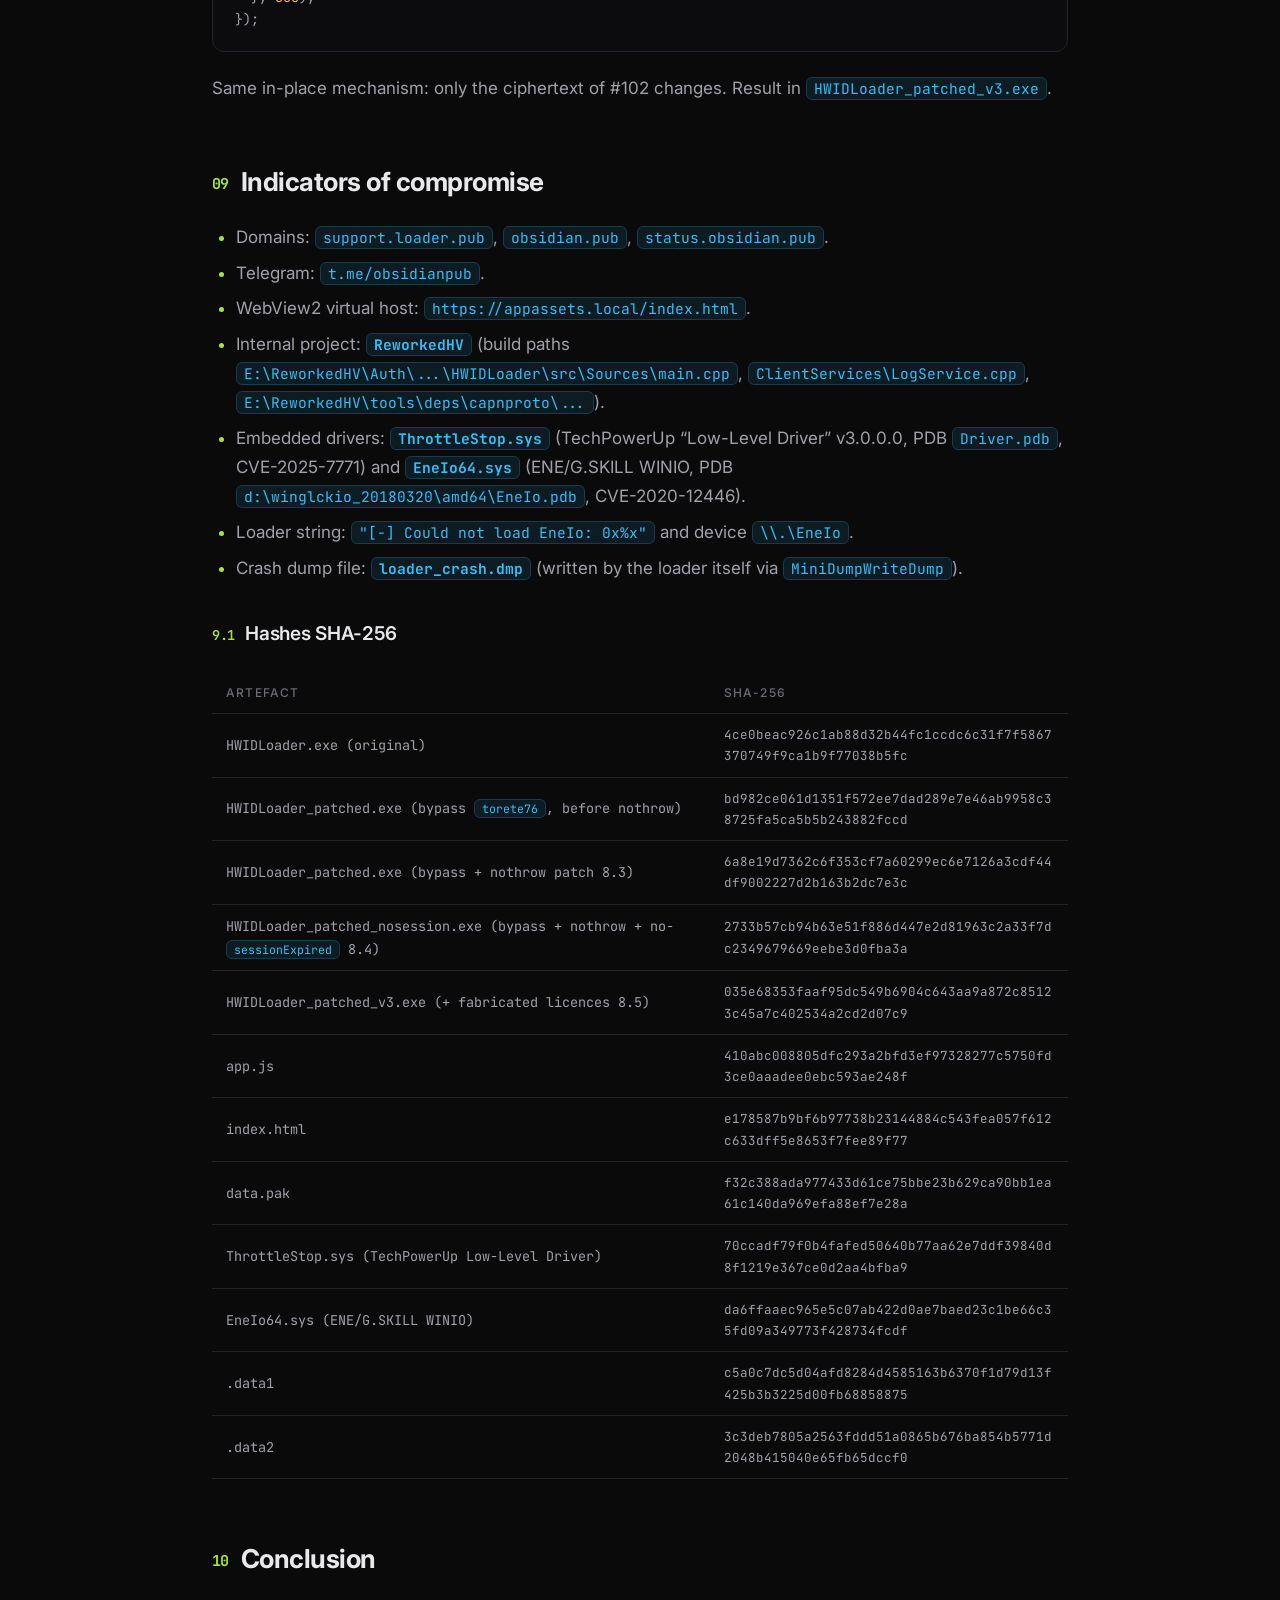
<file: blog/hwidloader.html>
<!DOCTYPE html>
<html lang="en" data-theme="dark">
<head>
<meta charset="utf-8">
<meta name="viewport" content="width=device-width, initial-scale=1">
<title>HWIDLoader (OBSIDIAN) &mdash; Loader Teardown | torete</title>
<meta name="description" content="A static teardown of HWIDLoader.exe, the loader behind OBSIDIAN: AES-encrypted WebView2 assets, a Cap'n Proto RPC backend, two embedded vulnerable kernel drivers used for BYOVD, and a full offline licence bypass.">
<link rel="preconnect" href="https://fonts.googleapis.com">
<link href="https://fonts.googleapis.com/css2?family=Inter:wght@400;500;600;700&family=JetBrains+Mono:wght@400;500;700&display=swap" rel="stylesheet">
<link rel="stylesheet" href="blog.css">
</head>
<body>

<header class="hero" id="top">
  <div class="container">
    <span class="kicker">Reverse Engineering &middot; Loader Teardown</span>
    <h1><em>HWIDLoader</em> &mdash; the OBSIDIAN loader, taken apart</h1>
    <p class="sub">A native C++ shell that serves a full web UI from inside WebView2, talks to its backend over a binary Cap'n Proto RPC, and ships two vulnerable kernel drivers for BYOVD &mdash; mapped end to end from static analysis alone.</p>
    <div class="meta">
      <span>Binary: <b>HWIDLoader.exe</b></span>
      <span>Product: <b>OBSIDIAN</b></span>
      <span>Size: <b>30,118,912 bytes</b></span>
      <span>Method: <b>static only</b></span>
    </div>
  </div>
</header>

<div class="container">

  <nav class="series">
    <h4>Contents</h4>
    <ol>
      <li><a href="#s1">Executive summary</a></li>
      <li><a href="#s2">PE structure</a></li>
      <li><a href="#s3">Encrypted resources and cryptography</a></li>
      <li><a href="#s4">Asset contents</a></li>
      <li><a href="#s5">Application architecture</a></li>
      <li><a href="#s6">Authentication flow</a></li>
      <li><a href="#s7">Embedded kernel drivers</a></li>
      <li><a href="#s8">Licence bypass</a></li>
      <li><a href="#s9">Indicators of compromise</a></li>
      <li><a href="#s10">Conclusion</a></li>
    </ol>
  </nav>

  <article>

    <p><strong>Author's mark:</strong> <code>torete76</code> &mdash; <strong>Binary:</strong> <code>HWIDLoader.exe</code>, 30,118,912 bytes (<code>0x1CB9400</code>), PE64, GUI, 7 sections.</p>
    <table>
      <thead><tr><th>Artefact</th><th>SHA-256</th></tr></thead>
      <tbody>
        <tr><td>HWIDLoader.exe</td><td class="hash">4ce0beac926c1ab88d32b44fc1ccdc6c31f7f5867370749f9ca1b9f77038b5fc</td></tr>
        <tr><td>HWIDLoader_patched.exe</td><td class="hash">bd982ce061d1351f572ee7dad289e7e46ab9958c38725fa5ca5b5b243882fccd</td></tr>
        <tr><td>HWIDLoader_patched_nosession.exe</td><td class="hash">2733b57cb94b63e51f886d447e2d81963c2a33f7dc2349679669eebe3d0fba3a</td></tr>
      </tbody>
    </table>

    <h2 id="s1"><span class="n">01</span>Executive summary</h2>
    <p><code>HWIDLoader.exe</code> is the <em>loader</em> for the product <strong>OBSIDIAN</strong> (domain <code>obsidian.pub</code>, Telegram channel <code>t.me/obsidianpub</code>), a <strong>HWID spoofer / cheat loader</strong> aimed at games with anti-cheat. The application is a <strong>native C++ shell</strong> that:</p>
    <ol>
      <li>Decrypts and serves a <strong>complete web interface (HTML/JS)</strong> inside a <strong>WebView2 (Edge Chromium)</strong> virtual host, <code>appassets.local</code>.</li>
      <li>Talks to its server over a <strong>binary Cap'n Proto RPC</strong> (internal protocol &ldquo;SecretRPC/SecretHandshake&rdquo;).</li>
      <li>Carries <strong>two x64 kernel drivers</strong> embedded in <code>.rdata</code>, used for <strong>BYOVD</strong> (Bring Your Own Vulnerable Driver): <strong><code>EneIo64.sys</code></strong> (ENE/G.SKILL, CVE-2020-12446) to obtain physical-memory R/W and <strong>map</strong> into the kernel, and <strong><code>ThrottleStop.sys</code></strong> (TechPowerUp &ldquo;Low-Level Driver&rdquo;, CVE-2025-7771) as an arbitrary R/W primitive.</li>
    </ol>
    <p>The original binary is <strong>only partially protected</strong>: the assets are encrypted in <code>.rsrc</code> with <strong>AES-256-CBC</strong> and the JS is obfuscated with <code>javascript-obfuscator</code>, but the key/IV are constants sitting in <code>.rdata</code> and the native code relies on obfuscated strings. The real business logic (licences, cheats, HV, seeds) is <strong>100% server-side</strong>.</p>

    <h2 id="s2"><span class="n">02</span>PE structure</h2>
    <table>
      <thead><tr><th>Section</th><th>VA</th><th>VirtualSize</th><th>Raw</th><th>Notes</th></tr></thead>
      <tbody>
        <tr><td>.text</td><td>0x1000</td><td>0xCE1A8C</td><td>0xCE1C00</td><td>Native code (obfuscated)</td></tr>
        <tr><td>.rdata</td><td>0xCE3000</td><td>0x15AB0A</td><td>0x15AC00</td><td>Constants, <strong>AES key/IV</strong>, embedded drivers</td></tr>
        <tr><td>.data</td><td>0xE3E000</td><td>0x26EA4</td><td>0x20E00</td><td></td></tr>
        <tr><td>.pdata</td><td>0xE65000</td><td>0x1EC84</td><td>0x1EE00</td><td></td></tr>
        <tr><td>.fptable</td><td>0xE84000</td><td>0x100</td><td>0x200</td><td></td></tr>
        <tr><td>.rsrc</td><td>0xE85000</td><td>0xE37FE8</td><td>0xE38000</td><td><strong>Encrypted resources</strong></td></tr>
        <tr><td>.reloc</td><td>0x1CBD000</td><td>0x4818</td><td>0x4A00</td><td></td></tr>
      </tbody>
    </table>
    <ul>
      <li><code>SectionAlignment</code> = <code>0x1000</code>, <code>FileAlignment</code> = <code>0x200</code>.</li>
      <li>It imports <code>bcrypt.dll</code> (<code>BCrypt*</code>), <code>kernel32</code>, <code>user32</code>, <code>shlwapi</code>, <code>advapi32</code>, etc. <strong>No</strong> static import of <code>WebView2Loader.dll</code> &mdash; WebView2 is loaded dynamically (<code>LoadLibrary</code>/<code>GetProcAddress</code>).</li>
    </ul>

    <h2 id="s3"><span class="n">03</span>Encrypted resources and cryptography</h2>
    <p>The type-<code>10</code> resources (<code>RT_RCDATA</code>) named <strong>101 / 102 / 103</strong> are encrypted:</p>
    <table>
      <thead><tr><th>Name</th><th>RVA</th><th>Size</th><th>Plaintext</th></tr></thead>
      <tbody>
        <tr><td>101</td><td>0xE85100</td><td>0x40D60 (265,568)</td><td>index.html</td></tr>
        <tr><td>102</td><td>0xEC5E60</td><td>0x30C80 (199,808)</td><td>app.js</td></tr>
        <tr><td>103</td><td>0xEF6AE0</td><td>0xDC6380 (14,443,392)</td><td>data.pak</td></tr>
        <tr><td>24/1</td><td>0x1CBCE60</td><td>0x188</td><td>Manifest</td></tr>
      </tbody>
    </table>

    <h3><span class="n">3.1</span>Decryption routine (RVA <code>0x2D0010</code>)</h3>
<pre><code><span class="tok-c">FindResourceW(...)      ; caller RVA 0x2D0088</span>
<span class="tok-c">LoadResource(...)       ; RVA 0x2D00BC</span>
<span class="tok-c">SizeofResource(...)     ; RVA 0x2D00F0</span>
<span class="tok-c">LockResource(...)       ; RVA 0x2D010F</span>
BCryptOpenAlgorithmProvider(<span class="tok-k">BCRYPT_AES_ALGORITHM</span>)         <span class="tok-c">; ~0x2D017B</span>
BCryptSetProperty(hAlg, <span class="tok-s">"ChainingMode"</span>, <span class="tok-s">"ChainingModeCBC"</span>) <span class="tok-c">; ~0x2D01BA</span>
BCryptGenerateSymmetricKey(... <span class="tok-n">32</span>-byte key ...)            <span class="tok-c">; ~0x2D0207</span>
BCryptDecrypt(... <span class="tok-k">BCRYPT_BLOCK_PADDING</span> ...)                <span class="tok-c">; 0x2D02BB (query) / 0x2D0377 (real)</span></code></pre>

    <h3><span class="n">3.2</span>Parameters (constants in <code>.rdata</code>)</h3>
    <ul>
      <li><strong>Algorithm:</strong> AES-256-CBC with <strong>PKCS#7</strong> padding.</li>
      <li><strong>Key (32 B)</strong> @ <code>.rdata</code> <code>0xCE6E30</code>:</li>
    </ul>
<pre><code>7c4fa12e9bd3558812ee7a406bc933215d18f6ab44779002c13e6fb8295ae407</code></pre>
    <ul>
      <li><strong>IV (16 B)</strong> @ <code>.rdata</code> <code>0xCE6E50</code>:</li>
    </ul>
<pre><code>a1592cd73f846b109e47c52288be0573</code></pre>
    <p>Confirmed by <strong>round-trip</strong>: decrypting and then re-encrypting resource #102 reproduces the original ciphertext <strong>exactly</strong> (padding = 4 bytes), which pins down key, IV, CBC and PKCS#7.</p>

    <h3><span class="n">3.3</span>Extraction</h3>
    <span class="filename">decrypt_assets.py</span>
<pre><code><span class="tok-k">from</span> cryptography.hazmat.primitives.ciphers <span class="tok-k">import</span> Cipher, algorithms, modes

KEY = <span class="tok-fn">bytes.fromhex</span>(<span class="tok-s">'7c4fa12e9bd3558812ee7a406bc933215d18f6ab44779002c13e6fb8295ae407'</span>)
IV  = <span class="tok-fn">bytes.fromhex</span>(<span class="tok-s">'a1592cd73f846b109e47c52288be0573'</span>)

ct  = exe[<span class="tok-n">0xEBD860</span>:<span class="tok-n">0xEBD860</span> + <span class="tok-n">0x30C80</span>]
pt  = Cipher(algorithms.<span class="tok-fn">AES</span>(KEY), modes.<span class="tok-fn">CBC</span>(IV)).<span class="tok-fn">decryptor</span>().<span class="tok-fn">update</span>(ct)  <span class="tok-c"># + finalize()</span>
content = pt[:-<span class="tok-n">4</span>]   <span class="tok-c"># strip PKCS#7</span></code></pre>
    <p>Result in <code>dec\</code>: <code>index.html</code>, <code>app.js</code>, <code>data.pak</code>.</p>

    <h2 id="s4"><span class="n">04</span>Asset contents</h2>

    <h3><span class="n">4.1</span><code>index.html</code> &mdash; the UI (265,568 B)</h3>
    <p>The loader's full interface (dark &ldquo;OBSIDIAN&rdquo; theme): auth page, sidebar, tabs (home, cleaners, seeds/HWID, dev, settings), inline SVG icons. It loads a classic script:</p>
<pre><code><span class="tok-c">&lt;script src="app.js"&gt;&lt;/script&gt;</span></code></pre>

    <h3><span class="n">4.2</span><code>app.js</code> &mdash; the logic (199,808 B, obfuscated)</h3>
    <p>Obfuscated with <strong>javascript-obfuscator</strong>:</p>
    <ul>
      <li>A string array plus a <strong>decoder</strong> <code>a0_0x920e(idx) = ARRAY[idx - 0xB3]</code>, with <strong>base64</strong> entries.</li>
      <li>An array-rotation function in an IIFE with seed <code>(a0_0x2372, 0xDB8E5)</code>.</li>
      <li>Self-defence anti-debug (a <code>Function.prototype.toString</code> check) &mdash; removable with no side effect.</li>
    </ul>
    <p><strong>Deobfuscation:</strong> the decoder was rebuilt and <strong>2,394 strings</strong> were resolved (0 failures), across 94 aliases. Examples:</p>
    <table>
      <thead><tr><th>idx</th><th>string</th></tr></thead>
      <tbody>
        <tr><td>0x380</td><td>webview</td></tr>
        <tr><td>0x4b1</td><td>stringify</td></tr>
        <tr><td>0x56a</td><td>postMessage</td></tr>
      </tbody>
    </table>
    <p>Output: <code>dec\app.deob.js</code>.</p>

    <h3><span class="n">4.3</span><code>data.pak</code> (14,443,392 B)</h3>
    <p>A custom container format, <strong>&ldquo;PAK17&rdquo;</strong>:</p>
<pre><code>magic  <span class="tok-s">"PAK17\0\0\0"</span>       (8 bytes)
+ u32 ...
entries: [u32 nameLen][name][u32 size][data]  (repeated)</code></pre>
    <p>It holds <strong>55 PNGs</strong> (game thumbnails and logos) extracted to <code>dec\pak\</code>. It contains <strong>no</strong> executable payloads; it is purely cosmetic (game cards grouped by anti-cheat: EAC, BattlEye, Vanguard, nProtect, ACE, XIGNCODE3, Blizzard Warden, and so on).</p>

    <h2 id="s5"><span class="n">05</span>Application architecture</h2>
<pre><code> ┌──────────────────────────────────────────────────────────────┐
 │  HWIDLoader.exe (native C++ / MSVC, obfuscated)              │
 │                                                              │
 │   WebView2 (Edge Chromium, loaded dynamically)               │
 │    virtual host: https://appassets.local/index.html          │
 │    ├── index.html   (resource #101)                          │
 │    ├── app.js       (resource #102)                          │
 │    └── data.pak     (resource #103)                          │
 │                                                              │
 │   postMessage bridge (JSON)                                  │
 │    JS   →  chrome.webview.postMessage(JSON.stringify({...})) │
 │    native → window.chrome.webview.addEventListener('message')│
 │                                                              │
 │   Cap'n Proto RPC  ("SecretRPC" / "SecretHandshake")         │
 │    schema embedded in .rdata                                 │
 │    origin project: E:\ReworkedHV\tools\deps\capnproto\...    │
 └──────────────────────────────────────────────────────────────┘
              │ TLS
              ▼
   support.loader.pub / obsidian.pub / status.obsidian.pub</code></pre>
    <ul>
      <li>The JS bridge is <code>bridge(action, params)</code> &rarr; <code>window['chrome']['webview']['postMessage'](JSON.stringify({action, params}))</code>.</li>
      <li>The native side replies with <code>{action, ...}</code> messages that the JS handles in a <code>switch</code>.</li>
      <li>The literal string <code>"action"</code> does <strong>not</strong> exist anywhere in the native binary (0 occurrences), and neither do registry/device paths in plaintext &rarr; the native dispatch is obfuscated (constant <code>movabs</code> values, MBA arithmetic).</li>
    </ul>

    <h3><span class="n">5.1</span>JS &rarr; native actions (recovered from the JS)</h3>
    <div class="chips">
      <span class="chip">authenticate {key}</span>
      <span class="chip">getSpooferSeed</span>
      <span class="chip">runCleaner {id,folder}</span>
      <span class="chip">restoreRegistry</span>
      <span class="chip">refreshLicenses</span>
      <span class="chip">enableMicrosoftHv</span>
      <span class="chip">disableMicrosoftHv</span>
      <span class="chip">applySetupFixes {disableMsHv,applyRegistry}</span>
      <span class="chip">openExternal {url}</span>
      <span class="chip">downloadUpdate</span>
      <span class="chip">drag</span>
    </div>

    <h3><span class="n">5.2</span>Cap'n Proto API (recovered from the schema in <code>.rdata</code>)</h3>
    <ul>
      <li><code>AuthenticationService { authenticate, downloadUpdate }</code> &rarr; <code>AuthResult { success, reason, expiry, reseller, session, existingKey, createdAt, keyDuration, publicId, hmacKey, needsUpdate, updateFileSize, expectedHash, maintenance, stableHvAvailable, announcement, licenses, keyType, manualDownloadUrl }</code></li>
      <li><code>AuthenticatedSession { ping, heartbeat, getSupportToken, redeemProlong, getCheatService, getSeedService, getLogService, getPDBService, getHeadacheService }</code></li>
      <li><code>CheatService { getOwnedCheats, requestBypass, requestVmcallKey, getBypassSize, getBypass, requestSpooferFixes, getSpooferSeed, setSpooferSeed, getHvBlob, sendHvBlob, requestCheat, getInternalModule, getAllCleaners, getCleaner, checkBuildStatus, verifyAndFixRegistry, getLicenseBlob }</code></li>
      <li><code>SeedService { getAllSeeds, createNewSeed, deleteSeed, activateSeed, generateSeed }</code> &rarr; <code>Seed { name, seed, display, active, banned }</code></li>
      <li><code>ClientService</code> (local): <code>getHwid, getHwidV2, getSteamUsers, getRegistryService, getFilesystemService, getLoaderService, runSystemCommand, checkIfHvLoaded, setLastPreHVCode</code></li>
      <li><code>RegistryService</code> (local).</li>
    </ul>

    <h2 id="s6"><span class="n">06</span>Authentication flow (licence)</h2>
    <p>In <code>app.js</code>:</p>
    <span class="filename">app.js &mdash; doAuthenticate()</span>
<pre><code><span class="tok-k">function</span> <span class="tok-fn">doAuthenticate</span>(){
  <span class="tok-k">const</span> key = document.<span class="tok-fn">getElementById</span>(<span class="tok-s">"auth-key"</span>).value.<span class="tok-fn">trim</span>().<span class="tok-fn">toLowerCase</span>();
  <span class="tok-k">if</span>(!key){ <span class="tok-fn">setMsg</span>(<span class="tok-s">'auth-msg'</span>,<span class="tok-s">'Enter your license key.'</span>,<span class="tok-s">'error'</span>); <span class="tok-k">return</span>; }
  <span class="tok-k">if</span>(<span class="tok-s">/^[a-z0-9]{6}_[a-z0-9]{6}_[a-z0-9]{6}_[a-z0-9]{6}$/</span>.<span class="tok-fn">test</span>(key)){
     <span class="tok-fn">setMsg</span>(<span class="tok-s">'auth-msg'</span>,<span class="tok-s">'Invalid key format. Expected: xxxxxx_xxxxxx_xxxxxx_xxxxxx'</span>,<span class="tok-s">'error'</span>); <span class="tok-k">return</span>;
  }
  document.<span class="tok-fn">getElementById</span>(<span class="tok-s">'auth-btn'</span>).disabled = <span class="tok-k">true</span>;
  <span class="tok-fn">bridge</span>(<span class="tok-s">'authenticate'</span>, { key });
}</code></pre>
    <p>The native side validates against the server (Cap'n Proto) and replies with <code>{action:'authenticateResult', success, expiry, reseller, createdAt, keyDuration, publicId, licenses, stableHvAvailable}</code>. On success the JS runs <code>populateMain(...)</code> + <code>buildCleanerGrid()</code> + <code>showPage('page-main')</code>.</p>
    <p>That success <strong>depends entirely on the server</strong>: offline, the loader never receives <code>authenticateResult:success</code>.</p>

    <h2 id="s7"><span class="n">07</span>Payloads: the embedded kernel drivers</h2>
    <p><code>.rdata</code> contains <strong>two embedded NATIVE PE64 images (drivers)</strong>:</p>
    <table>
      <thead><tr><th>Real name</th><th>Identity</th><th>File offset</th><th>RVA</th><th>Size</th><th>Subsystem</th><th>SizeOfImage</th></tr></thead>
      <tbody>
        <tr><td>ThrottleStop.sys</td><td>TechPowerUp &ldquo;Low-Level Driver&rdquo;</td><td>0xCEFCF0</td><td>0xCF0CF0</td><td>22,528</td><td>NATIVE</td><td>0xD000</td></tr>
        <tr><td>EneIo64.sys</td><td>ENE/G.SKILL WINIO</td><td>0xDC56E0</td><td>0xDC66E0</td><td>8,192</td><td>NATIVE</td><td>0x7000</td></tr>
      </tbody>
    </table>
    <blockquote><p><strong>Note:</strong> the extracted files are written out under their <strong>real names</strong>, <code>dec\embedded\ThrottleStop.sys</code> and <code>dec\embedded\EneIo64.sys</code>.</p></blockquote>

    <h3><span class="n">7.1</span><code>ThrottleStop.sys</code> &mdash; TechPowerUp &ldquo;Low-Level Driver&rdquo; v3.0.0.0</h3>
    <p>Binary identities:</p>
    <ul>
      <li><strong>VS_VERSION_INFO:</strong> <code>ProductName</code> = <code>FileDescription</code> = <strong>&ldquo;Low-Level Driver&rdquo;</strong>, <code>FileVersion</code>/<code>ProductVersion</code> = <strong>3.0.0.0</strong>, <code>LegalCopyright</code> = <code>"Copyright 2004-2020 (c). All rights reserved."</code>, <code>Translation</code> <code>040904b0</code>.</li>
      <li><strong>Debug PDB:</strong> <code>Driver.pdb</code>; source file <code>ioctl.c</code>.</li>
      <li><strong>Compile date:</strong> <code>Oct  6 2020 22:34:27</code> (the string <code>"Driver compiled at %s on %s"</code>; PE timestamp = 2020-10-06 14:34:27 UTC).</li>
      <li><strong>Imports (53)</strong> &mdash; a very distinctive cluster: <code>MmMapIoSpace</code>, <code>MmUnmapIoSpace</code>, <code>MmMapLockedPagesSpecifyCache</code>, <code>MmUnmapLockedPages</code>, <code>MmBuildMdlForNonPagedPool</code>, <code>IoAllocateMdl</code>, <code>HalGetBusDataByOffset</code>, <code>HalSetBusDataByOffset</code>, <code>IoIsWdmVersionAvailable</code>, <code>_vsnwprintf</code>, <code>_wcsnicmp</code>, <code>wcschr</code>, <code>wcsrchr</code>, and the whole <em>security descriptor</em> set (<code>SeCaptureSecurityDescriptor</code>, <code>SeExports</code>, <code>RtlCreateSecurityDescriptor</code>, <code>RtlSetDaclSecurityDescriptor</code>, <code>RtlAddAccessAllowedAce</code>, <code>RtlAbsoluteToSelfRelativeSD</code>, <code>RtlLengthSid</code>, <code>ObOpenObjectByPointer</code>, <code>ZwSetSecurityObject</code>). <strong>This list matches, in order, the <code>throttlestop.sys</code> entry in LOLDrivers</strong> (<code>SHA256 16f83f056177c4ec24c7e99d01ca9d9d6713bd0497eeedb777a3ffefa99c97f0</code>).</li>
      <li>Strings: <code>"Maximum number of memory mappings reached"</code>, <code>"MmMapIoSpace failed"</code>, <code>"Created device: %S"</code>, <code>"Created link: %S -&gt; %S"</code>, <code>IoIsWdmVersionAvailable</code>, <code>HAL.dll</code>, <code>\Registry\Machine\System\CurrentControlSet\Control\Class</code>, GUID <code>{%08X-%04X-%04X-%02X%02X-...}</code>.</li>
    </ul>
    <p><strong>Identification:</strong> this is the <strong><code>ThrottleStop.sys</code></strong> driver from <strong>TechPowerUp</strong> (the GPU utility family: <em>ThrottleStop / TRIXX / GPU-Z</em>), signed by TechPowerUp LLC (EV). It is a <strong>known vulnerable driver</strong>: it exposes arbitrary <strong>physical-memory</strong> R/W through an IOCTL &mdash; <strong>CVE-2025-7771</strong> (ThrottleStop.sys), listed in <strong>LOLDrivers</strong> and in <strong>KDU</strong>'s provider table (TechPowerUp / ThrottleStop). This loader reuses it (recompiled/renamed &mdash; hence the unsigned <code>Driver.pdb</code>) as a physical-memory primitive.</p>
    <p>Xrefs to its use in the loader (a copy of the blob): RVA <code>0x896C19</code> / <code>0x8994CC</code> (<code>memcpy 0xC428</code> bytes), <code>0x89D05E</code>.</p>

    <h3><span class="n">7.2</span><code>EneIo64.sys</code> &mdash; ENE/G.SKILL &ldquo;WINIO&rdquo; (BYOVD)</h3>
    <ul>
      <li>Debug PDB: <code>d:\winglckio_20180320\amd64\EneIo.pdb</code> (build 2018-03-20).</li>
      <li>Identified as <strong><code>EneIo64.sys</code></strong> (ENE Technology / G.SKILL Trident Z Lighting Control), a derivative of the historic <strong>WinIO</strong> (<code>WinIoDispatch</code>, <code>WinIoUnload</code>, <code>\Device\EneIo</code>, <code>\DosDevices\EneIo</code>).</li>
      <li>A <strong>known vulnerable driver</strong>: <strong>CVE-2020-12446</strong>. IOCTLs:
        <ul>
          <li><code>IOCTL_WINIO_MAPPHYSTOLIN</code> (<code>0x80102040</code>) &rarr; <strong>map physical memory</strong> into user mode (<code>ZwMapViewOfSection</code>).</li>
          <li><code>IOCTL_WINIO_UNMAPPHYSADDR</code> (<code>0x80102044</code>) &rarr; unmap.</li>
          <li><code>IOCTL_WINIO_READMSR/WRITEMSR</code>, <code>READPORT/WRITEPORT</code> &rarr; MSR / I/O ports.</li>
        </ul>
      </li>
      <li>Device: <code>\\.\EneIo</code> (the loader opens it and carries the string <code>"[-] Could not load EneIo: 0x%x"</code>).</li>
      <li>Listed in <strong>LOLDrivers</strong>; blocked by Microsoft's <em>Vulnerable Driver Blocklist</em>.</li>
    </ul>
    <p>Xrefs to its use: RVA <code>0x85D653</code> (<code>memcpy 0x4448</code> bytes), <code>0xB180A2</code>.</p>
    <blockquote><p><strong>BYOVD attack chain:</strong> <code>HWIDLoader.exe</code> loads <code>EneIo64.sys</code> (a signed, vulnerable driver) and opens <code>\\.\EneIo</code>; using the physical-memory R/W it provides, it <strong>manually maps <code>ThrottleStop.sys</code></strong> (unsigned) into the kernel &mdash; the same primitive as <code>kdmapper</code>. With <code>ThrottleStop.sys</code> loaded it gets <strong>arbitrary kernel / physical-memory R/W</strong>, which it uses to disable protections (anti-cheat/HVCI) and apply the HWID spoofing.</p></blockquote>

    <h3><span class="n">7.3</span>What is <strong>not</strong> embedded</h3>
    <p>There are no cheat blobs, HV blobs or seeds inside the binary: all of that is <strong>downloaded from the server</strong> (<code>getHvBlob</code>, <code>getBypass</code>, <code>getLicenseBlob</code>, <code>generateSeed</code>). There is no local on-disk cache.</p>

    <h3><span class="n">7.4</span>Other attached files</h3>
    <ul>
      <li><code>.data1</code> (15 B, ASCII): <code>|#l6tLb+q4x|p&amp;|</code></li>
      <li><code>.data2</code> (27 B, binary): <code>49 53 05 5D 5A 04 68 51 57 50 48 5B 57 3C 50 00 06 18 52 03 6E 16 46 04 47 02 49</code></li>
    </ul>
    <p>Neither is referenced by name anywhere in the executable (possibly markers or config).</p>

    <h2 id="s8"><span class="n">08</span>Licence / auth bypass (the patch)</h2>
    <p><strong>Goal:</strong> skip the licence screen.</p>
    <p><strong>Chosen strategy (minimally invasive):</strong> inject a small script at the end of <code>app.js</code> that, once the DOM is ready, runs the &ldquo;successful auth&rdquo; path directly with fabricated data:</p>
    <span class="filename">app.js &mdash; injected tail</span>
<pre><code><span class="tok-c">/* torete76 */</span>;
window.<span class="tok-fn">addEventListener</span>(<span class="tok-s">'DOMContentLoaded'</span>, <span class="tok-k">function</span> () {
  <span class="tok-fn">setTimeout</span>(<span class="tok-k">function</span> () {
    <span class="tok-k">try</span> {
      appState.wrongAttempts = <span class="tok-n">0</span>;
      appState.stableHvAvailable = <span class="tok-k">false</span>;
      appState.licenses = [];
      <span class="tok-fn">populateMain</span>(<span class="tok-n">4102444800000</span>, <span class="tok-s">'torete76'</span>, Date.<span class="tok-fn">now</span>(), <span class="tok-n">31536000000</span>, <span class="tok-s">'torete76'</span>);
      <span class="tok-fn">buildCleanerGrid</span>();
      <span class="tok-fn">showPage</span>(<span class="tok-s">'page-main'</span>);
    } <span class="tok-k">catch</span> (e) { console.<span class="tok-fn">error</span>(e); }
  }, <span class="tok-n">800</span>);
});</code></pre>
    <p>Implementation details:</p>
    <ol>
      <li><strong>Keep the exact size.</strong> Resource #102 had no slack (resource #103 <code>data.pak</code> starts immediately after it), so rather than relocating the resource (which broke the PE &mdash; see 8.1), the <strong>self-defence block</strong> (bytes <code>579..1407</code>, 828 B) was <strong>deleted</strong> and <strong>replaced by the bypass padded with spaces</strong> up to the same 828 B &rarr; identical content size (199,804 B) &rarr; same PKCS#7 padding &rarr; <strong>same ciphertext size (0x30C80)</strong>.</li>
      <li><strong>Re-encrypt</strong> with the same key/IV (AES-256-CBC) and <strong>write in place</strong> at <code>0xEBD860</code>. No PE header was touched; the patched file keeps a size and structure identical to the original (every difference lands inside the ciphertext of resource #102).</li>
      <li><strong>Author's mark:</strong> <code>torete76</code> (comment + <code>reseller</code> + <code>publicId</code>).</li>
    </ol>
    <p><strong>Result:</strong> <code>HWIDLoader_patched.exe</code> &mdash; when the WebView loads, after about 0.8 s it jumps straight to the main page without asking for a licence.</p>

    <h3><span class="n">8.1</span>Discarded attempt (it broke startup)</h3>
    <p>The first attempt <strong>relocated</strong> resource #102 to the end of the file (extending <code>.reloc</code>, <code>SizeOfImage</code>, and repointing the <code>IMAGE_RESOURCE_DATA_ENTRY</code>). Decryption verified correctly, but Windows rejected the executable (&ldquo;This app can't run on your PC&rdquo;) because the image was inconsistent (the extended <code>SizeOfRawData</code> landed past EOF). It was dropped in favour of the in-place method of section 08.</p>

    <h3><span class="n">8.2</span>Limits of the bypass</h3>
    <p>The patch only unlocks the <strong>UI shell</strong> offline. Real features (cheats, HV, seed, cleaners) require the <strong>Cap'n Proto RPC</strong> against the server &rarr; with no network those actions fail even though the UI is reachable.</p>

    <h3><span class="n">8.3</span>The &ldquo;spoof&rdquo; button crashes (with a dump) &mdash; and the native fix</h3>
    <p>Pressing the <strong>spoof</strong> button (e.g. <em>Fortnite</em>) with the fabricated session makes the loader close and leave a <code>loader_crash.dmp</code> in its folder. Analysing the minidump (<code>MDMP</code>):</p>
    <ul>
      <li><strong>Not an access violation:</strong> the exception is <code>ExceptionCode = 0xE06D7363</code> (the MSVC C++ class, <code>"\xE0msc"</code>), with <code>Rip = KERNELBASE!RaiseException</code>.</li>
      <li><strong>Throw site:</strong> <code>HWIDLoader_patched.exe+0xB8B380</code> (a vtable slot, <code>0xCFE258</code>), which builds the exception object and calls <code>__CxxThrowException</code> (<code>0xC2C7D0</code>, 247 references = it is the C++ RTL).</li>
      <li><strong>Type:</strong> the exception comes from the <strong>Cap'n Proto / kj</strong> runtime (neighbouring RTTI: <code>?AUCanceledException@kj@@</code>, <code>?AUCleanShutdownException@&hellip;@kj@@</code>, <code>OwnedBundle&hellip;capnp&hellip;</code> templates) next to <code>nlohmann::json 3.12.0</code>. The <code>LoaderServiceImpl.cpp</code> strings (<code>GetOffsets</code>, <code>PreResolveOffsets</code>, <code>ExtraCleanup</code>, <strong><code>WaitForSpooferThreads</code></strong>, <code>ReportDetection</code>) and the logger message <code>"Rethrowing unknown exception in logger"</code> place the failure in the loader service.</li>
      <li><strong>Origin:</strong> the JS payload <code>loadSpoofer</code> (an action name present in memory and absent from the .exe, i.e. sent by the WebView) reaches the native handler, which calls the RPC (<code>getBypass</code>/<code>getSpooferSeed</code>/<code>requestSpooferFixes</code>/<code>getHvBlob</code>). With no valid session/server, a <code>kj::Exception</code> is thrown and <strong>nobody catches it</strong> &rarr; it reaches the unhandled filter.</li>
      <li>The loader itself installs <code>SetUnhandledExceptionFilter</code> and imports <code>MiniDumpWriteDump</code>/<code>ImageNtHeader</code>/<code>ImageDirectoryEntryToData</code> (dbghelp) &rarr; <strong>it is the one writing the .dmp</strong> before dying.</li>
    </ul>
    <p><strong>The native &ldquo;nothrow&rdquo; patch:</strong> at <code>0xB8B3B3</code> (the failure branch of the method at <code>0xB8B380</code>) the <em>build-object + <code>__CxxThrowException</code></em> sequence (38 B) is replaced with a clean return:</p>
<pre><code><span class="tok-n">0xB8B3B3</span>  <span class="tok-k">31 C0</span>              xor eax, eax
<span class="tok-n">0xB8B3B5</span>  <span class="tok-k">48 8B 5C 24 70</span>     mov rbx, [rsp+0x70]
<span class="tok-n">0xB8B3BA</span>  <span class="tok-k">48 83 C4 60</span>        add rsp, 0x60
<span class="tok-n">0xB8B3BE</span>  <span class="tok-k">5F</span>                 pop rdi
<span class="tok-n">0xB8B3BF</span>  <span class="tok-k">C3</span>                 ret</code></pre>
    <p>(The rest, up to <code>0xB8B3DF</code>, is filled with <code>CC</code>.) It is <strong>PE-safe</strong>: it only touches <code>.text</code>, changes no headers and no file size, and respects the original stack frame (<code>push rdi; sub rsp,0x60</code>). So when the RPC cannot complete the operation, the method <strong>returns 0 instead of throwing</strong>, and the process no longer crashes or writes a <code>.dmp</code>.</p>
    <blockquote><p><strong>Note:</strong> this is a robustness mitigation, not real functionality &mdash; the spoof operation remains impossible offline. Should other <em>throw sites</em> appear in different domains, the same treatment would apply.</p></blockquote>

    <h3><span class="n">8.4</span>The UI asks for a licence again (&ldquo;expired&rdquo;) &mdash; and how it is neutralised</h3>
    <p>After the nothrow patch of 8.3 the process no longer crashes, but triggering a spoof action makes the interface <strong>return to the licence page</strong> with the text <em>&ldquo;Your session has expired. Please log in again.&rdquo;</em> Cause: because the RPC now <strong>returns</strong> instead of throwing, the native side replies to the WebView with <code>{action:"sessionExpired"}</code>. The message handler in <code>app.js</code> contains:</p>
    <span class="filename">app.js &mdash; the sessionExpired case</span>
<pre><code><span class="tok-k">case</span> <span class="tok-s">'sessionExpired'</span>: {
  _sessionLocked = <span class="tok-k">true</span>;
  _pingTimer &amp;&amp; (<span class="tok-fn">clearInterval</span>(_pingTimer), _pingTimer = <span class="tok-k">null</span>);
  <span class="tok-fn">showPage</span>(<span class="tok-s">'page-auth'</span>),
  <span class="tok-fn">setMsg</span>(<span class="tok-s">'auth-msg'</span>, <span class="tok-s">'Your session has expired. Please log in again.'</span>, <span class="tok-s">'error'</span>),
  document.<span class="tok-fn">getElementById</span>(<span class="tok-s">'auth-btn'</span>).disabled = <span class="tok-k">false</span>;
  <span class="tok-k">break</span>;
}</code></pre>
    <p>And <code>showPage()</code> blocks any navigation other than <code>page-auth</code> as soon as <code>_sessionLocked</code> is true:</p>
<pre><code><span class="tok-k">function</span> <span class="tok-fn">showPage</span>(id){ <span class="tok-k">if</span>(_sessionLocked &amp;&amp; id!==<span class="tok-s">'page-auth'</span>) <span class="tok-k">return</span>; ... }</code></pre>
    <p><strong>Solution (same in-place method as section 08):</strong> the entire body of the <code>case</code> (315 B) was replaced with <code>case'sessionExpired':{break;}</code> <strong>padded with spaces</strong> to the same length &rarr; content 199,804 B &rarr; same ciphertext <code>0x30C80</code>, written in place at <code>0xEBD860</code>. The <code>sessionExpired</code> event is now ignored and the UI <strong>stays on <code>page-main</code></strong> (it neither locks nor asks for a licence). The other notices (<code>pingResult</code>, <code>serverUnreachable</code>, etc.) do not navigate and are left untouched.</p>
    <blockquote><p>The resulting binary is <code>HWIDLoader_patched_nosession.exe</code>. It is rebuilt on top of the already-patched executable (bypass from section 08 + nothrow from 8.3); again, only the ciphertext of resource #102 changed.</p></blockquote>

    <h3><span class="n">8.5</span>The &ldquo;EXPIRED&rdquo; label when opening a product (fabricated licences)</h3>
    <p>With 8.4 the app no longer returns to the licence screen, but opening a product (e.g. <em>products &rarr; Fortnite</em>) still showed <strong>EXPIRED</strong> in the panel, with an absurd expiry date (year ~131000). These were two problems of data missing from the fabricated session:</p>
    <ol>
      <li><strong>INJECT button.</strong> In <code>populateMain()</code> (<code>app.js</code>), <code>_0xd8ad8f = isActive(appState.expiry)</code> and <code>_0x5c270f = appState.licenses.length &gt; 0</code> are computed; the button only renders <code>INJECT</code> if <strong>both</strong> are true, otherwise it shows <code>&lt;span class="shimmer-text-dark"&gt;EXPIRED&lt;/span&gt;</code>. The bypass set <code>appState.licenses = []</code> &rarr; always <code>EXPIRED</code>.</li>
      <li><strong>Product selection.</strong> <code>hasLicense(producto) = appState.licenses.some(l =&gt; l.product === producto &amp;&amp; l.expiry &gt; now)</code>; with an empty list, selecting a product (which requires <code>hasLicense('spoofer')</code>) has no licence.</li>
      <li><strong>Absurd date.</strong> <code>isActive(x) = x &amp;&amp; x*1000 &gt; Date.now()</code> &rarr; the expiry is in <strong>seconds</strong>. The bypass passed <code>4102444800000</code> (year ~131000); with <code>4102444800</code> it lands in 2100.</li>
    </ol>
    <p><strong>Solution (v3):</strong> in the same self-defence slot, fabricated licences and a reasonable expiry are injected (the licence object is <code>{product, expiry}</code> &mdash; indices <code>0x3de</code> and <code>0x28a</code> in the obfuscated JS):</p>
    <span class="filename">app.js &mdash; bypass v3</span>
<pre><code><span class="tok-c">/* torete76 */</span>;
window.<span class="tok-fn">addEventListener</span>(<span class="tok-s">'DOMContentLoaded'</span>, <span class="tok-k">function</span> () {
  <span class="tok-fn">setTimeout</span>(<span class="tok-k">function</span> () {
    <span class="tok-k">try</span> {
      <span class="tok-k">var</span> E = <span class="tok-n">4102444800</span>; <span class="tok-c">// 2100-01-01 (seconds)</span>
      appState.wrongAttempts = <span class="tok-n">0</span>;
      appState.stableHvAvailable = <span class="tok-k">false</span>;
      appState.licenses = [
        { product: <span class="tok-s">'spoofer'</span>,  expiry: E },
        { product: <span class="tok-s">'rust'</span>,     expiry: E },
        { product: <span class="tok-s">'fortnite'</span>, expiry: E }
      ];
      <span class="tok-fn">populateMain</span>(E, <span class="tok-s">'torete76'</span>, Math.<span class="tok-fn">floor</span>(Date.<span class="tok-fn">now</span>() / <span class="tok-n">1000</span>), <span class="tok-n">31536000</span>, <span class="tok-s">'torete76'</span>);
      <span class="tok-fn">buildCleanerGrid</span>();
      <span class="tok-fn">showPage</span>(<span class="tok-s">'page-main'</span>);
    } <span class="tok-k">catch</span> (e) { console.<span class="tok-fn">error</span>(e); }
  }, <span class="tok-n">800</span>);
});</code></pre>
    <p>Same in-place mechanism: only the ciphertext of #102 changes. Result in <code>HWIDLoader_patched_v3.exe</code>.</p>

    <h2 id="s9"><span class="n">09</span>Indicators of compromise</h2>
    <ul>
      <li>Domains: <code>support.loader.pub</code>, <code>obsidian.pub</code>, <code>status.obsidian.pub</code>.</li>
      <li>Telegram: <code>t.me/obsidianpub</code>.</li>
      <li>WebView2 virtual host: <code>https://appassets.local/index.html</code>.</li>
      <li>Internal project: <strong><code>ReworkedHV</code></strong> (build paths <code>E:\ReworkedHV\Auth\...\HWIDLoader\src\Sources\main.cpp</code>, <code>ClientServices\LogService.cpp</code>, <code>E:\ReworkedHV\tools\deps\capnproto\...</code>).</li>
      <li>Embedded drivers: <strong><code>ThrottleStop.sys</code></strong> (TechPowerUp &ldquo;Low-Level Driver&rdquo; v3.0.0.0, PDB <code>Driver.pdb</code>, CVE-2025-7771) and <strong><code>EneIo64.sys</code></strong> (ENE/G.SKILL WINIO, PDB <code>d:\winglckio_20180320\amd64\EneIo.pdb</code>, CVE-2020-12446).</li>
      <li>Loader string: <code>"[-] Could not load EneIo: 0x%x"</code> and device <code>\\.\EneIo</code>.</li>
      <li>Crash dump file: <strong><code>loader_crash.dmp</code></strong> (written by the loader itself via <code>MiniDumpWriteDump</code>).</li>
    </ul>

    <h3><span class="n">9.1</span>Hashes SHA-256</h3>
    <table>
      <thead><tr><th>Artefact</th><th>SHA-256</th></tr></thead>
      <tbody>
        <tr><td>HWIDLoader.exe (original)</td><td class="hash">4ce0beac926c1ab88d32b44fc1ccdc6c31f7f5867370749f9ca1b9f77038b5fc</td></tr>
        <tr><td>HWIDLoader_patched.exe (bypass <code>torete76</code>, before nothrow)</td><td class="hash">bd982ce061d1351f572ee7dad289e7e46ab9958c38725fa5ca5b5b243882fccd</td></tr>
        <tr><td>HWIDLoader_patched.exe (bypass + nothrow patch 8.3)</td><td class="hash">6a8e19d7362c6f353cf7a60299ec6e7126a3cdf44df9002227d2b163b2dc7e3c</td></tr>
        <tr><td>HWIDLoader_patched_nosession.exe (bypass + nothrow + no-<code>sessionExpired</code> 8.4)</td><td class="hash">2733b57cb94b63e51f886d447e2d81963c2a33f7dc2349679669eebe3d0fba3a</td></tr>
        <tr><td>HWIDLoader_patched_v3.exe (+ fabricated licences 8.5)</td><td class="hash">035e68353faaf95dc549b6904c643aa9a872c85123c45a7c402534a2cd2d07c9</td></tr>
        <tr><td>app.js</td><td class="hash">410abc008805dfc293a2bfd3ef97328277c5750fd3ce0aaadee0ebc593ae248f</td></tr>
        <tr><td>index.html</td><td class="hash">e178587b9bf6b97738b23144884c543fea057f612c633dff5e8653f7fee89f77</td></tr>
        <tr><td>data.pak</td><td class="hash">f32c388ada977433d61ce75bbe23b629ca90bb1ea61c140da969efa88ef7e28a</td></tr>
        <tr><td>ThrottleStop.sys (TechPowerUp Low-Level Driver)</td><td class="hash">70ccadf79f0b4fafed50640b77aa62e7ddf39840d8f1219e367ce0d2aa4bfba9</td></tr>
        <tr><td>EneIo64.sys (ENE/G.SKILL WINIO)</td><td class="hash">da6ffaaec965e5c07ab422d0ae7baed23c1be66c35fd09a349773f428734fcdf</td></tr>
        <tr><td>.data1</td><td class="hash">c5a0c7dc5d04afd8284d4585163b6370f1d79d13f425b3b3225d00fb68858875</td></tr>
        <tr><td>.data2</td><td class="hash">3c3deb7805a2563fddd51a0865b676ba854b5771d2048b415040e65fb65dccf0</td></tr>
      </tbody>
    </table>

    <h2 id="s10"><span class="n">10</span>Conclusion</h2>
    <p><code>HWIDLoader.exe</code> combines three layers: a robust <strong>web UI</strong> inside WebView2, a proprietary <strong>binary RPC protocol</strong> for everything sensitive, and a <strong>BYOVD chain</strong> with two embedded kernel drivers (<code>EneIo64.sys</code> + <code>ThrottleStop.sys</code>) to obtain arbitrary physical-memory / kernel R/W without a signature. The local protections (AES assets, obfuscated JS, obfuscated native strings) are <strong>defeatable by static analysis</strong>, because the AES key is a constant and the JS obfuscation is reversible. However, the real functionality is <strong>server-side</strong>, so a purely local bypass only unlocks the interface.</p>

    <blockquote><p><em>&mdash; End of teardown.</em></p></blockquote>
  </article>

  <div class="end">
    <b>&#10003; Teardown complete.</b> Decrypt the shell &rarr; read the UI &rarr; map the RPC &rarr; follow the drivers. All of it without ever running the sample.
  </div>

  <footer>
    <span class="tag">// RE</span> &mdash; HWIDLoader / OBSIDIAN &middot; by <a href="../index.html">torete</a> &middot; <em>static analysis only</em>
  </footer>

</div>

<script src="blog.js"></script>
<script>
  // Table-of-contents highlight for this article (blog.js only drives .partdiv navigation).
  (function () {
    const links = [...document.querySelectorAll(".series ol a")];
    const targets = links
      .map((a) => document.querySelector(a.getAttribute("href")))
      .filter(Boolean);
    if (!links.length || !targets.length) return;
    const io = new IntersectionObserver(
      (entries) => {
        entries.forEach((e) => {
          if (!e.isIntersecting) return;
          const i = targets.indexOf(e.target);
          links.forEach((a, j) => a.parentElement.classList.toggle("active", i === j));
        });
      },
      { rootMargin: "-84px 0px -70% 0px" }
    );
    targets.forEach((t) => io.observe(t));
  })();
</script>
</body>
</html>
</file>
<file: blog/blog.css>
:root {
  --bg: #0a0a0b;
  --bg-2: #101012;
  --bg-3: #16161a;
  --line: #232329;
  --line-soft: #1b1b20;
  --fg: #e9e9ec;
  --fg-2: #a1a1aa;
  --fg-3: #6b6b75;
  --accent: #a3e635;
  --accent-2: #38bdf8;
  --accent-ink: #0a0a0b;
  --gold: #fbbf24;
  --code-bg: #0c0c0f;
  --comment: #5a5a65;
  --key: #7dd3fc;
  --string: #86efac;
  --num: #fbbf24;
  --fn: #c4b5fd;
  --mono: "JetBrains Mono", ui-monospace, SFMono-Regular, Menlo, monospace;
  --sans: "Inter", system-ui, -apple-system, "Segoe UI", sans-serif;
  --ease: cubic-bezier(0.16, 1, 0.3, 1);
}

html[data-theme="light"] {
  --bg: #f7f7f5;
  --bg-2: #ffffff;
  --bg-3: #f0f0ec;
  --line: #e2e2dc;
  --line-soft: #ebebe6;
  --fg: #131316;
  --fg-2: #55555f;
  --fg-3: #8b8b95;
  --accent: #4d7c0f;
  --accent-2: #0369a1;
  --accent-ink: #ffffff;
  --code-bg: #f2f2ee;
  --comment: #8b8b95;
  --key: #0369a1;
  --string: #15803d;
  --num: #b45309;
  --fn: #6d28d9;
}

* { box-sizing: border-box; margin: 0; padding: 0; }
html { scroll-behavior: smooth; scroll-padding-top: 84px; }
body {
  background: var(--bg);
  color: var(--fg);
  font-family: var(--sans);
  line-height: 1.7;
  font-size: 17px;
  -webkit-font-smoothing: antialiased;
}
body::before {
  content: "";
  position: fixed; inset: 0; z-index: -1; pointer-events: none;
  background-image:
    linear-gradient(to right, var(--line-soft) 1px, transparent 1px),
    linear-gradient(to bottom, var(--line-soft) 1px, transparent 1px);
  background-size: 64px 64px;
  mask-image: radial-gradient(ellipse 90% 50% at 50% 0%, #000 15%, transparent 70%);
}
::selection { background: var(--accent); color: var(--accent-ink); }
a { color: inherit; }
img { max-width: 100%; display: block; }

.container { max-width: 900px; margin: 0 auto; padding: 0 22px; }

/* ===== Top bar ===== */
.topbar {
  position: sticky; top: 0; z-index: 50;
  background: color-mix(in srgb, var(--bg) 78%, transparent);
  backdrop-filter: blur(14px);
  border-bottom: 1px solid var(--line);
}
.topbar__inner {
  max-width: 900px; margin: 0 auto; padding: 12px 22px;
  display: flex; align-items: center; gap: 14px;
}
.topbar__brand { display: flex; align-items: center; gap: 9px; font-family: var(--mono); font-weight: 700; font-size: 14px; }
.topbar__dot { width: 8px; height: 8px; border-radius: 50%; background: var(--accent); box-shadow: 0 0 12px var(--accent); }
.topbar__spacer { margin-left: auto; }
.topbar__back {
  font-family: var(--mono); font-size: 13px; color: var(--fg-2);
  border: 1px solid var(--line); border-radius: 999px; padding: 6px 14px;
  text-decoration: none; transition: all .25s var(--ease);
}
.topbar__back:hover { color: var(--fg); border-color: var(--accent); transform: translateY(-2px); }
.topbar__btn {
  font-family: var(--mono); font-size: 13px; color: var(--fg);
  background: var(--bg-2); border: 1px solid var(--line); border-radius: 999px;
  padding: 6px 13px; cursor: pointer; transition: border-color .25s ease;
}
.topbar__btn:hover { border-color: var(--accent); }

/* ===== Hero ===== */
.hero { border-bottom: 1px solid var(--line); padding: 78px 0 52px; background: linear-gradient(180deg, color-mix(in srgb, var(--bg-3) 80%, transparent), transparent); }
.kicker {
  display: inline-flex; align-items: center; gap: 8px;
  font-family: var(--mono); font-size: 12px; letter-spacing: .18em; text-transform: uppercase;
  color: var(--accent); border: 1px solid color-mix(in srgb, var(--accent) 35%, transparent);
  padding: 6px 14px; border-radius: 999px; margin-bottom: 20px;
  background: color-mix(in srgb, var(--accent) 7%, transparent);
}
.hero h1 {
  font-size: clamp(28px, 5vw, 46px);
  font-weight: 700; line-height: 1.1; letter-spacing: -.03em;
  margin-bottom: 18px;
}
.hero h1 em { font-style: normal; background: linear-gradient(100deg, var(--fg), var(--accent)); -webkit-background-clip: text; background-clip: text; color: transparent; }
.hero .sub { color: var(--fg-2); font-size: 17px; max-width: 660px; }
.hero .meta { display: flex; flex-wrap: wrap; gap: 18px; margin-top: 26px; font-family: var(--mono); font-size: 13px; color: var(--fg-3); }
.hero .meta span { display: inline-flex; align-items: center; gap: 7px; }
.hero .meta b { color: var(--fg-2); font-weight: 500; }

/* ===== Series nav ===== */
.series { border: 1px solid var(--line); border-radius: var(--radius, 14px); background: var(--bg-2); padding: 20px 22px; margin: 40px 0; }
.series h4 { font-size: 12px; letter-spacing: .16em; text-transform: uppercase; color: var(--fg-3); margin-bottom: 12px; font-family: var(--mono); font-weight: 500; }
.series ol { list-style: none; counter-reset: s; }
.series li { counter-increment: s; padding: 8px 0; color: var(--fg-2); font-size: 15px; display: flex; gap: 12px; align-items: baseline; }
.series li::before { content: counter(s); font-family: var(--mono); color: var(--accent); font-weight: 700; }
.series li.done::after { content: "✓"; color: var(--accent); font-family: var(--mono); margin-left: auto; font-size: 13px; }
.series li.active { color: var(--fg); font-weight: 600; }
.series li.active::before { color: var(--gold); }

/* ===== Prose ===== */
article h2 { font-size: 26px; font-weight: 700; letter-spacing: -.02em; margin: 58px 0 18px; }
article h2 span.n { font-family: var(--mono); font-size: 15px; color: var(--accent); margin-right: 12px; vertical-align: 2px; }
article h3 { font-size: 19px; font-weight: 600; letter-spacing: -.015em; margin: 36px 0 12px; color: var(--fg); }
article h3 .n { font-family: var(--mono); font-size: 13.5px; color: var(--accent); margin-right: 10px; }
article hr { border: 0; border-top: 1px solid var(--line); margin: 44px 0; }
article p { margin: 16px 0; color: var(--fg-2); }
article p strong { color: var(--fg); font-weight: 600; }
article ul, article ol { margin: 16px 0 16px 24px; color: var(--fg-2); }
article li { margin: 7px 0; }
article li::marker { color: var(--accent); }
article a { color: var(--accent-2); text-decoration: none; border-bottom: 1px solid color-mix(in srgb, var(--accent-2) 35%, transparent); }
article a:hover { border-color: var(--accent-2); }

/* ===== Code ===== */
pre {
  position: relative; background: var(--code-bg);
  border: 1px solid var(--line); border-radius: 12px;
  padding: 20px 22px; overflow-x: auto; margin: 22px 0;
  font-family: var(--mono); font-size: 13.5px; line-height: 1.65; color: var(--fg-2);
}
pre code { font-family: inherit; }
.filename {
  display: inline-block; font-family: var(--mono); font-size: 12px;
  color: var(--accent); background: color-mix(in srgb, var(--accent) 9%, transparent);
  border: 1px solid color-mix(in srgb, var(--accent) 30%, transparent); border-radius: 7px;
  padding: 3px 10px; margin-bottom: 6px;
}
.tok-c  { color: var(--comment); font-style: italic; }
.tok-k  { color: var(--key); }
.tok-s  { color: var(--string); }
.tok-n  { color: var(--num); }
.tok-f  { color: var(--fn); }
.tok-fn { color: var(--fn); font-weight: 500; }
pre.json .jkey { color: var(--accent-2); }
pre.json .jstr { color: var(--string); }
pre.json .jnum { color: var(--num); }

:not(pre) > code {
  font-family: var(--mono); font-size: .86em;
  background: color-mix(in srgb, var(--accent-2) 10%, transparent); color: var(--accent-2);
  border: 1px solid color-mix(in srgb, var(--accent-2) 20%, transparent);
  padding: 1px 7px; border-radius: 6px;
  overflow-wrap: anywhere;
}

/* ===== Blockquote ===== */
blockquote {
  border-left: 3px solid var(--accent);
  background: color-mix(in srgb, var(--accent) 6%, transparent);
  border-radius: 0 10px 10px 0; padding: 14px 20px; margin: 22px 0;
}
blockquote p { margin: 0; color: var(--fg-2); }

/* ===== Tables ===== */
table { width: 100%; border-collapse: collapse; margin: 22px 0; font-size: 15px; }
th { text-align: left; font-size: 12px; text-transform: uppercase; letter-spacing: .1em; color: var(--fg-3); font-weight: 500; }
th, td { padding: 10px 14px; border-bottom: 1px solid var(--line); }
td { font-family: var(--mono); font-size: 13.5px; color: var(--fg-2); }
td:last-child { font-family: var(--sans); font-size: 14px; }
tbody tr:hover { background: color-mix(in srgb, var(--accent) 4%, transparent); }
td.pri { color: var(--gold); font-weight: 700; }
td.hash { font-family: var(--mono); font-size: 12.5px; overflow-wrap: anywhere; }

/* ===== Terminal ===== */
.term { background: var(--code-bg); border: 1px solid var(--line); border-radius: 12px; font-family: var(--mono); font-size: 13.5px; margin: 22px 0; overflow: hidden; }
.term .bar { display: flex; gap: 7px; padding: 10px 14px; background: var(--bg-3); border-bottom: 1px solid var(--line); }
.term .bar i { width: 10px; height: 10px; border-radius: 50%; display: inline-block; }
.term .bar i:nth-child(1) { background: #ff5f57; }
.term .bar i:nth-child(2) { background: #febc2e; }
.term .bar i:nth-child(3) { background: #28c840; }
.term .body { padding: 14px 18px; white-space: pre-wrap; color: var(--fg-2); }
.term .body .ok { color: var(--accent); }
.term .body .hl { color: var(--accent-2); }

/* ===== Index cards ===== */
.grid { display: grid; grid-template-columns: 1fr; gap: 16px; margin: 44px 0; }
.card { position: relative; border: 1px solid var(--line); border-radius: 14px; background: var(--bg-2); padding: 26px 28px; transition: border-color .3s var(--ease), transform .3s var(--ease); }
.card:hover { border-color: var(--accent); transform: translateY(-4px); }
.card .num { font-family: var(--mono); font-size: 12px; letter-spacing: .16em; text-transform: uppercase; color: var(--accent); margin-bottom: 8px; display: block; }
.card h2 { font-size: 21px; font-weight: 700; letter-spacing: -.015em; margin-bottom: 8px; }
.card p { color: var(--fg-2); font-size: 15px; margin-bottom: 14px; }
.card .tags, .tags { display: flex; flex-wrap: wrap; gap: 7px; }
.card .tag, .tag { font-family: var(--mono); font-size: 11.5px; color: var(--fg-2); background: var(--bg-3); border: 1px solid var(--line); padding: 3px 9px; border-radius: 6px; }
.card a.link { position: absolute; inset: 0; border-radius: 14px; }
.card .go { position: relative; display: inline-block; margin-top: 16px; font-family: var(--mono); font-size: 13px; color: var(--accent); text-decoration: none; }
.chips { display: flex; flex-wrap: wrap; gap: 8px; margin: 14px 0; }
.chip { font-family: var(--mono); font-size: 12px; color: var(--fg-2); background: var(--bg-3); border: 1px solid var(--line); padding: 3px 10px; border-radius: 999px; overflow-wrap: anywhere; }

.end { border-left: 3px solid var(--accent); padding: 16px 22px; background: color-mix(in srgb, var(--accent) 6%, transparent); border-radius: 0 10px 10px 0; color: var(--fg-2); font-size: 15px; margin-bottom: 60px; }
.end b { color: var(--fg); }

footer { border-top: 1px solid var(--line); margin-top: 70px; padding: 34px 0 60px; color: var(--fg-3); font-size: 14px; }
footer .tag { color: var(--accent); }
footer a { color: var(--accent-2); text-decoration: none; border-bottom: 1px solid color-mix(in srgb, var(--accent-2) 35%, transparent); }

/* ===== Part dividers ===== */
.partdiv { display: flex; flex-direction: column; gap: 10px; margin: 92px 0 8px; padding-top: 34px; border-top: 1px solid var(--line); scroll-margin-top: 84px; }
.partdiv:first-of-type { margin-top: 20px; border-top: 0; padding-top: 0; }
.partdiv__n { font-family: var(--mono); font-size: 12px; letter-spacing: .18em; text-transform: uppercase; color: var(--accent-ink); background: var(--accent); border-radius: 999px; padding: 5px 13px; align-self: flex-start; font-weight: 700; }
.partdiv__t { font-size: clamp(22px, 3.4vw, 30px); font-weight: 700; letter-spacing: -.025em; line-height: 1.2; }

.series li a { color: inherit; text-decoration: none; }
.series li a:hover { color: var(--fg); }
.series li.active a { color: var(--fg); }

@media (max-width: 640px) {
  body { font-size: 16px; }
  article h2 { font-size: 22px; }
  .hero { padding: 48px 0 34px; }
  .card { padding: 20px; }
  .term .body { font-size: 12px; }
}
</file>
<file: drmini/assets/style.css>
:root {
  --blue-300: #93c5fd;
  --blue-400: #60a5fa;
  --blue-500: #3b82f6;
  --blue-600: #2563eb;
  --blue-700: #1e40af;
  --blue-900: #1e3a8a;
  --green: #22c55e;
  --amber: #f59e0b;

  --bg: #030620;
  --bg-2: #070b28;
  --bg-3: #0b1134;
  --line: rgba(148, 178, 255, 0.14);
  --line-soft: rgba(148, 178, 255, 0.07);
  --fg: #e5ecf6;
  --fg-2: #a5b4cc;
  --fg-3: #6b7a96;
  --brand: var(--blue-500);
  --brand-ink: #ffffff;
  --chip: rgba(148, 178, 255, 0.10);
  --radius: 16px;
  --maxw: 1200px;
  --mono: "JetBrains Mono", ui-monospace, SFMono-Regular, Menlo, monospace;
  --sans: "Inter", system-ui, -apple-system, "Segoe UI", Roboto, sans-serif;
  --ease: cubic-bezier(0.16, 1, 0.3, 1);
}

html[data-theme="light"] {
  --bg: #ffffff;
  --bg-2: #fbfcff;
  --bg-3: #f1f5fb;
  --line: #e3e9f2;
  --line-soft: #eef2f8;
  --fg: #0b1120;
  --fg-2: #4a5a70;
  --fg-3: #8fa0b6;
  --brand: var(--blue-700);
  --brand-ink: #ffffff;
  --chip: rgba(30, 64, 175, 0.07);
}

* { box-sizing: border-box; }
html { scroll-behavior: smooth; scroll-padding-top: 92px; }
body {
  margin: 0;
  background: var(--bg);
  color: var(--fg);
  font-family: var(--sans);
  font-size: 16px;
  line-height: 1.65;
  letter-spacing: -0.011em;
  -webkit-font-smoothing: antialiased;
  overflow-x: hidden;
  transition: background .35s var(--ease), color .35s var(--ease);
}
::selection { background: var(--brand); color: var(--brand-ink); }
a { color: inherit; text-decoration: none; }
svg { display: block; }
.mono { font-family: var(--mono); }
.center { text-align: center; }
.wrap { width: 100%; max-width: var(--maxw); margin-inline: auto; padding-inline: 22px; }

/* ---------- announcement ---------- */
.ann { background: var(--blue-700); color: #dbeafe; font-size: 13.5px; }
html[data-theme="light"] .ann { background: var(--blue-600); color: #eff6ff; }
.ann__inner { display: flex; align-items: center; justify-content: center; flex-wrap: wrap; gap: 8px; padding: 9px 22px; text-align: center; }
.ann__tag { background: #fff; color: var(--blue-700); font-weight: 700; font-size: 10.5px; letter-spacing: .1em; text-transform: uppercase; border-radius: 999px; padding: 2px 9px; }
.ann a { text-decoration: underline; text-underline-offset: 3px; }
.ann a:hover { color: #fff; }

/* ---------- header ---------- */
.hdr { position: sticky; top: 0; z-index: 60; background: color-mix(in srgb, var(--bg) 80%, transparent); backdrop-filter: blur(16px); border-bottom: 1px solid transparent; transition: border-color .3s ease, background .3s ease; }
.hdr.is-stuck { border-bottom-color: var(--line); }
.hdr__in { display: flex; align-items: center; gap: 20px; height: 70px; }
.hdr__logo { display: flex; align-items: center; gap: 10px; font-weight: 700; font-size: 19px; letter-spacing: -.02em; white-space: nowrap; }
.hdr__logo svg { width: 28px; height: 28px; color: var(--brand); }
.hdr__tag { font-family: var(--mono); font-size: 10.5px; color: var(--fg-3); border: 1px solid var(--line); border-radius: 999px; padding: 2px 8px; letter-spacing: .06em; }
.hdr__nav { display: flex; gap: 4px; margin-left: auto; }
.hdr__nav a { padding: 8px 14px; border-radius: 8px; font-size: 15px; color: var(--fg-2); transition: color .2s ease, background .2s ease; }
.hdr__nav a:hover { color: var(--fg); background: var(--chip); }
.hdr__side { display: flex; align-items: center; gap: 6px; }
.iconbtn { display: grid; place-items: center; width: 38px; height: 38px; border-radius: 9px; border: 1px solid transparent; background: transparent; color: var(--fg-2); cursor: pointer; transition: color .2s ease, background .2s ease; }
.iconbtn:hover { color: var(--fg); background: var(--chip); }
.iconbtn svg { width: 19px; height: 19px; }
.burger { display: none; }
.navsheet { display: none; }
.only-light { display: none; }
html[data-theme="light"] .only-dark { display: none; }
html[data-theme="light"] .only-light { display: block; }

/* ---------- hero ---------- */
.hero { position: relative; overflow: hidden; border-bottom: 1px solid var(--line); }
.hero__grid { position: absolute; inset: 0; pointer-events: none; background-image: linear-gradient(to right, var(--line-soft) 1px, transparent 1px), linear-gradient(to bottom, var(--line-soft) 1px, transparent 1px); background-size: 58px 58px; mask-image: radial-gradient(ellipse 70% 60% at 50% 0%, #000 10%, transparent 75%); }
.hero__glow { position: absolute; border-radius: 50%; filter: blur(90px); pointer-events: none; opacity: .5; }
.hero__glow--a { width: 460px; height: 460px; top: -180px; left: -120px; background: radial-gradient(circle, var(--blue-700), transparent 68%); }
.hero__glow--b { width: 420px; height: 420px; top: -60px; right: -140px; background: radial-gradient(circle, #0e7490, transparent 68%); opacity: .35; }
.hero__in { position: relative; display: grid; grid-template-columns: 1.06fr .94fr; gap: 56px; align-items: center; padding: 76px 0 84px; }
.hero h1 { margin: 0; font-size: clamp(2.3rem, 5.4vw, 3.9rem); line-height: 1.06; letter-spacing: -.042em; font-weight: 700; max-width: 15ch; }
.hero__sub { margin: 22px 0 0; font-size: 17.5px; line-height: 1.7; color: var(--fg-2); max-width: 56ch; }
.hero__cta { display: flex; flex-wrap: wrap; gap: 12px; margin-top: 32px; }
.hero__list { display: flex; flex-wrap: wrap; gap: 10px 22px; margin: 34px 0 0; padding: 0; list-style: none; font-size: 14.5px; color: var(--fg-2); }
.hero__list li { display: flex; align-items: center; gap: 8px; }
.hero__list svg { width: 16px; height: 16px; color: var(--blue-400); flex: 0 0 auto; }
html[data-theme="light"] .hero__list svg { color: var(--blue-600); }

.btn { display: inline-flex; align-items: center; gap: 9px; border-radius: 10px; padding: 12px 22px; font-size: 15px; font-weight: 500; border: 1px solid var(--line); background: var(--bg-2); cursor: pointer; transition: transform .25s var(--ease), background .2s ease, border-color .2s ease, box-shadow .25s ease; }
.btn svg { width: 18px; height: 18px; }
.btn:hover { transform: translateY(-2px); border-color: var(--blue-500); }
.btn--p { background: var(--brand); color: var(--brand-ink); border-color: var(--brand); font-weight: 600; box-shadow: 0 14px 34px -16px var(--brand); }
.btn--p:hover { background: var(--blue-600); border-color: var(--blue-600); }
html[data-theme="light"] .btn--p:hover { background: var(--blue-600); }
.btn--l { background: #fff; color: var(--blue-700); border-color: #fff; font-weight: 600; }
.btn--l:hover { background: #eff6ff; border-color: #eff6ff; }

/* ---------- hero pipeline card ---------- */
.pcard { position: relative; border-radius: var(--radius); border: 1px solid var(--line); background: color-mix(in srgb, var(--bg-3) 82%, transparent); backdrop-filter: blur(10px); padding: 18px; box-shadow: 0 32px 70px -40px rgba(0, 0, 0, .9); }
.pcard__bar { display: flex; align-items: center; gap: 6px; padding-bottom: 15px; border-bottom: 1px solid var(--line); }
.pcard__bar i { width: 9px; height: 9px; border-radius: 50%; background: var(--fg-3); opacity: .55; }
.pcard__bar span { margin-left: auto; font-family: var(--mono); font-size: 10.5px; letter-spacing: .17em; text-transform: uppercase; color: var(--fg-3); }
.pcard ol { list-style: none; margin: 16px 0 0; padding: 0; display: grid; gap: 12px; }
.pstep { display: flex; gap: 14px; padding: 14px; border: 1px solid var(--line-soft); border-radius: 12px; background: color-mix(in srgb, var(--bg-2) 55%, transparent); transition: border-color .25s ease, transform .25s var(--ease); }
.pstep:hover { border-color: var(--blue-500); transform: translateX(3px); }
.pstep__n { font-family: var(--mono); font-size: 12px; font-weight: 700; color: var(--blue-400); flex: 0 0 auto; padding-top: 2px; }
.pstep__body { min-width: 0; flex: 1; }
.pstep__h { display: flex; align-items: center; gap: 10px; flex-wrap: wrap; justify-content: space-between; }
.pstep__h h3 { margin: 0; font-size: 15.5px; font-weight: 600; }
.pstatus { font-family: var(--mono); font-size: 10.5px; letter-spacing: .05em; padding: 2px 9px; border-radius: 999px; border: 1px solid var(--line); color: var(--fg-3); }
.pstatus--on { color: var(--green); border-color: color-mix(in srgb, var(--green) 40%, transparent); background: color-mix(in srgb, var(--green) 10%, transparent); }
.pstep__d { margin: 7px 0 0; font-size: 13.5px; color: var(--fg-2); line-height: 1.6; }
.pchips { display: flex; flex-wrap: wrap; gap: 6px; margin-top: 11px; }
.pchips span { font-family: var(--mono); font-size: 10.5px; color: var(--fg-2); background: var(--chip); border-radius: 999px; padding: 3px 9px; }

/* ---------- compat strip ---------- */
.strip { border-bottom: 1px solid var(--line); background: var(--bg-2); }
.strip__in { display: grid; grid-template-columns: repeat(5, 1fr); gap: 22px; padding: 26px 0; }
.strip__in > div { min-width: 0; }
.strip b { display: block; font-size: 14.5px; font-weight: 700; }
.strip span { display: block; font-size: 12.5px; color: var(--fg-3); margin-top: 2px; }

/* ---------- bands ---------- */
.band { padding: 92px 0; border-bottom: 1px solid var(--line); }
.band--tint { background: var(--bg-2); }
.band--dark { background: #060a1f; color: #e5ecf6; border-bottom-color: rgba(148, 178, 255, .12); }
.band__head { max-width: 720px; }
.label { font-family: var(--mono); font-size: 12px; letter-spacing: .17em; text-transform: uppercase; color: var(--blue-500); margin: 0; font-weight: 500; }
.band--dark .label { color: var(--blue-400); }
.band h2 { margin: 12px 0 0; font-size: clamp(1.7rem, 3.6vw, 2.4rem); line-height: 1.14; letter-spacing: -.032em; font-weight: 700; }
.band__sub { margin: 16px 0 0; color: var(--fg-2); font-size: 16.5px; line-height: 1.7; }
.band--dark .band__sub { color: #93a3bd; }

/* ---------- capability cards ---------- */
.caps { display: grid; gap: 18px; margin-top: 44px; grid-template-columns: repeat(auto-fit, minmax(310px, 1fr)); }
.cap { border: 1px solid var(--line); border-radius: var(--radius); background: var(--bg); padding: 26px; transition: border-color .25s ease, transform .3s var(--ease), box-shadow .3s ease; }
.band--tint .cap { background: var(--bg-2); }
.cap:hover { border-color: var(--blue-500); transform: translateY(-4px); box-shadow: 0 22px 44px -30px rgba(37, 99, 235, .55); }
.cap__ico { display: grid; place-items: center; width: 46px; height: 46px; border-radius: 11px; background: color-mix(in srgb, var(--blue-600) 12%, transparent); color: var(--blue-500); }
.cap__ico svg { width: 23px; height: 23px; }
.cap h3 { margin: 18px 0 0; font-size: 19px; font-weight: 700; letter-spacing: -.02em; }
.cap p { margin: 10px 0 0; color: var(--fg-2); font-size: 14.7px; line-height: 1.7; }
.cap ul { display: flex; flex-wrap: wrap; gap: 7px; list-style: none; margin: 16px 0 0; padding: 0; }
.cap li { font-size: 12.5px; font-weight: 500; color: var(--fg-2); background: var(--chip); border-radius: 999px; padding: 3px 10px; }

/* ---------- safety ---------- */
.safety { display: grid; grid-template-columns: .95fr 1.05fr; gap: 48px; margin-top: 44px; align-items: start; }
.checks { list-style: none; margin: 0; padding: 0; display: grid; gap: 24px; }
.checks li { display: flex; gap: 15px; }
.checks i { display: grid; place-items: center; width: 27px; height: 27px; border-radius: 50%; flex: 0 0 auto; margin-top: 1px; background: color-mix(in srgb, var(--blue-600) 12%, transparent); color: var(--blue-500); }
.checks i svg { width: 15px; height: 15px; }
.checks h3 { margin: 0; font-size: 16.5px; font-weight: 700; }
.checks p { margin: 6px 0 0; font-size: 14.5px; color: var(--fg-2); line-height: 1.7; }
.facts { display: grid; gap: 16px; grid-template-columns: 1fr 1fr; }
.fact { border: 1px solid var(--line); border-radius: var(--radius); background: var(--bg-3); padding: 22px; }
.fact > p { margin: 0; font-family: var(--mono); font-size: 11.5px; letter-spacing: .15em; text-transform: uppercase; color: var(--blue-500); font-weight: 500; }
.fact h3 { margin: 11px 0 0; font-size: 19px; font-weight: 700; letter-spacing: -.02em; }
.fact span { display: block; margin-top: 7px; font-size: 13.8px; color: var(--fg-2); line-height: 1.6; }
.notecard { grid-column: 1 / -1; border: 1px solid color-mix(in srgb, var(--blue-500) 30%, transparent); border-radius: var(--radius); background: color-mix(in srgb, var(--blue-600) 8%, transparent); padding: 24px; display: flex; gap: 15px; }
.notecard svg { width: 24px; height: 24px; flex: 0 0 auto; color: var(--blue-500); }
.notecard h3 { margin: 0; font-size: 17px; font-weight: 700; }
.notecard p { margin: 8px 0 0; font-size: 14.5px; color: var(--fg-2); line-height: 1.7; }

/* ---------- pipeline + report ---------- */
.pr { display: grid; grid-template-columns: 1fr 1fr; gap: 34px; margin-top: 44px; align-items: start; }
.steps { list-style: none; margin: 0; padding: 0; display: grid; gap: 9px; counter-reset: s; }
.steps li { counter-increment: s; display: flex; align-items: baseline; gap: 14px; padding: 13px 16px; border: 1px solid var(--line); border-radius: 11px; background: rgba(255, 255, 255, .022); transition: border-color .25s ease, transform .25s var(--ease); }
.steps li:hover { border-color: var(--blue-500); transform: translateX(4px); }
.steps li::before { content: counter(s, decimal-leading-zero); font-family: var(--mono); font-size: 11.5px; font-weight: 700; color: var(--blue-400); flex: 0 0 auto; }
.steps b { font-weight: 500; font-family: var(--mono); font-size: 13.6px; }
.steps em { margin-left: auto; font-style: normal; font-size: 12.5px; color: #7c8ba6; text-align: right; }
.code { border: 1px solid var(--line); border-radius: var(--radius); background: #04071a; overflow: hidden; }
.code__bar { display: flex; align-items: center; gap: 7px; padding: 11px 15px; border-bottom: 1px solid var(--line); background: rgba(255, 255, 255, .03); }
.code__bar i { width: 9px; height: 9px; border-radius: 50%; background: #475569; }
.code__bar b { margin-left: 8px; font-family: var(--mono); font-size: 11.5px; font-weight: 500; letter-spacing: .08em; color: #7c8ba6; }
.code pre { margin: 0; padding: 20px; font-family: var(--mono); font-size: 12.4px; line-height: 1.85; color: #94a3b8; overflow-x: auto; }
.tk-k { color: var(--blue-400); }
.tk-s { color: #e5ecf6; }
.tk-n { color: var(--amber); }
.tk-c { color: var(--green); }
.tk-d { color: #64748b; }

/* ---------- config ---------- */
.cfg { display: grid; grid-template-columns: 1fr 1fr; gap: 26px; margin-top: 44px; align-items: start; }
.kv { border: 1px solid var(--line); border-radius: var(--radius); background: var(--bg-2); overflow: hidden; }
.kv div { display: grid; grid-template-columns: 1fr 1fr; gap: 14px; padding: 12px 18px; border-bottom: 1px solid var(--line-soft); font-size: 14px; }
.kv div:last-child { border-bottom: 0; }
.kv div:nth-child(even) { background: color-mix(in srgb, var(--fg) 2.5%, transparent); }
.kv b { font-family: var(--mono); font-size: 13px; font-weight: 500; }
.kv span { color: var(--fg-2); font-size: 13.6px; }

/* ---------- workflow ---------- */
.flow { display: grid; gap: 18px; margin-top: 44px; grid-template-columns: repeat(auto-fit, minmax(280px, 1fr)); }
.flow article { border: 1px solid var(--line); border-radius: var(--radius); background: var(--bg-2); padding: 26px; }
.flow > article > span { font-family: var(--mono); font-size: 12.5px; font-weight: 700; color: var(--blue-500); }
.flow h3 { margin: 14px 0 0; font-size: 19px; font-weight: 700; letter-spacing: -.02em; }
.flow p { margin: 10px 0 0; font-size: 14.7px; color: var(--fg-2); line-height: 1.7; }

/* ---------- cta ---------- */
.cta { padding: 78px 0; }
.cta__box { position: relative; overflow: hidden; display: flex; flex-wrap: wrap; align-items: center; justify-content: space-between; gap: 30px; border-radius: 24px; background: linear-gradient(135deg, var(--blue-700), var(--blue-600) 55%, #0e7490); padding: 48px 44px; color: #fff; box-shadow: 0 30px 60px -30px var(--blue-700); }
.cta__box::before { content: ""; position: absolute; inset: 0; background-image: linear-gradient(to right, rgba(255, 255, 255, .07) 1px, transparent 1px), linear-gradient(to bottom, rgba(255, 255, 255, .07) 1px, transparent 1px); background-size: 40px 40px; mask-image: radial-gradient(ellipse 70% 90% at 80% 50%, #000, transparent 72%); }
.cta__in { position: relative; max-width: 620px; }
.cta__in > p:first-child { margin: 0; font-family: var(--mono); font-size: 11.5px; letter-spacing: .17em; text-transform: uppercase; color: #bfdbfe; font-weight: 500; }
.cta__in h2 { margin: 12px 0 0; font-size: clamp(1.5rem, 3.2vw, 2.1rem); letter-spacing: -.03em; line-height: 1.15; }
.cta__in > p:last-child { margin: 14px 0 0; color: #dbeafe; font-size: 16px; line-height: 1.7; }
.cta__act { position: relative; flex: 0 0 auto; display: grid; gap: 10px; justify-items: stretch; }
.cta__note { position: relative; margin: 0; text-align: center; font-family: var(--mono); font-size: 11.5px; color: #bfdbfe; }

/* ---------- footer ---------- */
.ftr { border-top: 1px solid var(--line); background: var(--bg-2); padding: 54px 0 30px; }
.ftr__grid { display: grid; grid-template-columns: 2fr 1fr 1fr 1fr; gap: 34px; }
.ftr__logo { display: flex; align-items: center; gap: 10px; font-weight: 700; font-size: 18px; }
.ftr__logo svg { width: 24px; height: 24px; color: var(--brand); }
.ftr__about { margin: 14px 0 0; font-size: 14px; color: var(--fg-2); max-width: 34ch; line-height: 1.7; }
.ftr h4 { margin: 0 0 14px; font-size: 13.5px; font-weight: 700; }
.ftr ul { list-style: none; margin: 0; padding: 0; display: grid; gap: 10px; }
.ftr a { font-size: 14px; color: var(--fg-2); transition: color .2s ease; }
.ftr a:hover { color: var(--brand); }
.ftr__bot { display: flex; flex-wrap: wrap; align-items: center; justify-content: space-between; gap: 16px; margin-top: 44px; padding-top: 24px; border-top: 1px solid var(--line); }
.ftr__bot p { margin: 0; font-family: var(--mono); font-size: 12.5px; color: var(--fg-3); }
.ftr__soc { display: flex; gap: 4px; }

/* ---------- reveal ---------- */
.rv { opacity: 0; transform: translateY(20px); transition: opacity .7s var(--ease), transform .7s var(--ease); }
.rv.is-in { opacity: 1; transform: none; }

/* ---------- responsive ---------- */
@media (max-width: 1000px) {
  .hero__in, .safety, .pr, .cfg { grid-template-columns: 1fr; }
  .hero__in { gap: 42px; }
  .strip__in { grid-template-columns: repeat(2, 1fr); gap: 20px 24px; }
  .ftr__grid { grid-template-columns: 1fr 1fr; }
}
@media (max-width: 760px) {
  .hdr__nav { display: none; }
  .burger { display: grid; }
  .hdr__in { height: 62px; }
  .navsheet { position: fixed; inset: 62px 0 auto; z-index: 55; background: var(--bg); border-bottom: 1px solid var(--line); padding: 14px 22px 22px; }
  .navsheet.is-open { display: block; }
  .navsheet a { display: block; padding: 13px 4px; font-size: 17px; color: var(--fg-2); border-bottom: 1px solid var(--line-soft); }
  .navsheet a:last-child { border-bottom: 0; }
  .band { padding: 66px 0; }
  .facts { grid-template-columns: 1fr; }
  .cta__box { padding: 36px 26px; }
  .hero__in { padding: 54px 0 62px; }
  .steps em { display: none; }
  .code pre { font-size: 11.4px; }
}
@media (max-width: 480px) {
  .strip__in { grid-template-columns: 1fr; }
  .ftr__grid { grid-template-columns: 1fr; }
  .kv div { grid-template-columns: 1fr; gap: 3px; }
}
@media (prefers-reduced-motion: reduce) {
  * { animation: none !important; transition: none !important; }
  .rv { opacity: 1; transform: none; }
  html { scroll-behavior: auto; }
}
</file>
